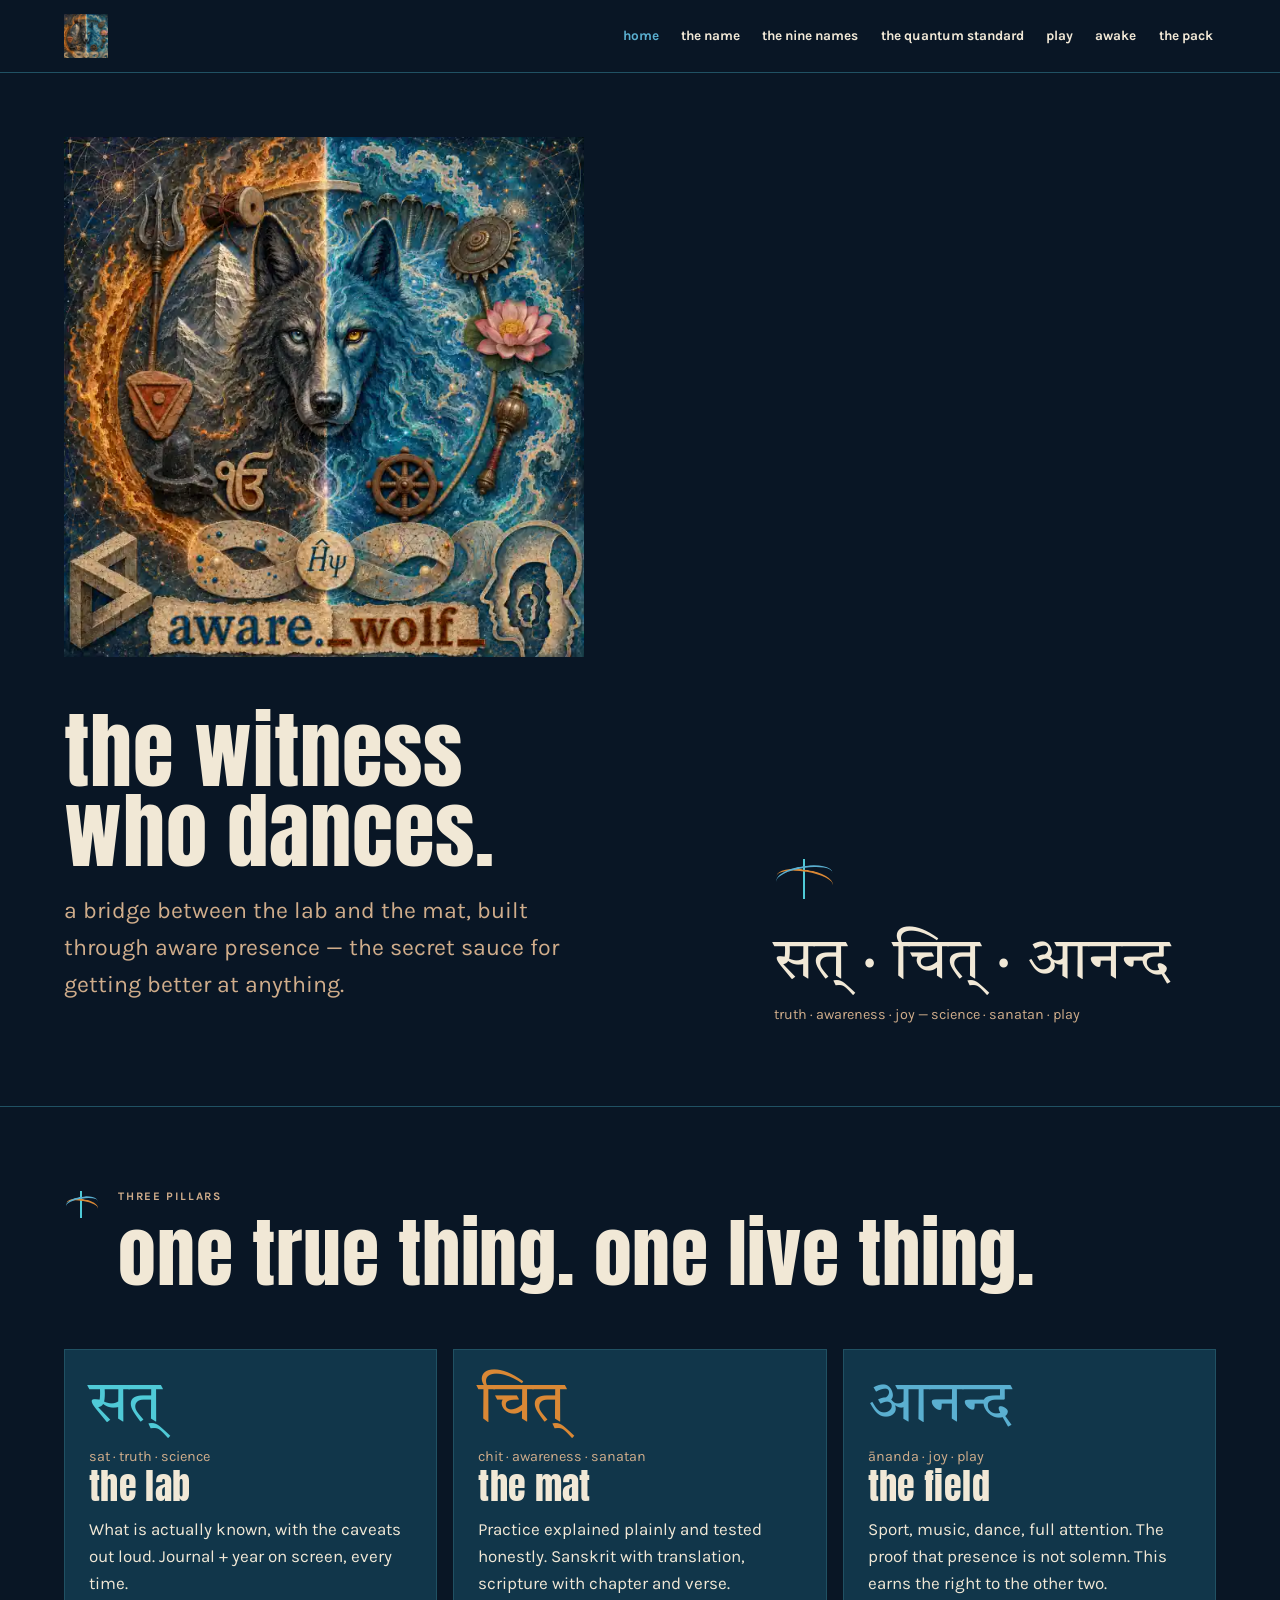
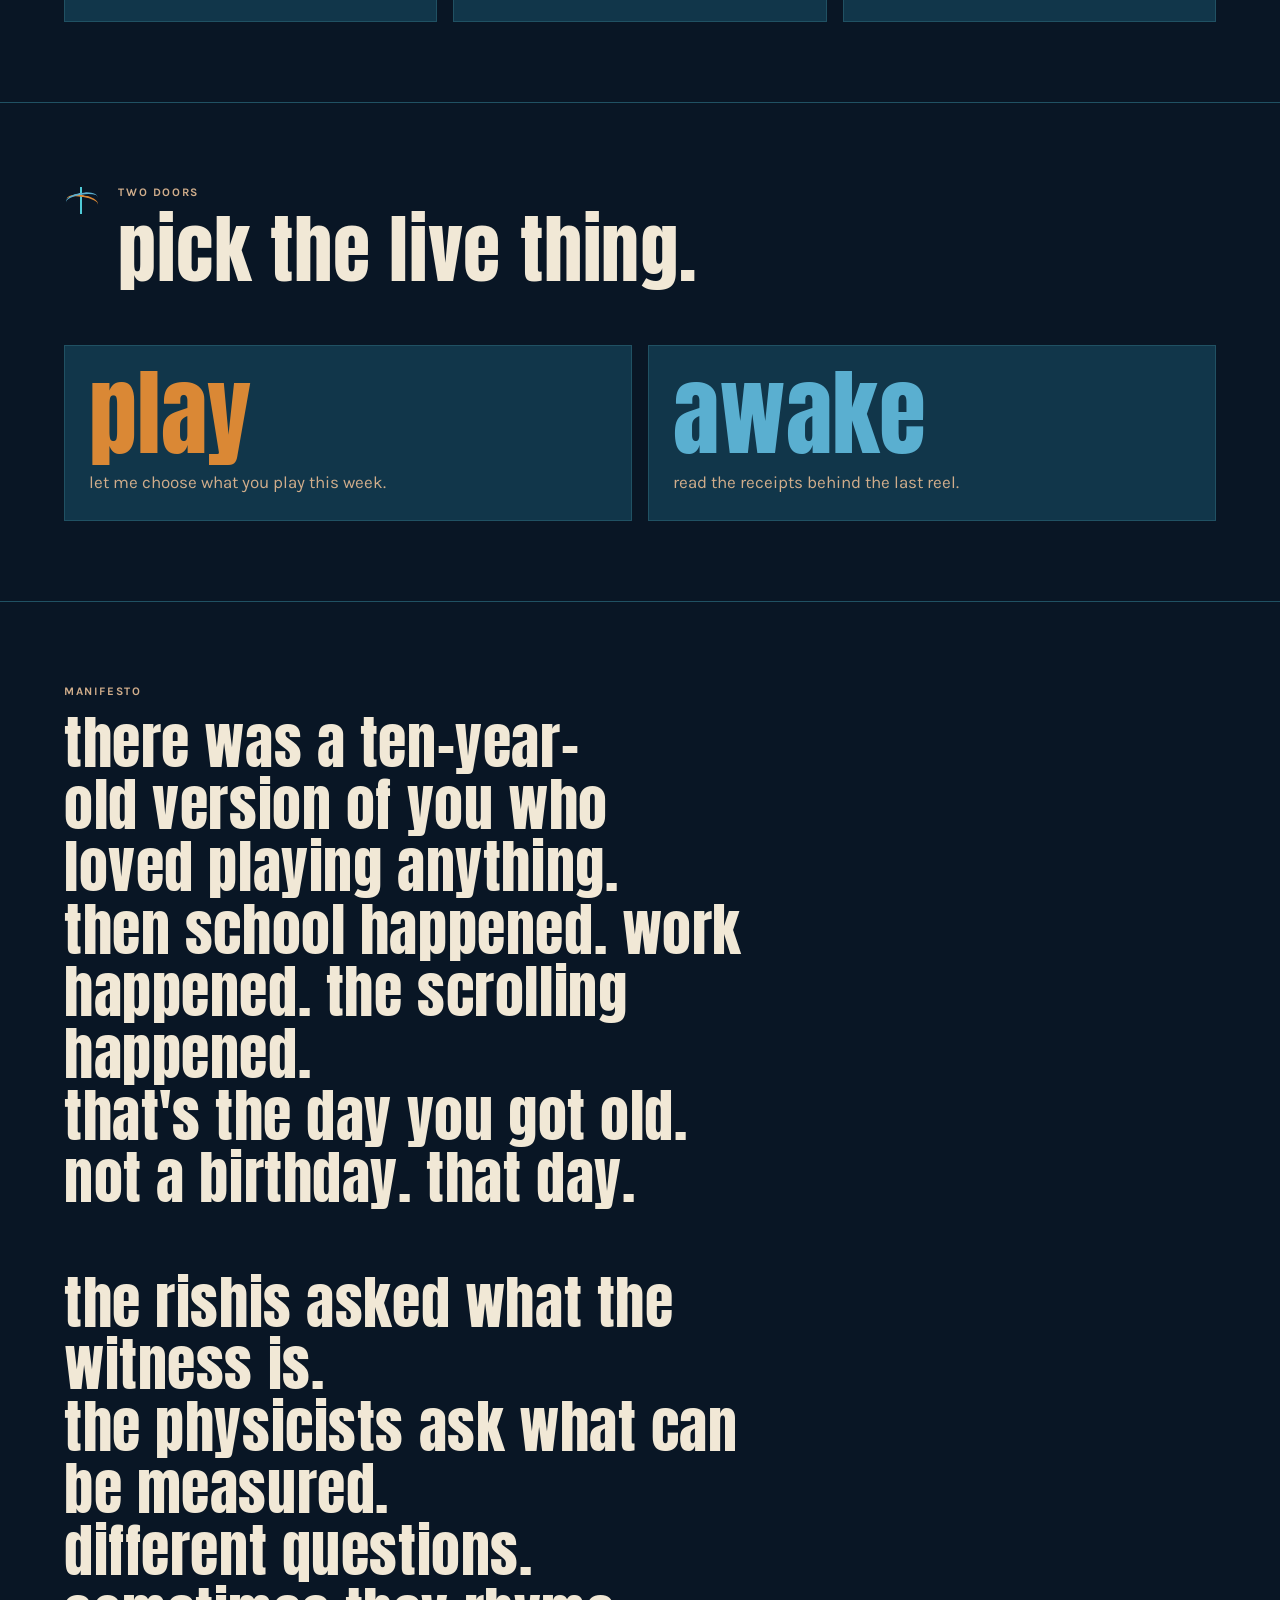
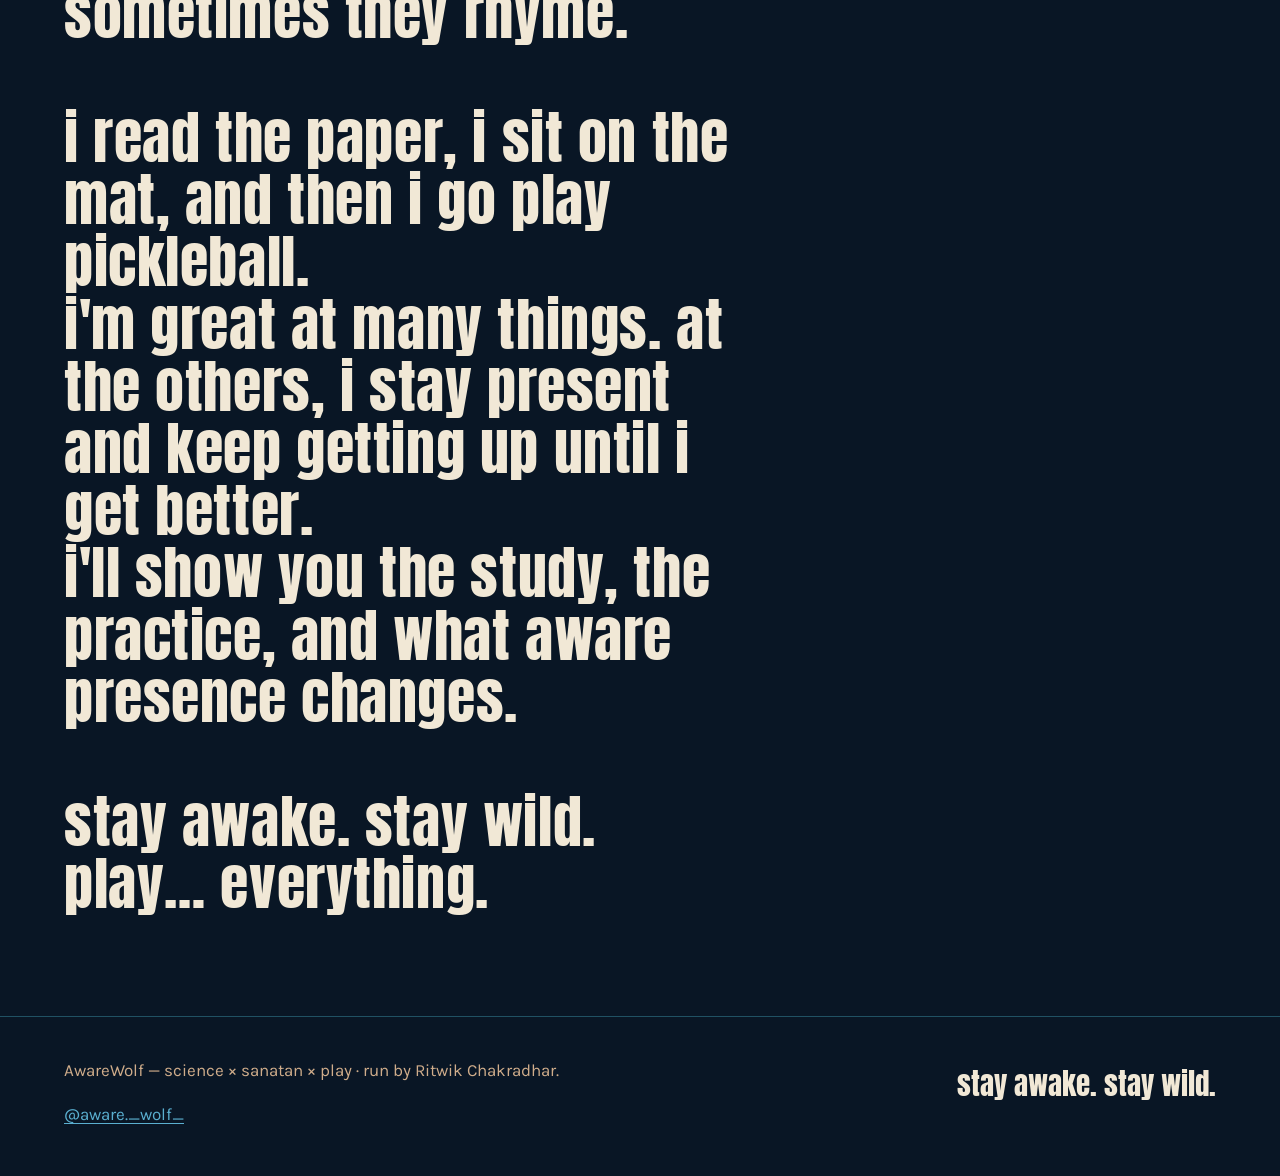
<file: index.html>
<!doctype html>
<html lang="en">
<head>
  <meta charset="utf-8"><meta name="viewport" content="width=device-width,initial-scale=1">
  <meta name="description" content="AwareWolf — science, sanatan and play. the witness who dances.">
  <title>AwareWolf — the witness who dances.</title><link rel="stylesheet" href="styles.css"><link rel="icon" type="image/png" sizes="64x64" href="brand/awarewolf_favicon_v15.png">
</head>
<body class="night">
<a class="skip-link" href="#main">skip to the page</a>
<header class="site-header"><div class="shell nav-wrap">
  <a href="index.html" aria-label="AwareWolf home"><img class="brand-mark" src="brand/awarewolf_mark_v15.webp" width="192" height="192" alt="AwareWolf emblem: a symmetric Shiva and Narayana wolf within fire, cosmic ocean and a shared quantum field"></a>
  <nav class="site-nav" aria-label="main navigation"><ul><li><a aria-current="page" href="index.html">home</a></li><li><a href="name.html">the name</a></li><li><a href="names.html">the nine names</a></li><li><a href="standard.html">the quantum standard</a></li><li><a href="play.html">play</a></li><li><a href="awake.html">awake</a></li><li><a href="pack.html">the pack</a></li></ul></nav>
</div></header>
<main id="main">
  <section class="hero"><div class="shell hero-grid">
    <div><img class="lockup" src="brand/awarewolf_identity_v15.webp" width="640" height="640" alt="AwareWolf surrealist emblem: a symmetric Shiva and Narayana wolf, sacred natural-material artifacts, fire and cosmic ocean joined through a quantum field, with the handle aware dot underscore wolf underscore"><h1 class="thesis">the witness who dances.</h1><p class="tagline">a bridge between the lab and the mat, built through aware presence — the secret sauce for getting better at anything.</p></div>
    <div><div class="field-mark" aria-hidden="true"></div><div class="triad"><span class="sanskrit" lang="sa">सत् · चित् · आनन्द</span><span class="translation">truth · awareness · joy — science · sanatan · play</span></div></div>
  </div></section>
  <section class="section"><div class="shell"><div class="section-head"><span class="field-mark" aria-hidden="true"></span><div><p class="eyebrow">three pillars</p><h2>one true thing. one live thing.</h2></div></div>
    <div class="grid grid-3">
      <article class="card pillar pillar-lab"><span class="sanskrit" lang="sa">सत्</span><span class="translation">sat · truth · science</span><h3>the lab</h3><p>What is actually known, with the caveats out loud. Journal + year on screen, every time.</p></article>
      <article class="card pillar pillar-sanatan"><span class="sanskrit" lang="sa">चित्</span><span class="translation">chit · awareness · sanatan</span><h3>the mat</h3><p>Practice explained plainly and tested honestly. Sanskrit with translation, scripture with chapter and verse.</p></article>
      <article class="card pillar pillar-play"><span class="sanskrit" lang="sa">आनन्द</span><span class="translation">ānanda · joy · play</span><h3>the field</h3><p>Sport, music, dance, full attention. The proof that presence is not solemn. This earns the right to the other two.</p></article>
    </div>
  </div></section>
  <section class="section"><div class="shell"><div class="section-head"><span class="field-mark" aria-hidden="true"></span><div><p class="eyebrow">two doors</p><h2>pick the live thing.</h2></div></div><div class="calls"><a class="call" href="play.html"><strong>play</strong><span>let me choose what you play this week.</span></a><a class="call" href="awake.html"><strong>awake</strong><span>read the receipts behind the last reel.</span></a></div></div></section>
  <section class="section"><div class="shell"><p class="eyebrow">manifesto</p><h2 class="manifesto">there was a ten-year-old version of you who loved playing anything.<br>then school happened. work happened. the scrolling happened.<br>that's the day you got old. not a birthday. that day.<br><br>the rishis asked what the witness is.<br>the physicists ask what can be measured.<br>different questions. sometimes they rhyme.<br><br>i read the paper, i sit on the mat, and then i go play pickleball.<br>i'm great at many things. at the others, i stay present and keep getting up until i get better.<br>i'll show you the study, the practice, and what aware presence changes.<br><br>stay awake. stay wild.<br>play… everything.</h2></div></section>
</main>
<footer class="site-footer"><div class="shell footer-grid"><div><p>AwareWolf — science × sanatan × play · run by Ritwik Chakradhar.</p><a href="https://www.instagram.com/aware._wolf_/" rel="me">@aware._wolf_</a></div><p class="closing">stay awake. stay wild.</p></div></footer>
</body></html>
</file>
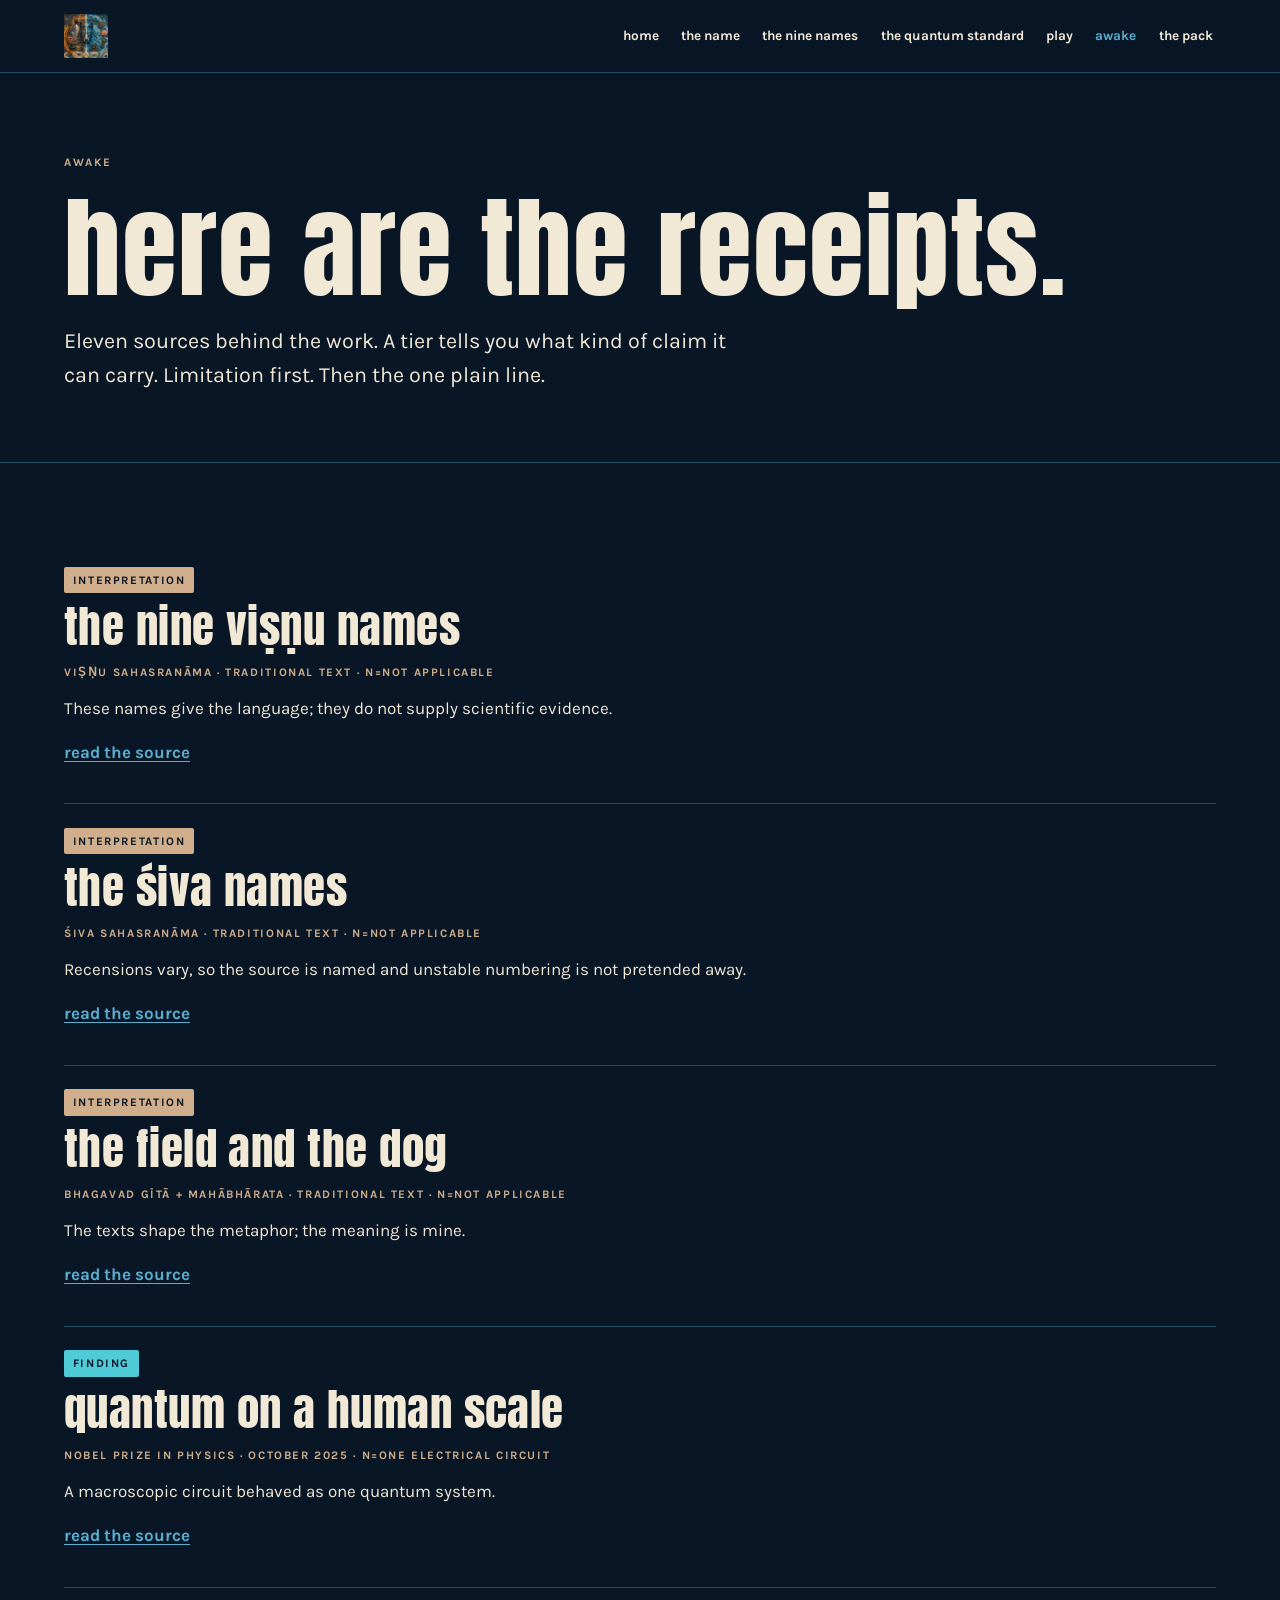
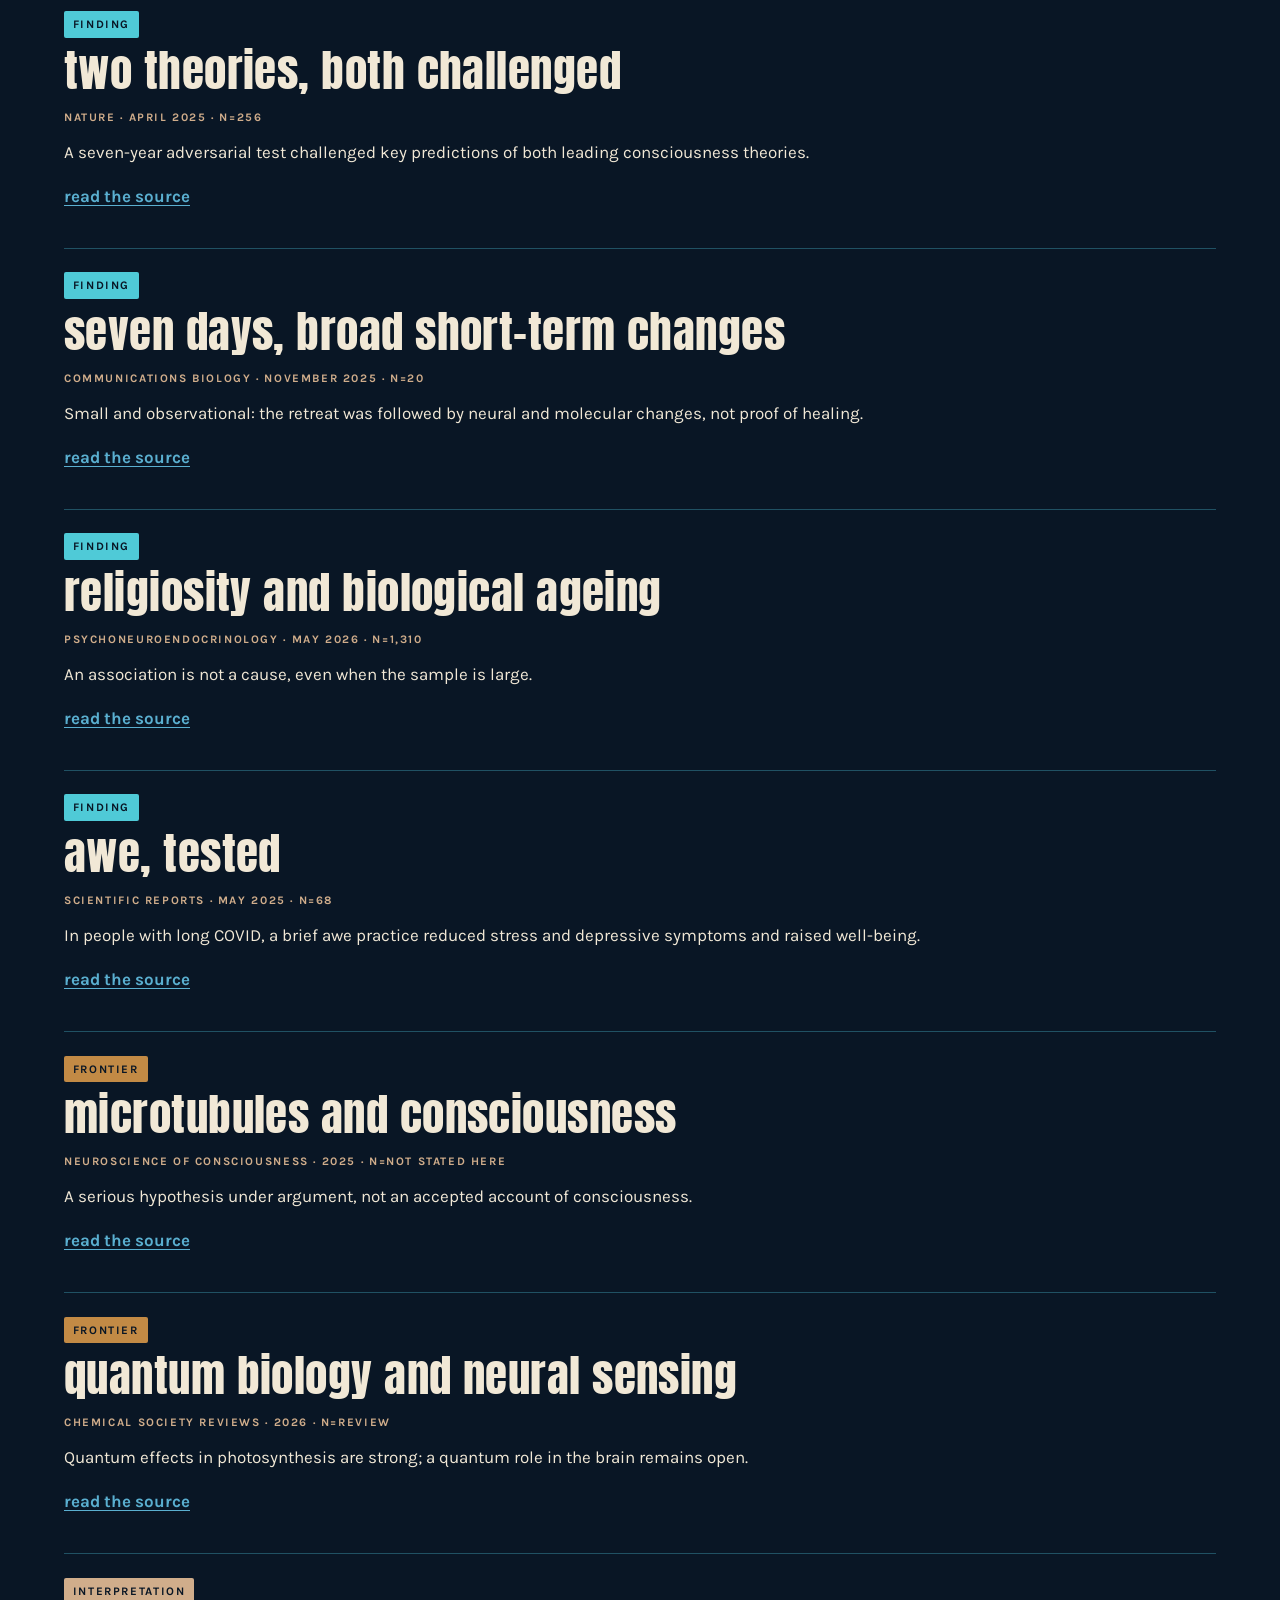
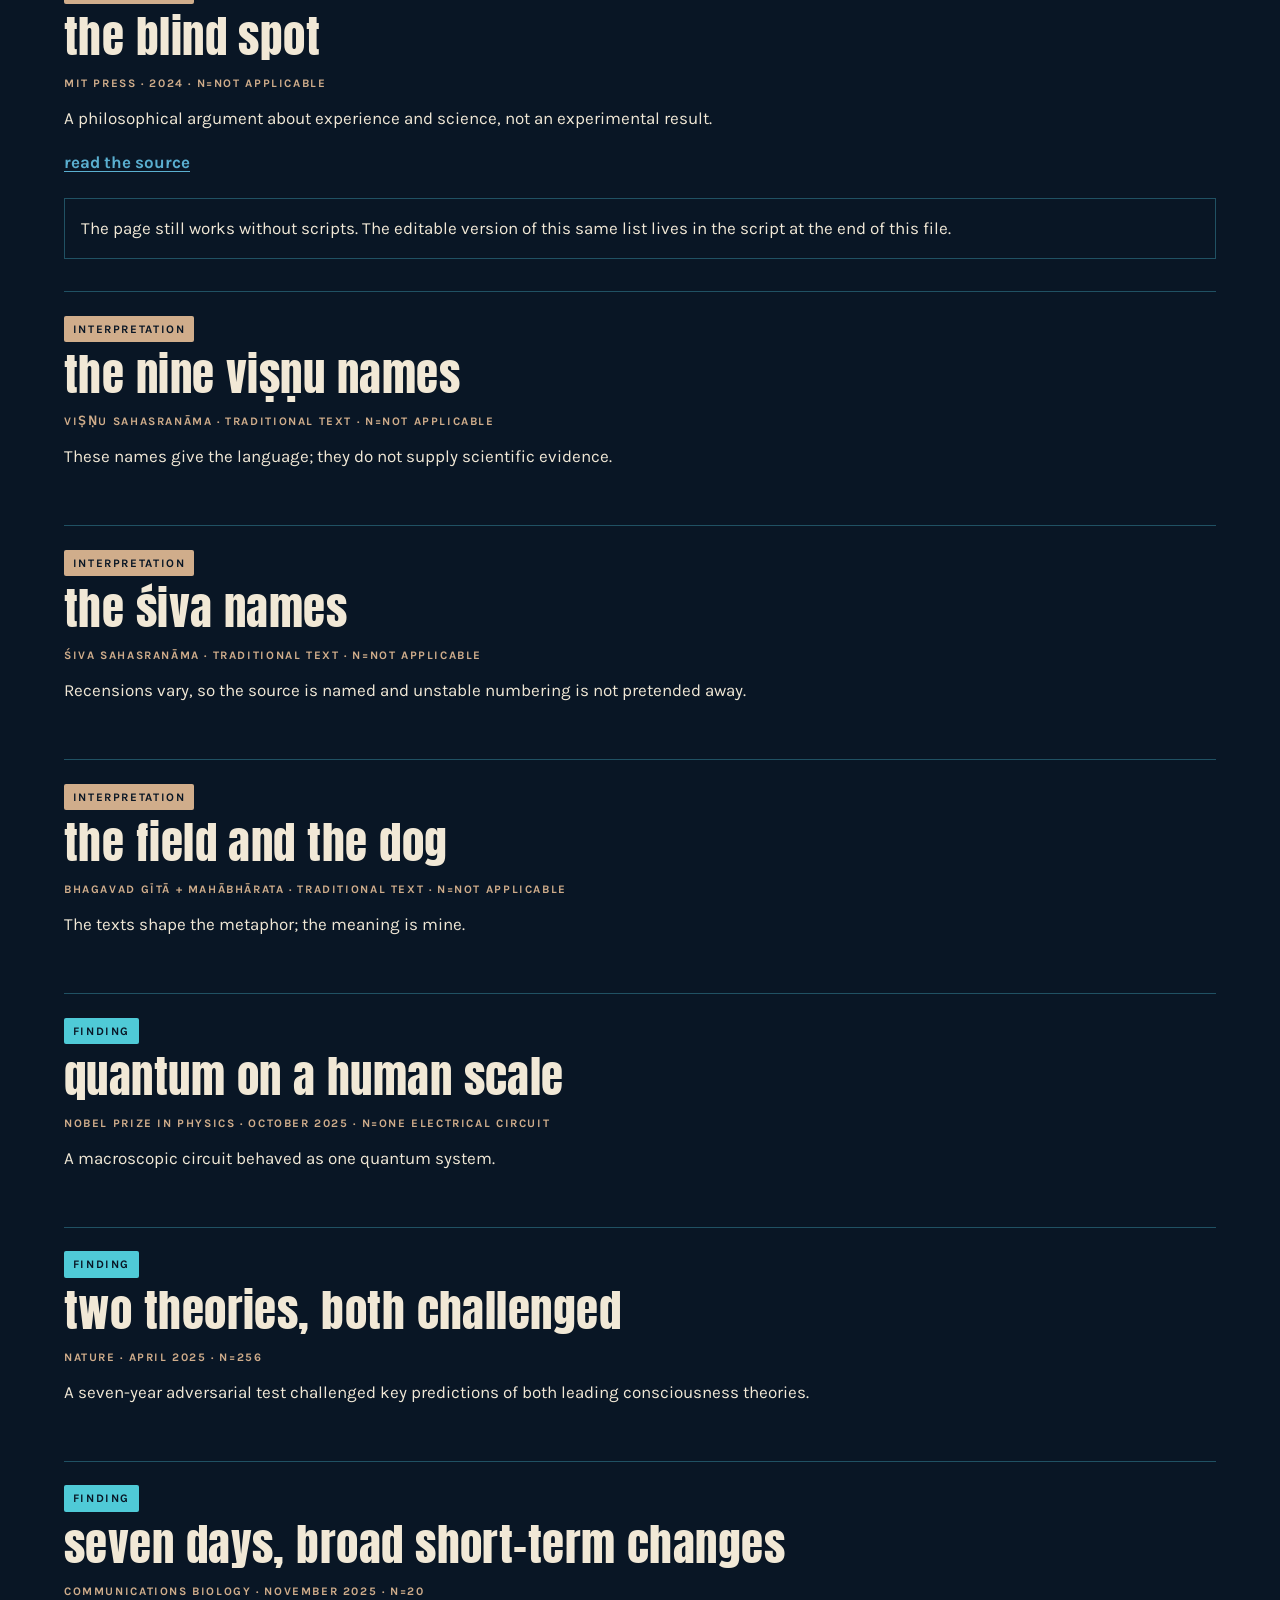
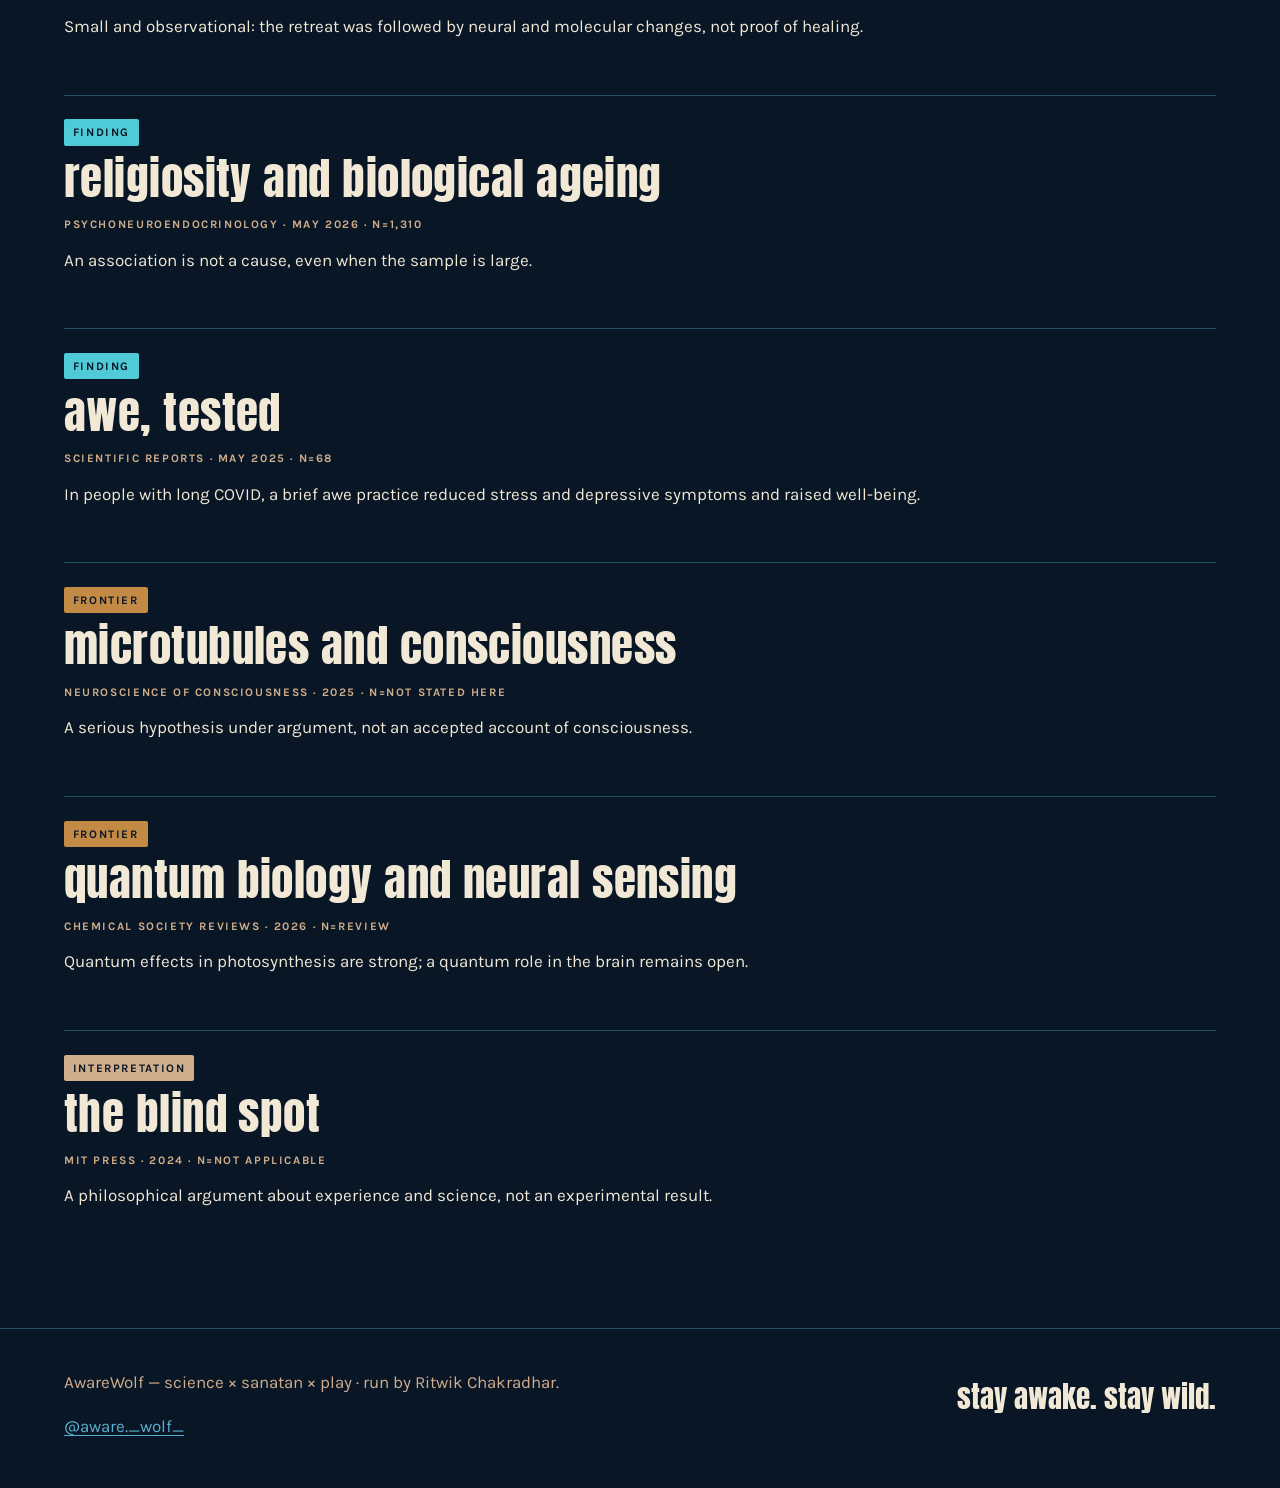
<file: awake.html>
<!doctype html><html lang="en"><head><meta charset="utf-8"><meta name="viewport" content="width=device-width,initial-scale=1"><meta name="description" content="The studies behind AwareWolf — with the limitation before the takeaway."><title>Awake — AwareWolf</title><link rel="stylesheet" href="styles.css"><link rel="icon" type="image/png" sizes="64x64" href="brand/awarewolf_favicon_v15.png"></head>
<body class="night"><a class="skip-link" href="#main">skip to the page</a><header class="site-header"><div class="shell nav-wrap"><a href="index.html" aria-label="AwareWolf home"><img class="brand-mark" src="brand/awarewolf_mark_v15.webp" width="192" height="192" alt="AwareWolf emblem: a symmetric Shiva and Narayana wolf within fire, cosmic ocean and a shared quantum field"></a><nav class="site-nav" aria-label="main navigation"><ul><li><a href="index.html">home</a></li><li><a href="name.html">the name</a></li><li><a href="names.html">the nine names</a></li><li><a href="standard.html">the quantum standard</a></li><li><a href="play.html">play</a></li><li><a aria-current="page" href="awake.html">awake</a></li><li><a href="pack.html">the pack</a></li></ul></nav></div></header>
<main id="main"><header class="page-intro shell"><p class="eyebrow">awake</p><h1>here are the receipts.</h1><p class="lede">Eleven sources behind the work. A tier tells you what kind of claim it can carry. Limitation first. Then the one plain line.</p></header>
<section class="section"><div class="shell"><div id="studies" class="study-list" aria-live="polite"></div>
<div id="study-fallback" class="study-list"><p class="noscript-note">The page still works without scripts. The editable version of this same list lives in the script at the end of this file.</p>
<article class="study"><span class="tier tier-interpretation">interpretation</span><h2>the nine viṣṇu names</h2><p class="meta">Viṣṇu Sahasranāma · traditional text · n=not applicable</p><p>These names give the language; they do not supply scientific evidence.</p></article>
<article class="study"><span class="tier tier-interpretation">interpretation</span><h2>the śiva names</h2><p class="meta">Śiva Sahasranāma · traditional text · n=not applicable</p><p>Recensions vary, so the source is named and unstable numbering is not pretended away.</p></article>
<article class="study"><span class="tier tier-interpretation">interpretation</span><h2>the field and the dog</h2><p class="meta">Bhagavad Gītā + Mahābhārata · traditional text · n=not applicable</p><p>The texts shape the metaphor; the meaning is mine.</p></article>
<article class="study"><span class="tier tier-finding">finding</span><h2>quantum on a human scale</h2><p class="meta">Nobel Prize in Physics · October 2025 · n=one electrical circuit</p><p>A macroscopic circuit behaved as one quantum system.</p></article>
<article class="study"><span class="tier tier-finding">finding</span><h2>two theories, both challenged</h2><p class="meta">Nature · April 2025 · n=256</p><p>A seven-year adversarial test challenged key predictions of both leading consciousness theories.</p></article>
<article class="study"><span class="tier tier-finding">finding</span><h2>seven days, broad short-term changes</h2><p class="meta">Communications Biology · November 2025 · n=20</p><p>Small and observational: the retreat was followed by neural and molecular changes, not proof of healing.</p></article>
<article class="study"><span class="tier tier-finding">finding</span><h2>religiosity and biological ageing</h2><p class="meta">Psychoneuroendocrinology · May 2026 · n=1,310</p><p>An association is not a cause, even when the sample is large.</p></article>
<article class="study"><span class="tier tier-finding">finding</span><h2>awe, tested</h2><p class="meta">Scientific Reports · May 2025 · n=68</p><p>In people with long COVID, a brief awe practice reduced stress and depressive symptoms and raised well-being.</p></article>
<article class="study"><span class="tier tier-frontier">frontier</span><h2>microtubules and consciousness</h2><p class="meta">Neuroscience of Consciousness · 2025 · n=not stated here</p><p>A serious hypothesis under argument, not an accepted account of consciousness.</p></article>
<article class="study"><span class="tier tier-frontier">frontier</span><h2>quantum biology and neural sensing</h2><p class="meta">Chemical Society Reviews · 2026 · n=review</p><p>Quantum effects in photosynthesis are strong; a quantum role in the brain remains open.</p></article>
<article class="study"><span class="tier tier-interpretation">interpretation</span><h2>the blind spot</h2><p class="meta">MIT Press · 2024 · n=not applicable</p><p>A philosophical argument about experience and science, not an experimental result.</p></article>
</div></div></section></main>
<footer class="site-footer"><div class="shell footer-grid"><div><p>AwareWolf — science × sanatan × play · run by Ritwik Chakradhar.</p><a href="https://www.instagram.com/aware._wolf_/" rel="me">@aware._wolf_</a></div><p class="closing">stay awake. stay wild.</p></div></footer>
<script>
// Edit this one array to add, remove, or update study cards.
const STUDIES = [
 {tier:'interpretation',title:'the nine viṣṇu names',meta:'Viṣṇu Sahasranāma · traditional text · n=not applicable',line:'These names give the language; they do not supply scientific evidence.',url:'https://www.gitasupersite.iitk.ac.in/srimad?language=dv&field_chapter_value=13'},
 {tier:'interpretation',title:'the śiva names',meta:'Śiva Sahasranāma · traditional text · n=not applicable',line:'Recensions vary, so the source is named and unstable numbering is not pretended away.',url:'https://www.sacred-texts.com/hin/mbs/mbs13017.htm'},
 {tier:'interpretation',title:'the field and the dog',meta:'Bhagavad Gītā + Mahābhārata · traditional text · n=not applicable',line:'The texts shape the metaphor; the meaning is mine.',url:'https://www.gitasupersite.iitk.ac.in/srimad?language=dv&field_chapter_value=13'},
 {tier:'finding',title:'quantum on a human scale',meta:'Nobel Prize in Physics · October 2025 · n=one electrical circuit',line:'A macroscopic circuit behaved as one quantum system.',url:'https://www.nobelprize.org/prizes/physics/2025/summary/'},
 {tier:'finding',title:'two theories, both challenged',meta:'Nature · April 2025 · n=256',line:'A seven-year adversarial test challenged key predictions of both leading consciousness theories.',url:'https://www.nature.com/articles/s41586-025-08888-1'},
 {tier:'finding',title:'seven days, broad short-term changes',meta:'Communications Biology · November 2025 · n=20',line:'Small and observational: the retreat was followed by neural and molecular changes, not proof of healing.',url:'https://www.nature.com/articles/s42003-025-09088-3'},
 {tier:'finding',title:'religiosity and biological ageing',meta:'Psychoneuroendocrinology · May 2026 · n=1,310',line:'An association is not a cause, even when the sample is large.',url:'https://www.sciencedirect.com/journal/psychoneuroendocrinology'},
 {tier:'finding',title:'awe, tested',meta:'Scientific Reports · May 2025 · n=68',line:'In people with long COVID, a brief awe practice reduced stress and depressive symptoms and raised well-being.',url:'https://www.nature.com/articles/s41598-025-96555-w'},
 {tier:'frontier',title:'microtubules and consciousness',meta:'Neuroscience of Consciousness · 2025 · n=not stated here',line:'A serious hypothesis under argument, not an accepted account of consciousness.',url:'https://academic.oup.com/nc'},
 {tier:'frontier',title:'quantum biology and neural sensing',meta:'Chemical Society Reviews · 2026 · n=review',line:'Quantum effects in photosynthesis are strong; a quantum role in the brain remains open.',url:'https://pubs.rsc.org/en/journals/journalissues/cs'},
 {tier:'interpretation',title:'the blind spot',meta:'MIT Press · 2024 · n=not applicable',line:'A philosophical argument about experience and science, not an experimental result.',url:'https://mitpress.mit.edu/9780262048804/the-blind-spot/'}
];
const mount=document.getElementById('studies');
const fallback=document.getElementById('study-fallback');
for(const s of STUDIES){const article=document.createElement('article');article.className='study';article.innerHTML=`<span class="tier tier-${s.tier}">${s.tier}</span><h2>${s.title}</h2><p class="meta">${s.meta}</p><p>${s.line}</p><a href="${s.url}" target="_blank" rel="noreferrer">read the source</a>`;mount.appendChild(article)}
fallback.hidden=true;
</script></body></html>
</file>
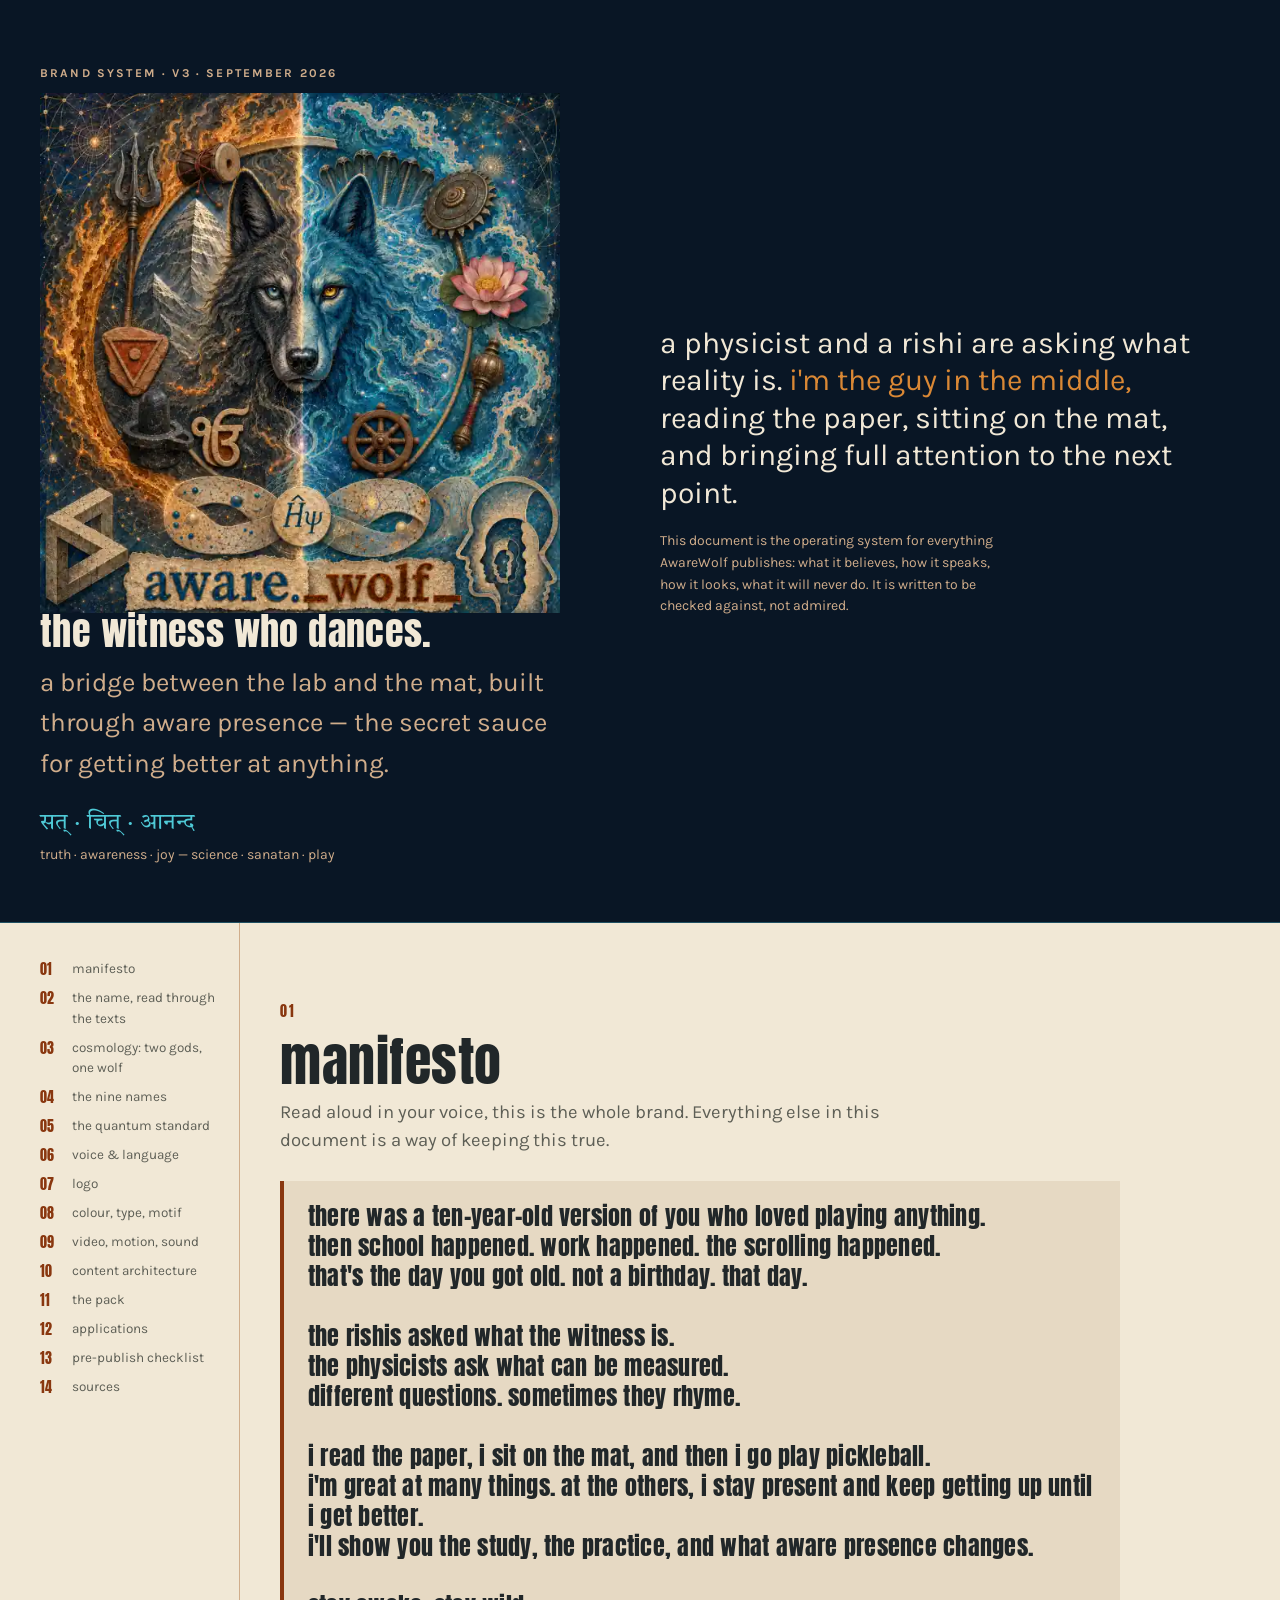
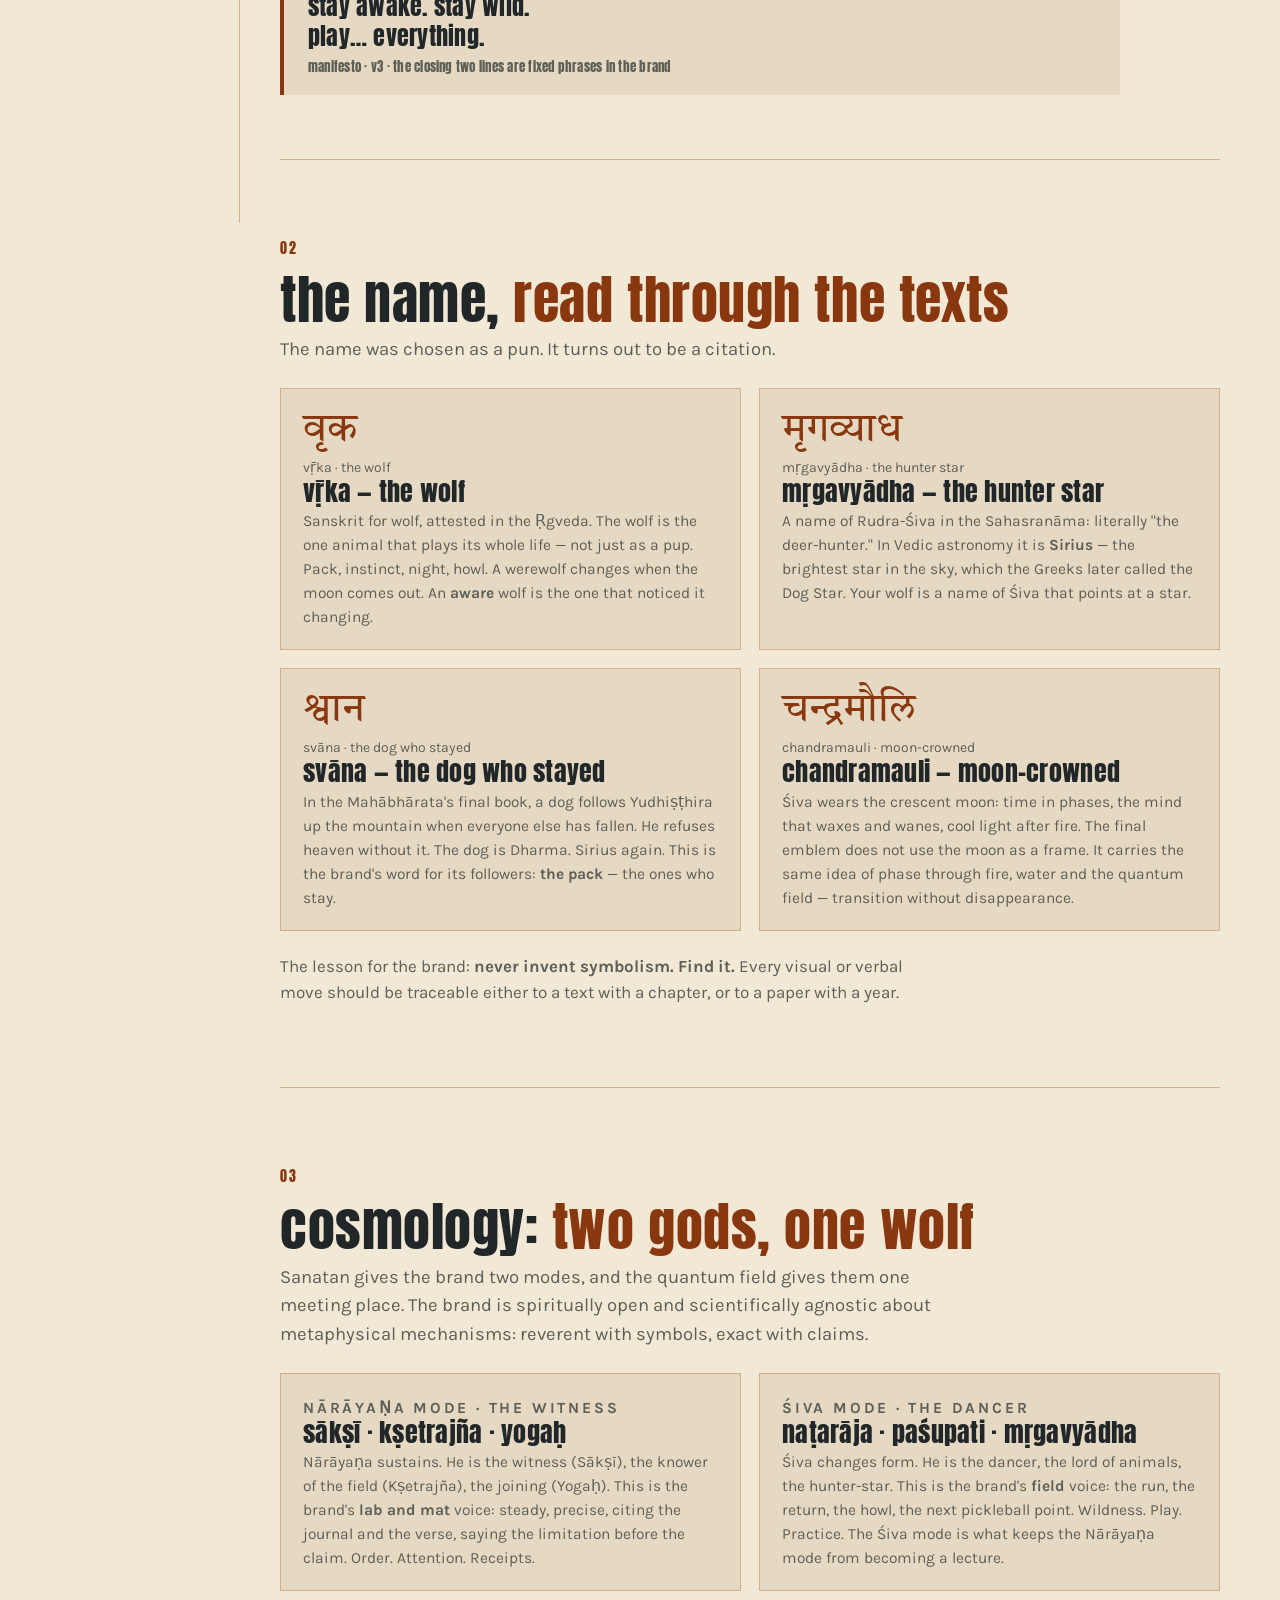
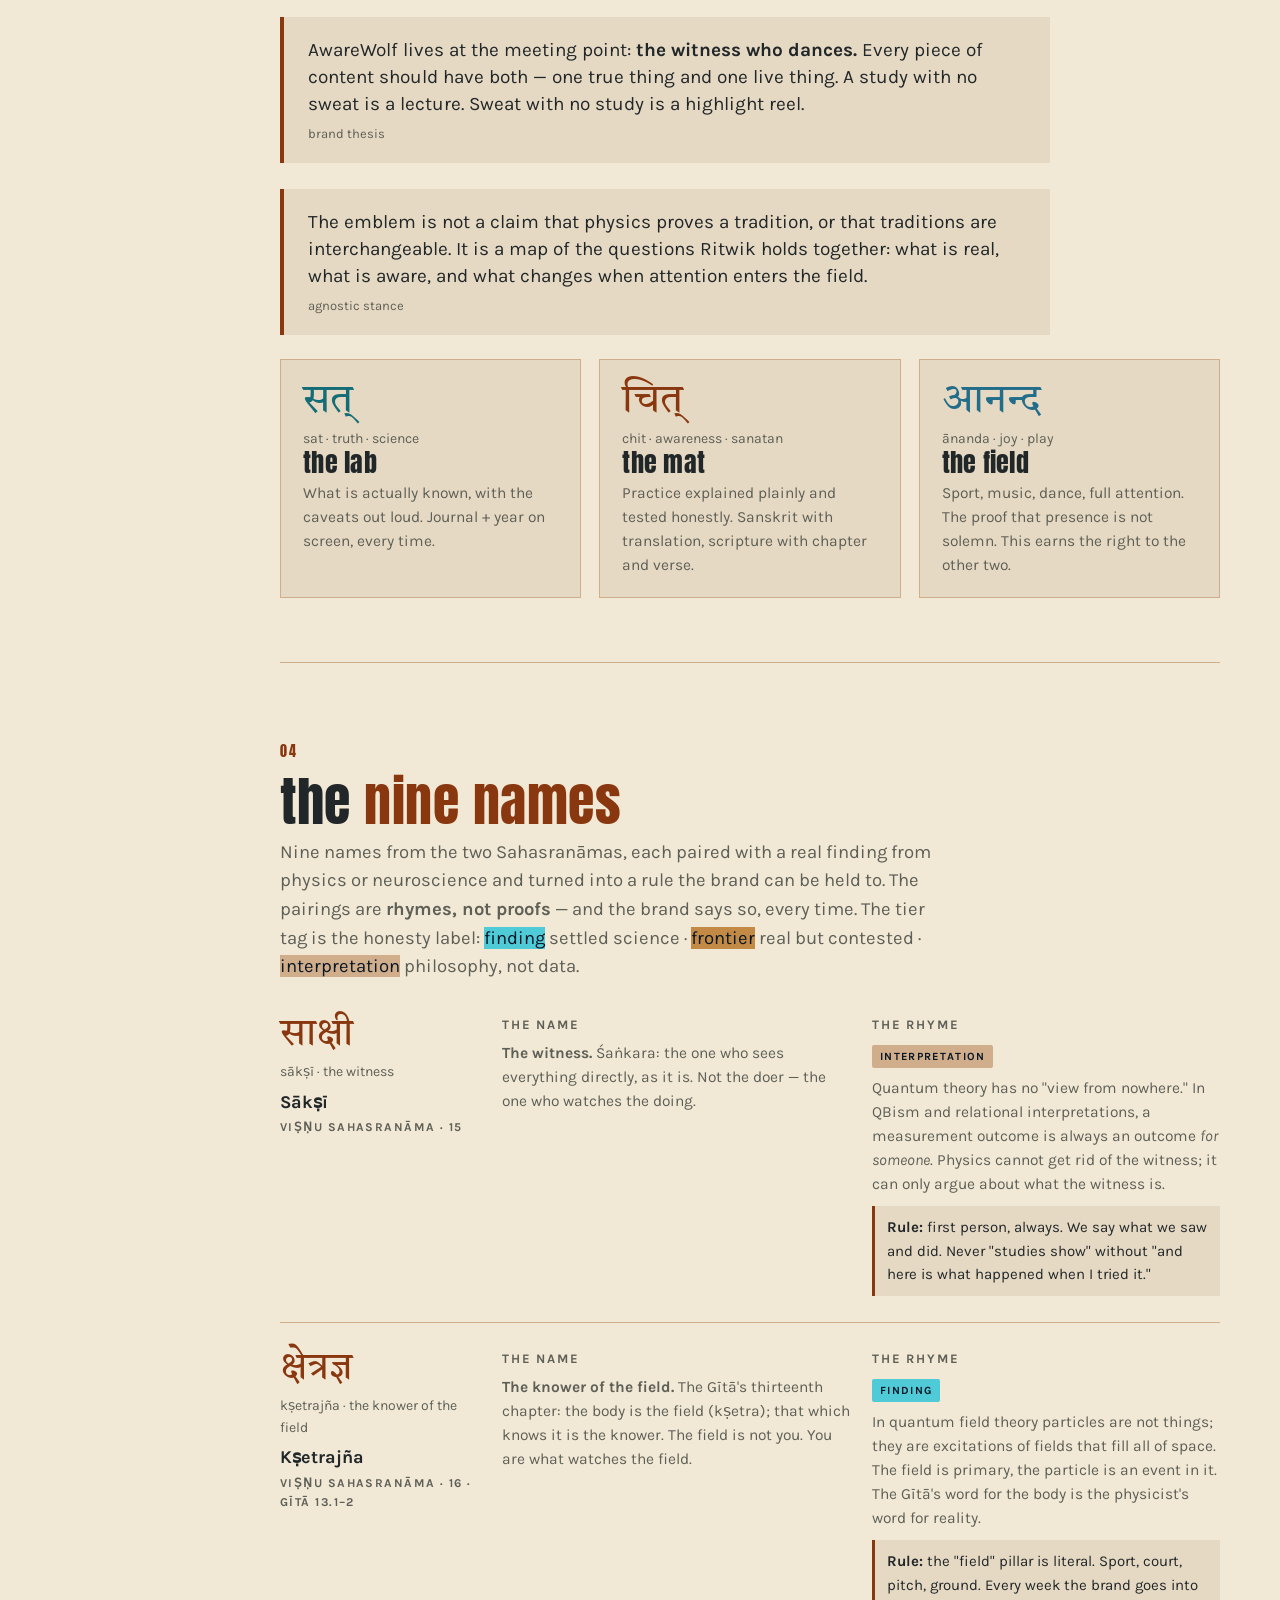
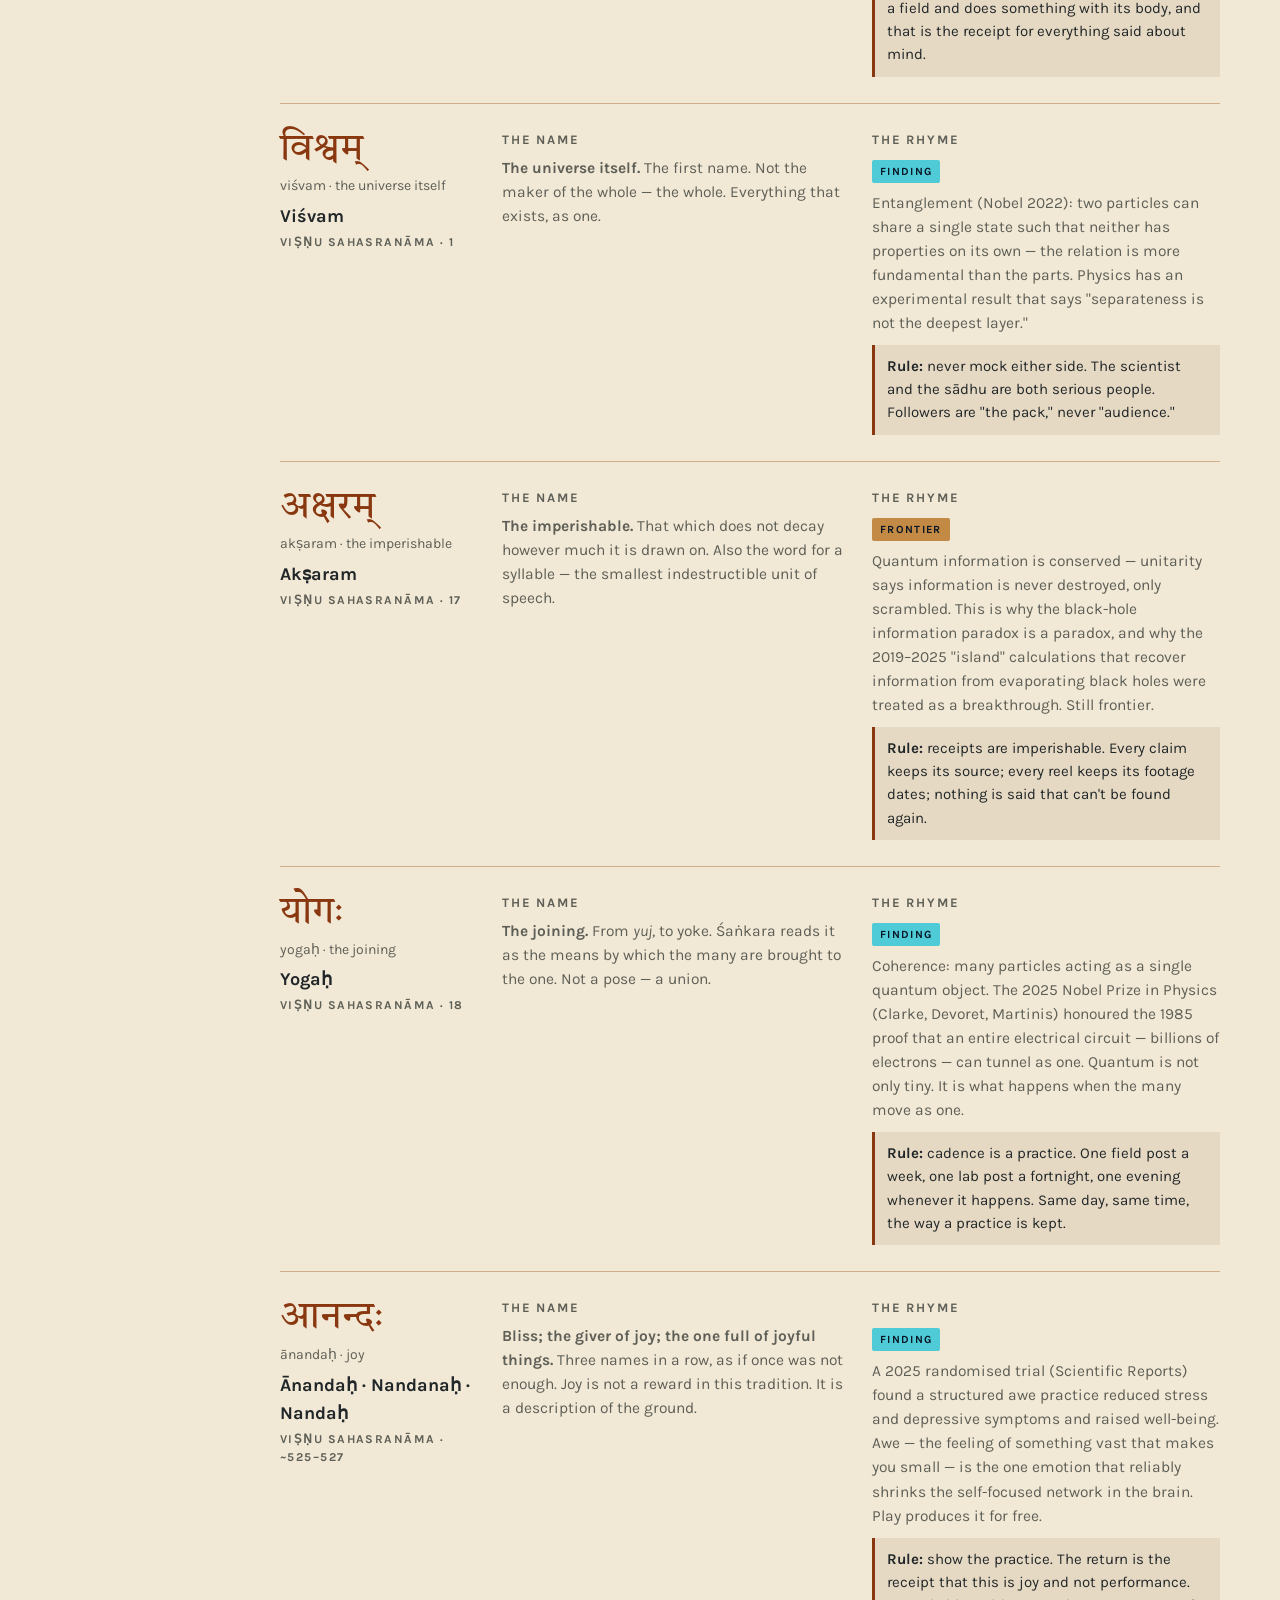
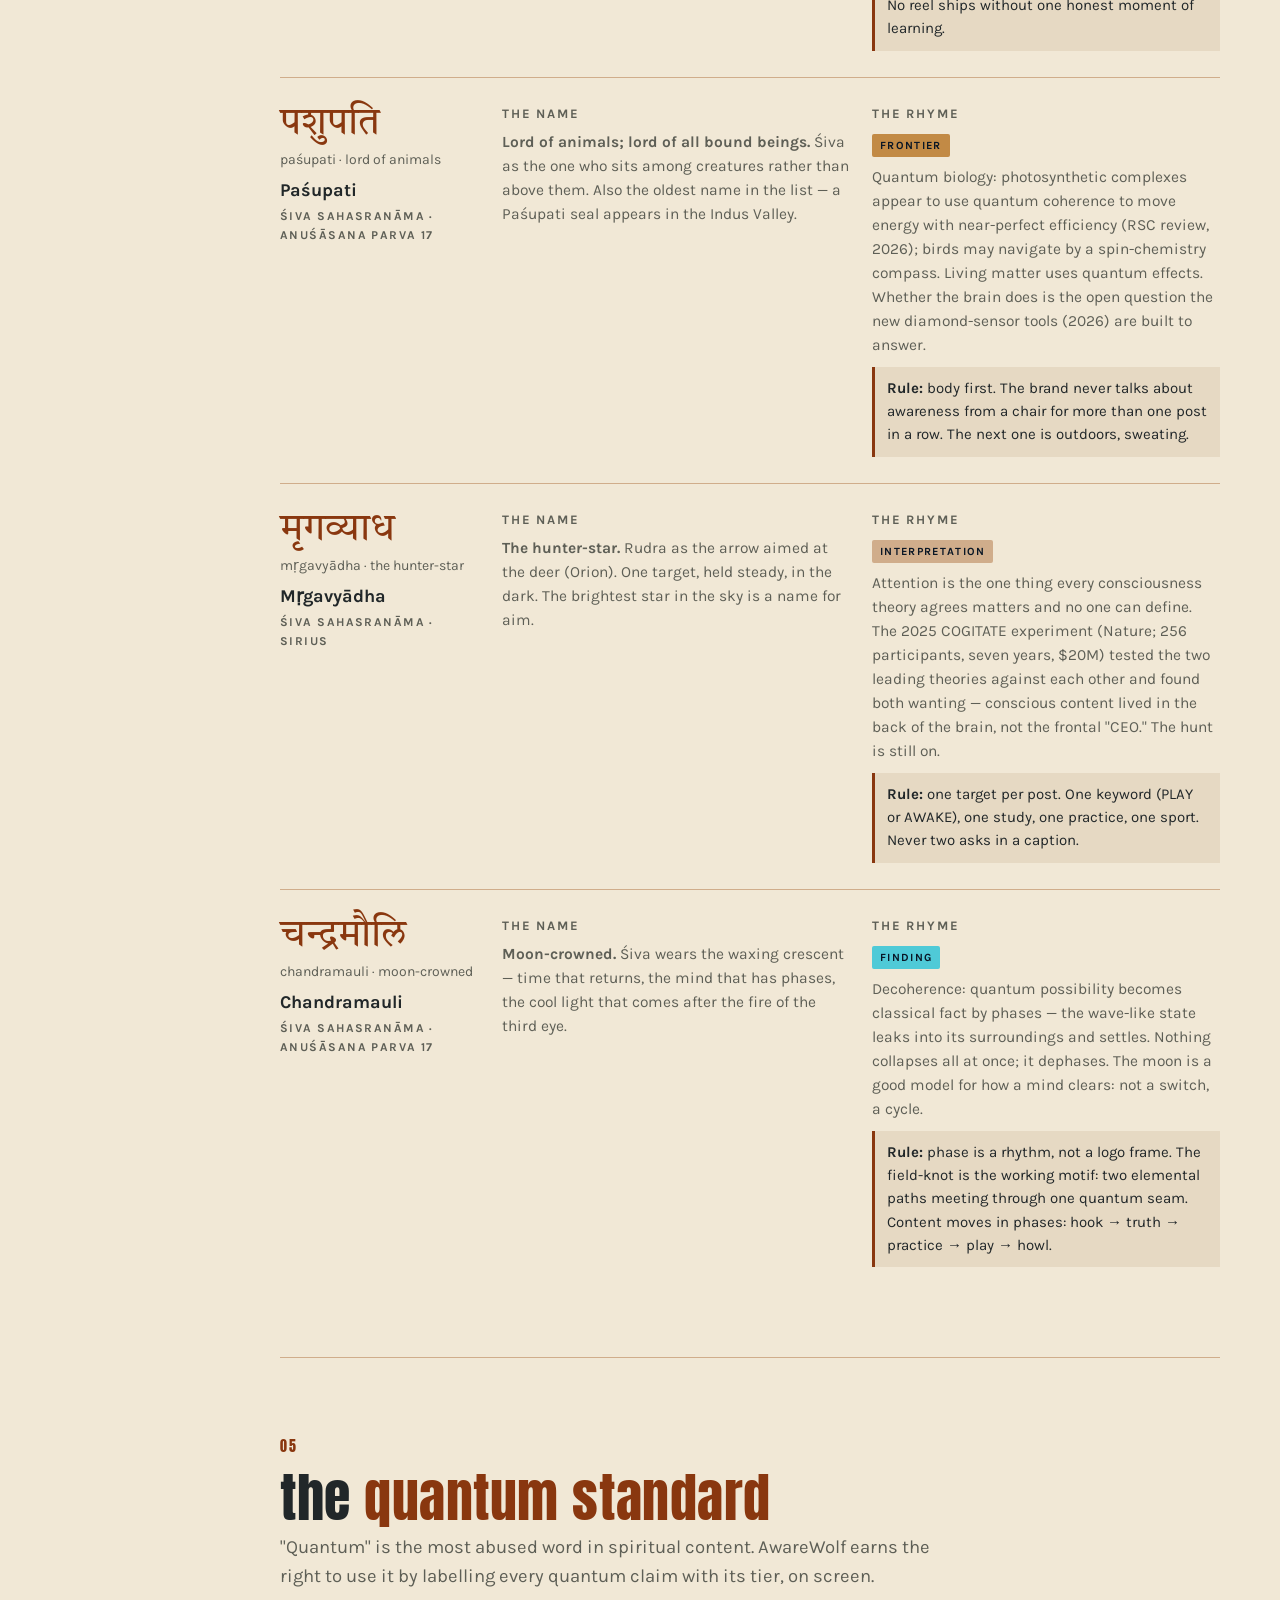
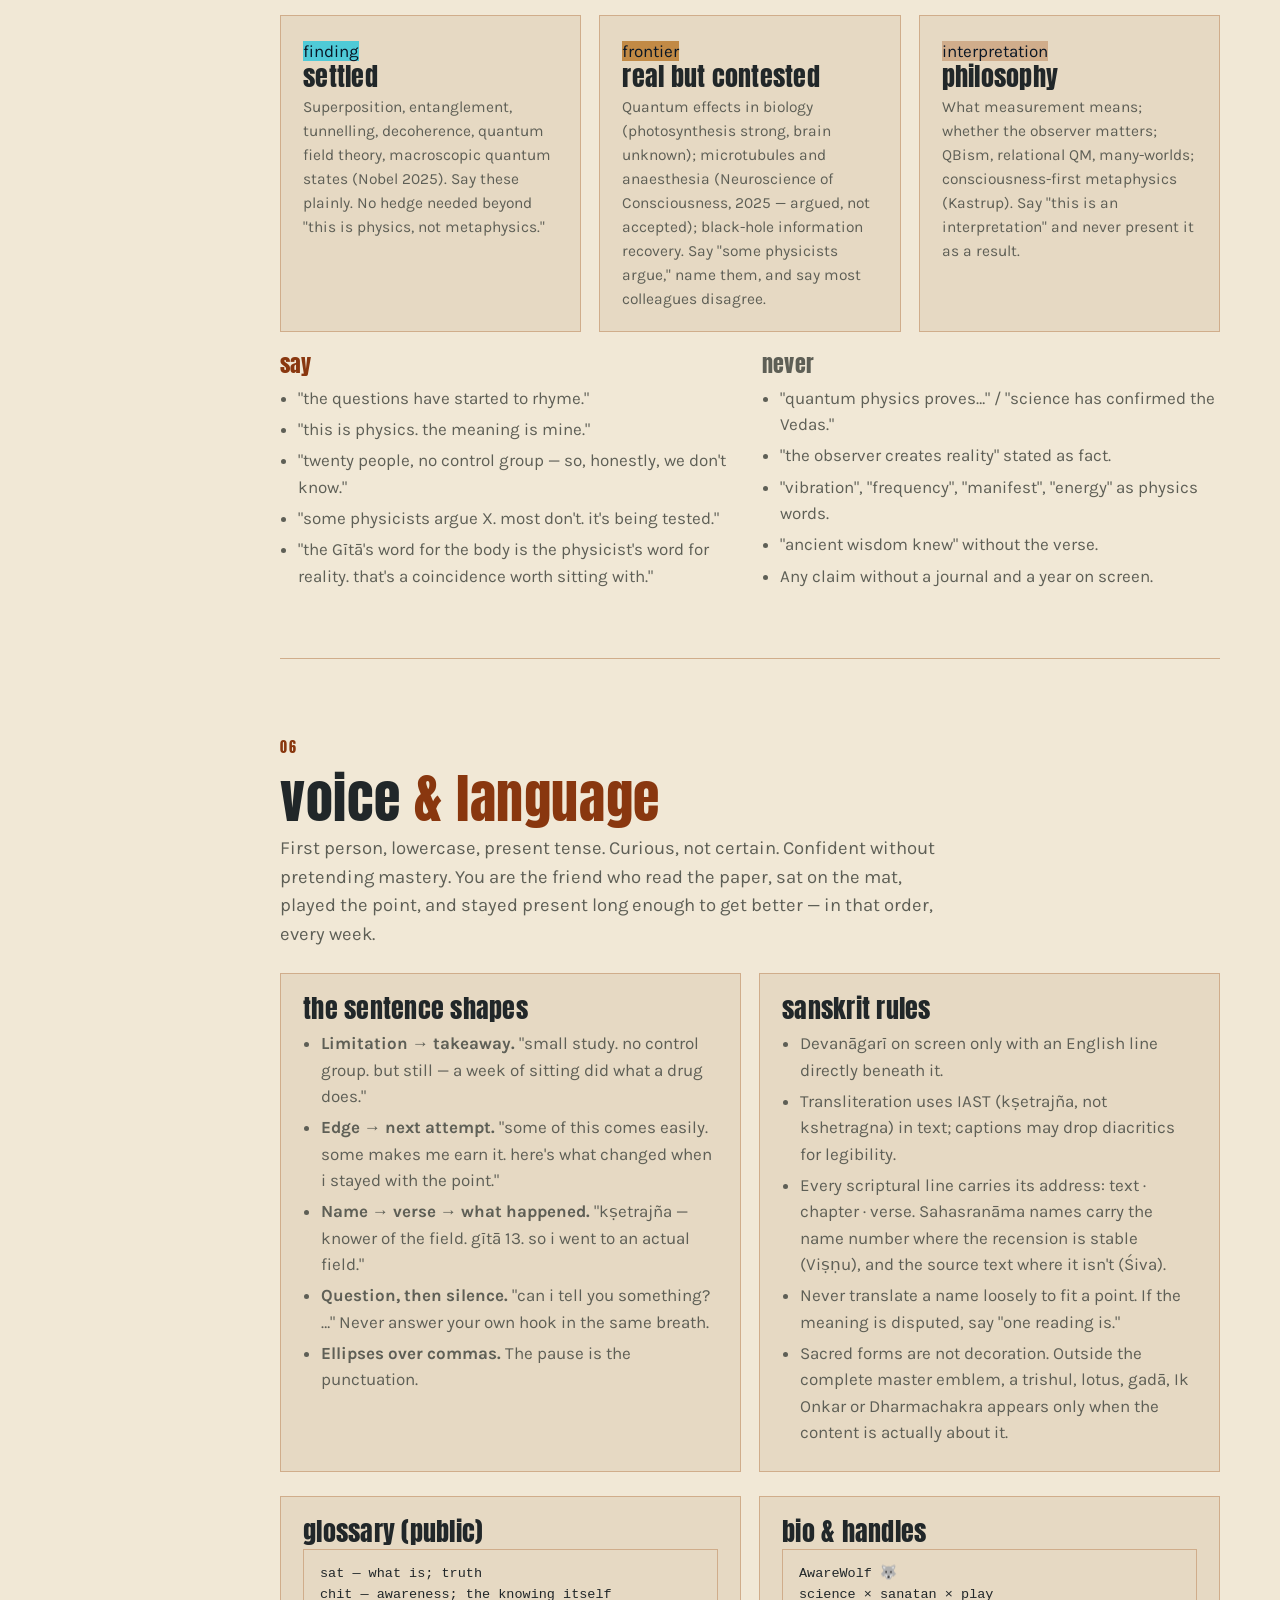
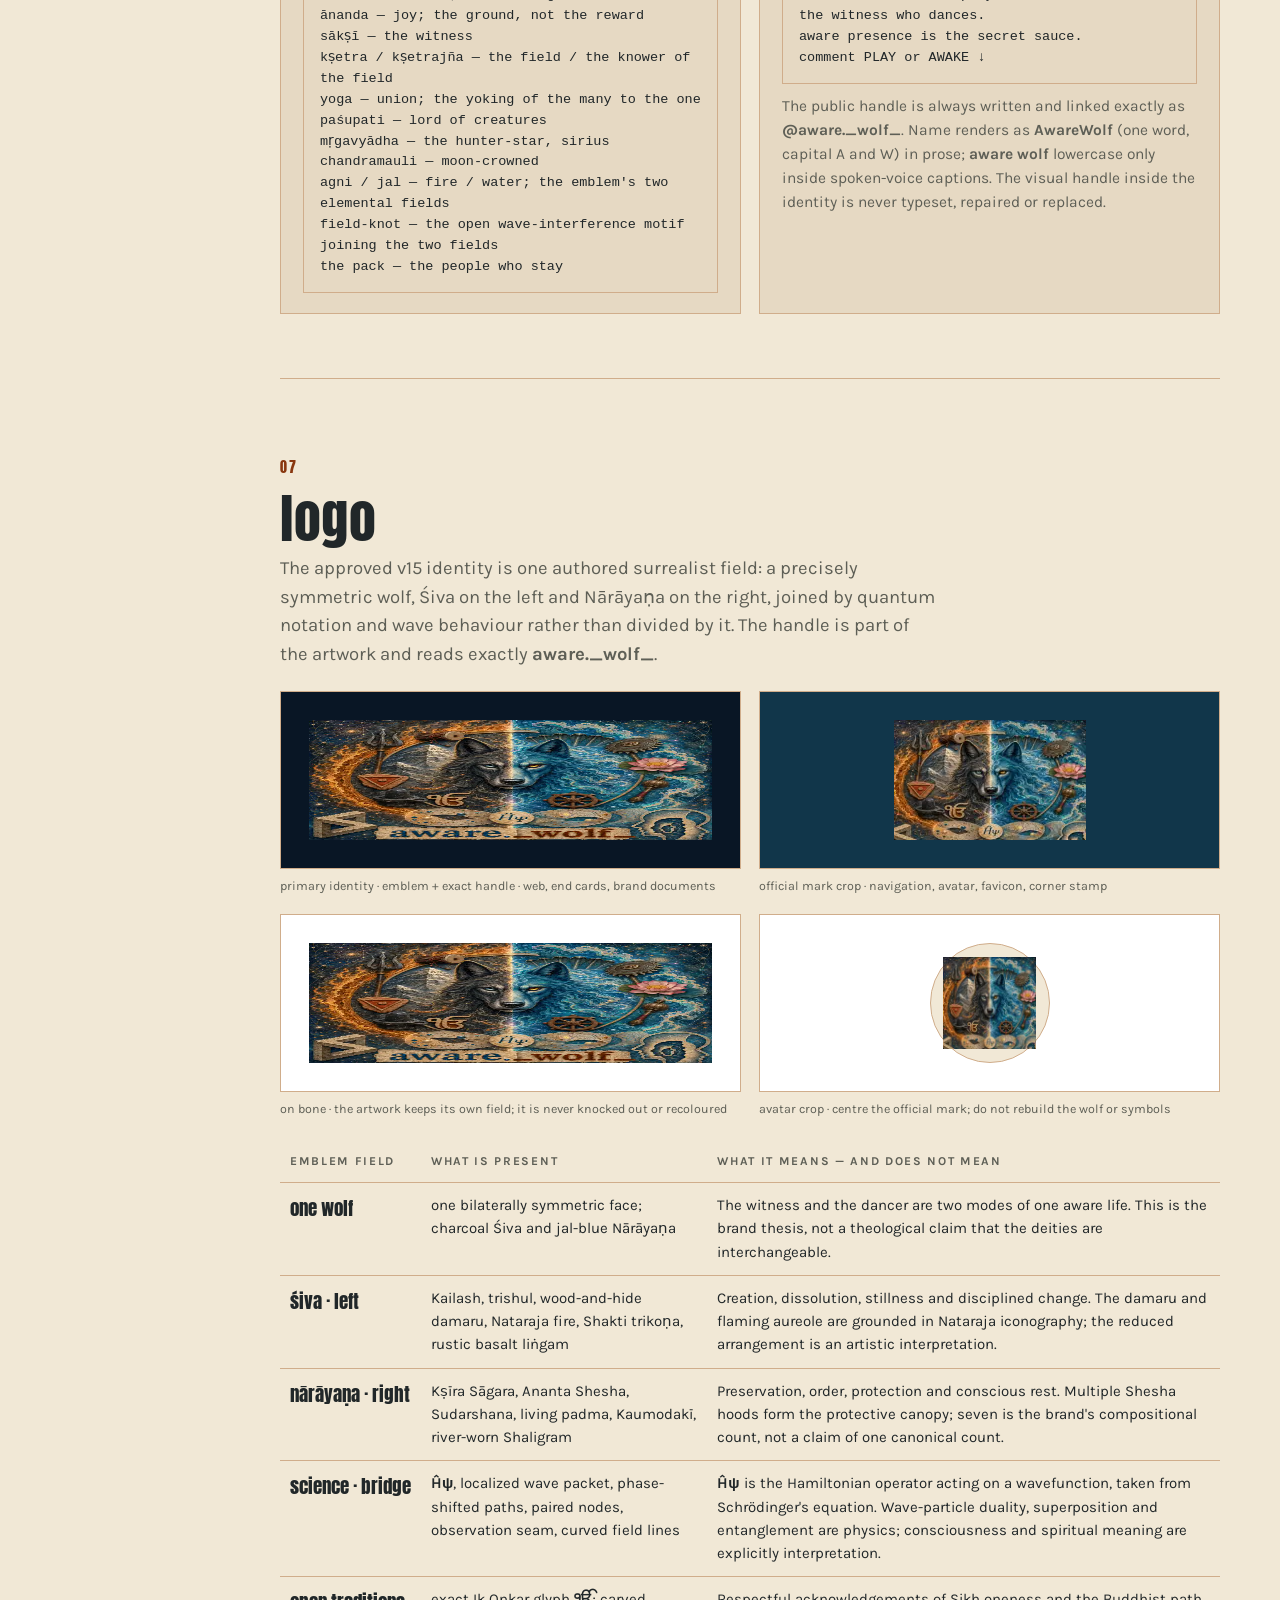
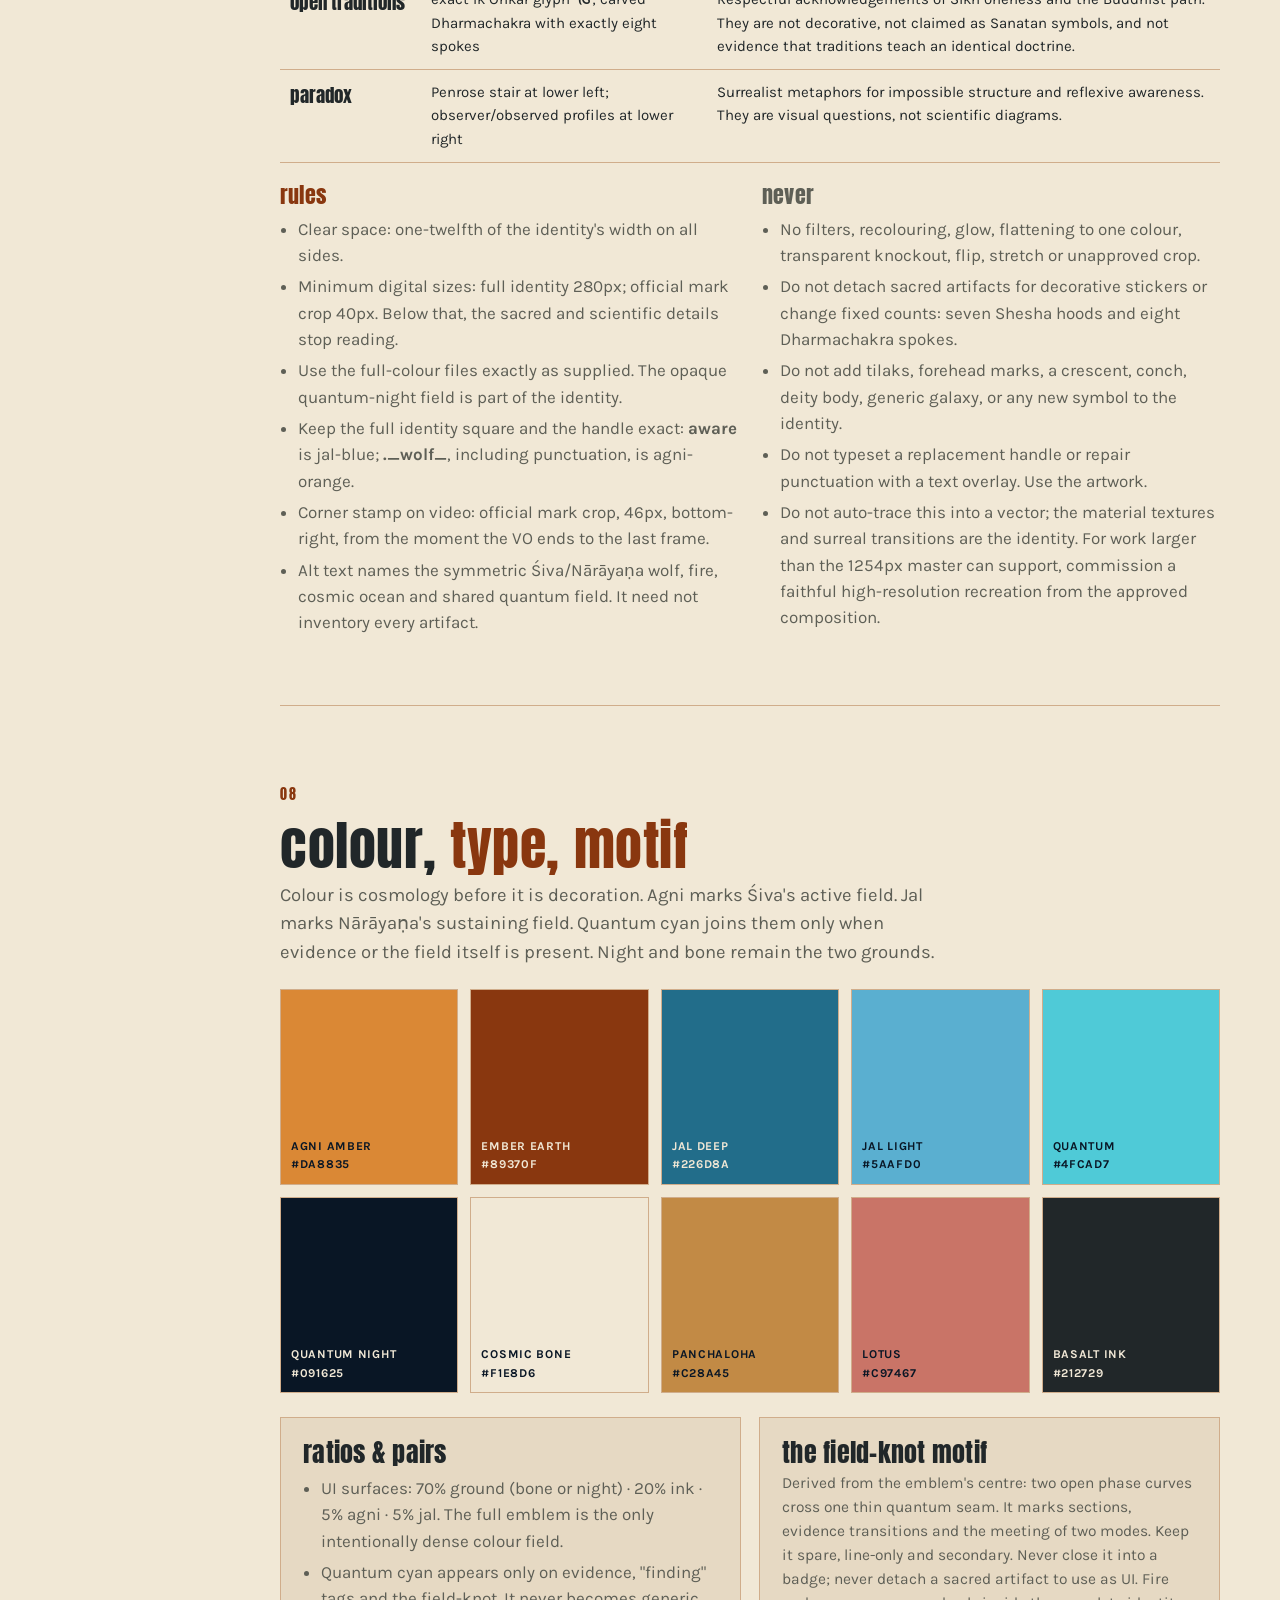
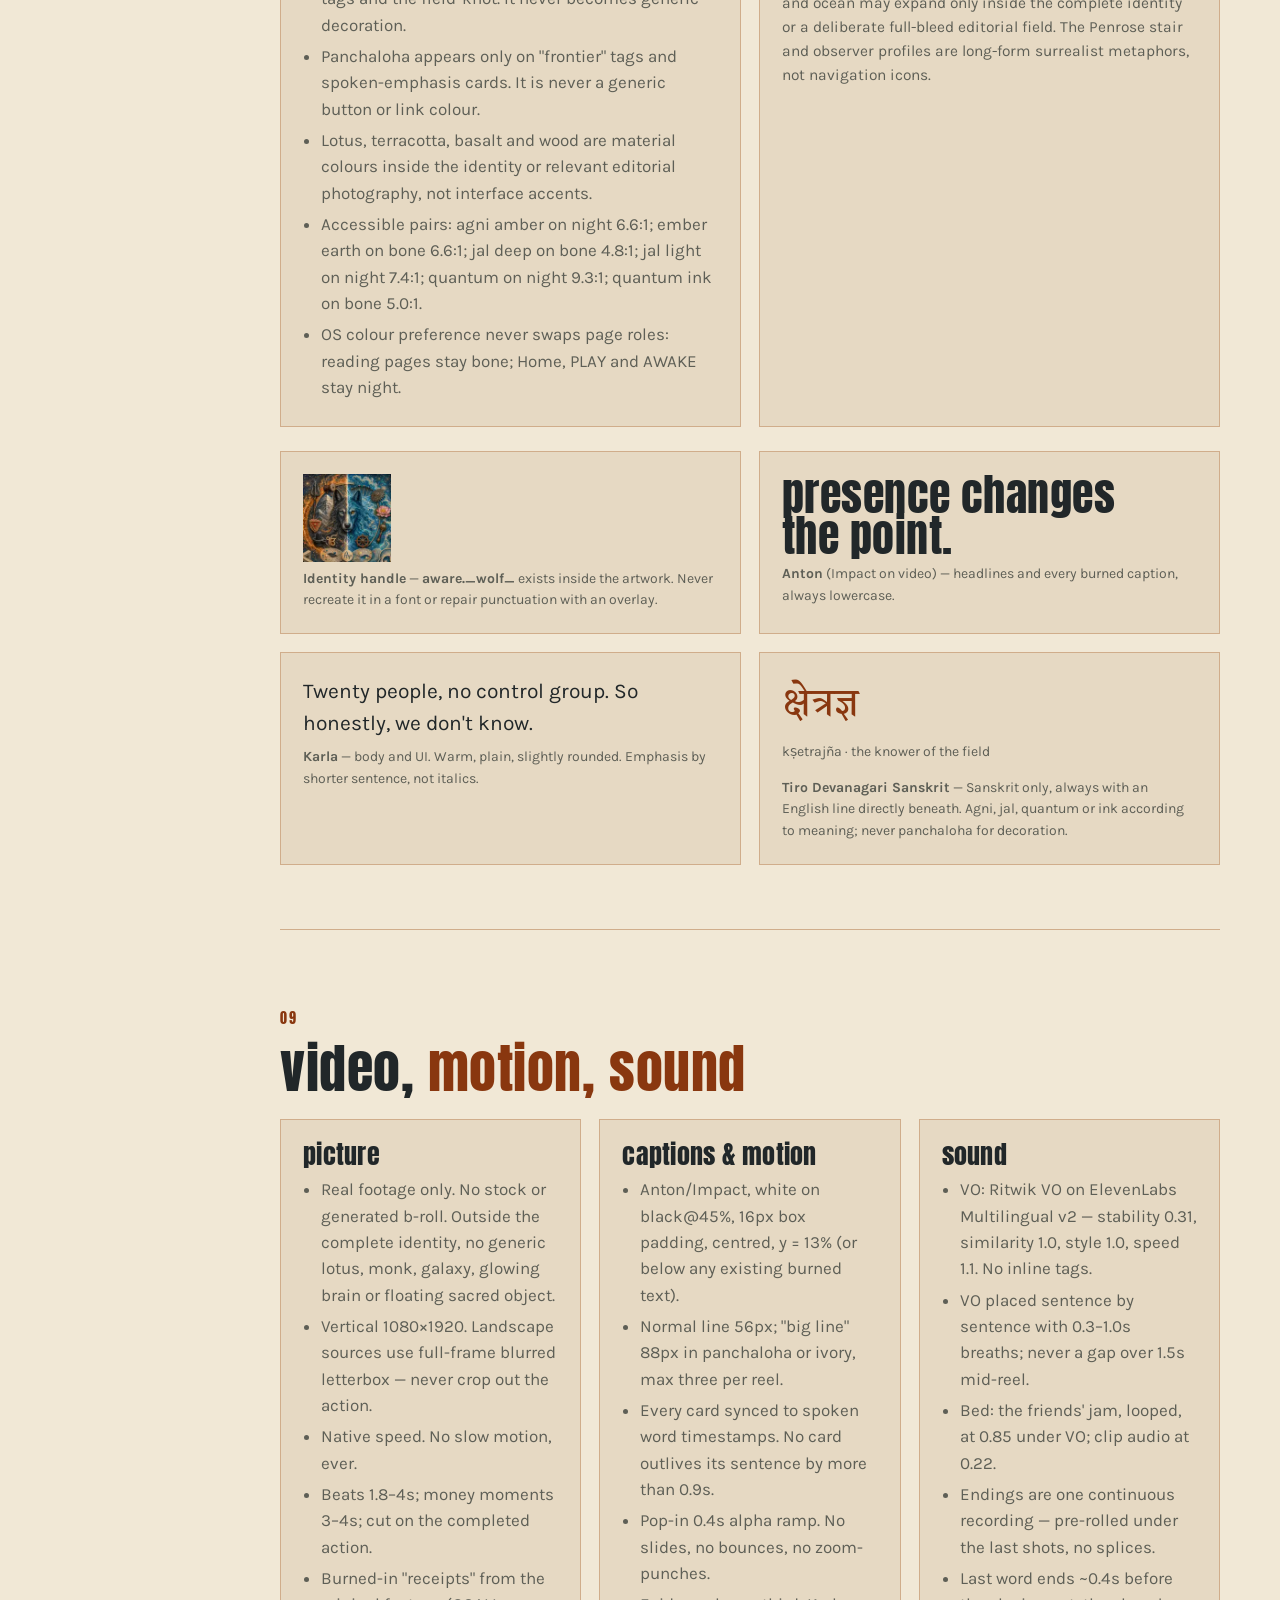
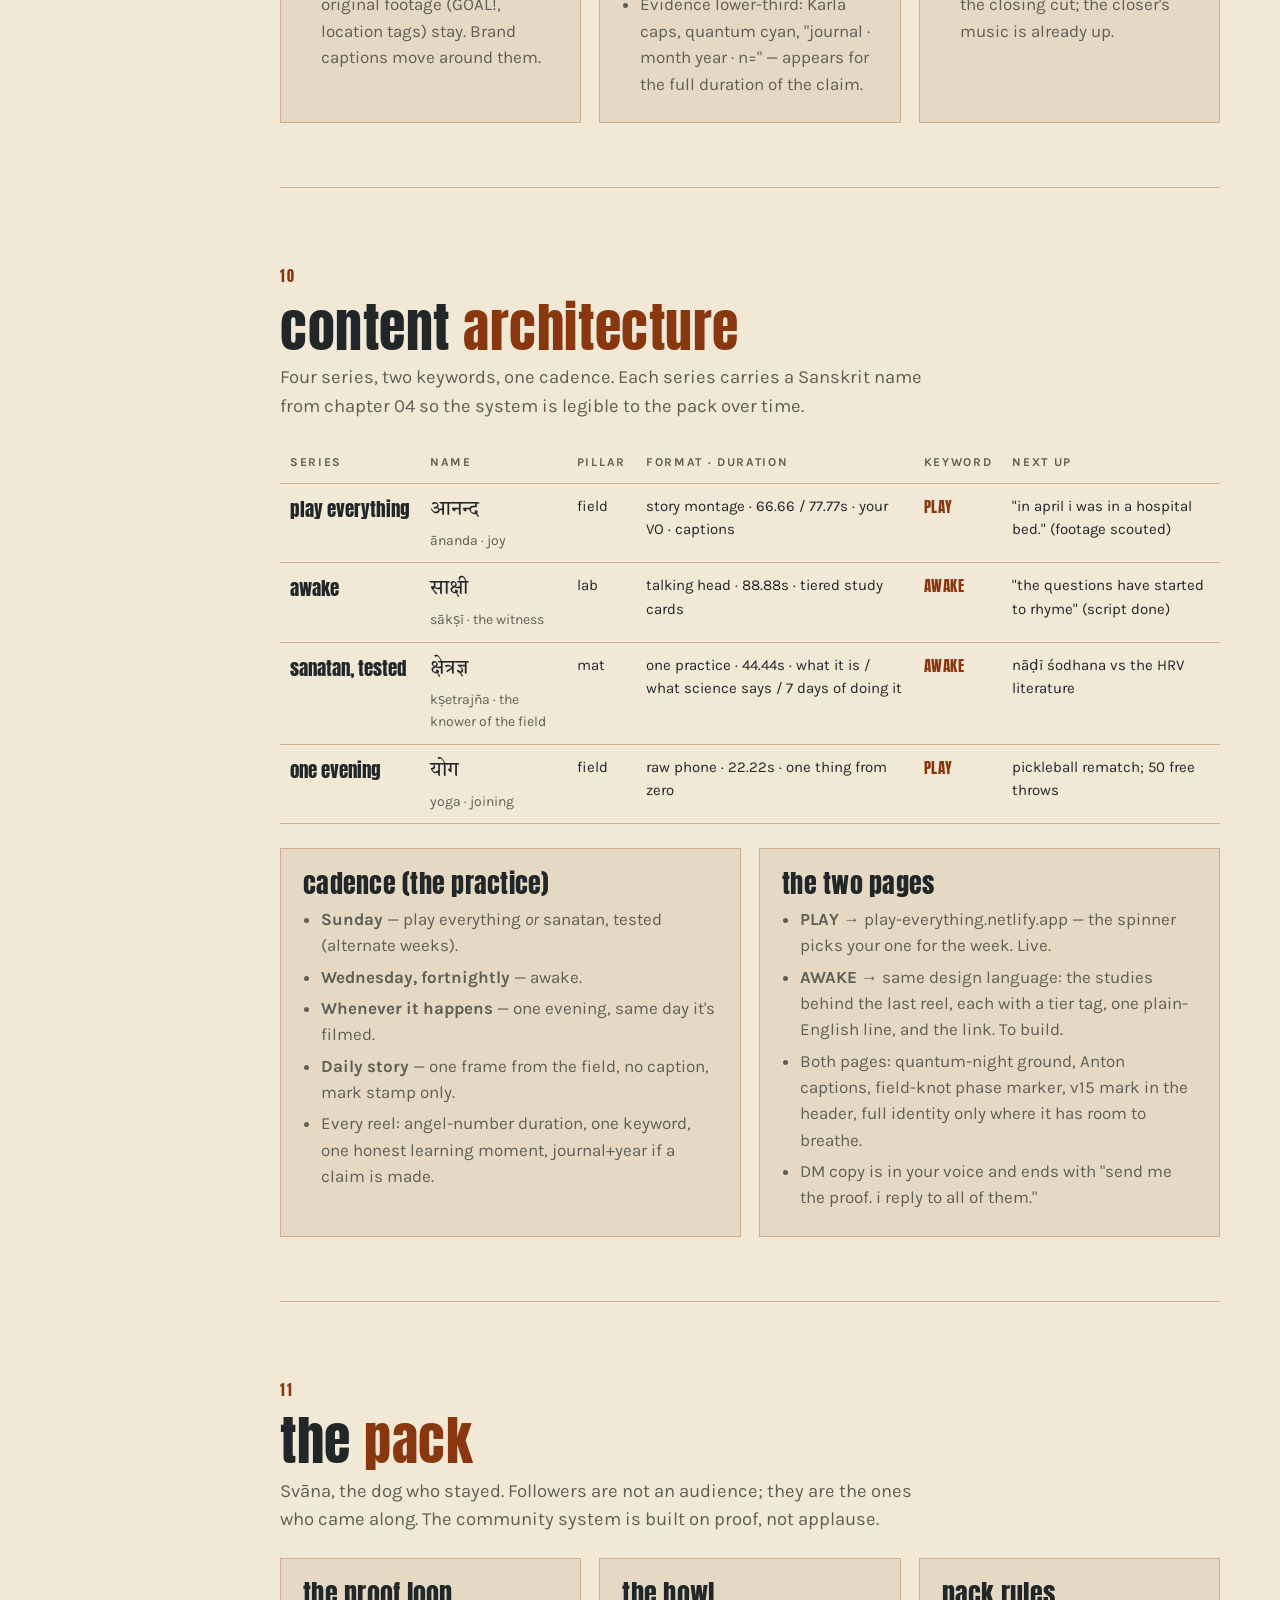
<file: awarewolf_brand-system_v3.html>
<!doctype html>
<html lang="en">
<head>
<meta charset="utf-8">
<meta name="viewport" content="width=device-width,initial-scale=1">
<meta name="description" content="AwareWolf brand system v3 — science, sanatan and play through aware presence.">
<title>AwareWolf Brand System v3</title>
<link rel="preconnect" href="https://fonts.googleapis.com">
<link rel="stylesheet" href="brand/tokens.css">
<link rel="icon" type="image/png" sizes="64x64" href="brand/awarewolf_favicon_v15.png">
<link rel="stylesheet" href="https://fonts.googleapis.com/css2?family=Anton&family=Karla:ital,wght@0,400;0,500;0,700;1,400&family=Tiro+Devanagari+Sanskrit&display=swap">
<style>
:root{
  --night:var(--aw-night); --night2:var(--aw-night-2); --line:var(--aw-line);
  --bone:var(--aw-bone); --bone2:var(--aw-bone-2); --bone3:var(--aw-bone-3);
  --accent:var(--aw-shiva-ink); --accent2:var(--aw-narayan); --evidence:var(--aw-quantum-ink); --frontier:var(--aw-panchaloha);
  --bg:var(--bone); --bg2:var(--bone2); --bg3:#fff; --ink:var(--aw-ink); --ink2:var(--aw-stone); --ink3:var(--aw-stone); --rule:var(--bone3);
}
*{box-sizing:border-box}
html{scroll-behavior:smooth;color-scheme:light}
body{margin:0;background:var(--bg);color:var(--ink);font-family:Karla,"Helvetica Neue",Arial,sans-serif;font-size:17px;line-height:1.55;-webkit-font-smoothing:antialiased}
img{display:block;max-width:100%;height:auto}
.disp{font-family:Anton,Impact,"Arial Narrow",sans-serif;font-weight:400;text-transform:lowercase;letter-spacing:.01em;line-height:.95;text-wrap:balance}
.skt{font-family:"Tiro Devanagari Sanskrit",serif;font-weight:400}
.thesis{font-family:Anton,Impact,"Arial Narrow",sans-serif;font-weight:400;letter-spacing:.01em;line-height:.95;text-transform:lowercase}
.eyebrow{font-size:12px;letter-spacing:.18em;text-transform:uppercase;color:var(--ink3);font-weight:700;margin:0 0 10px}
p{max-width:66ch}
a{color:var(--accent)}
.layout{display:grid;grid-template-columns:220px 1fr;gap:0;max-width:1240px;margin:0 auto}
nav.toc{position:sticky;top:0;align-self:start;height:100vh;overflow:auto;padding:36px 20px;border-right:1px solid var(--rule);font-size:13.5px}
nav.toc ol{list-style:none;padding:0;margin:0;display:flex;flex-direction:column;gap:8px}
nav.toc a{color:var(--ink2);text-decoration:none;display:flex;gap:10px}
nav.toc a b{color:var(--accent);font-family:Anton,Impact,sans-serif;font-weight:400;min-width:22px}
nav.toc a:hover{color:var(--ink)}
main{padding:0 40px 80px;min-width:0}
section{padding:64px 0;border-top:1px solid var(--rule)}
section:first-child{border-top:0}
section h2.disp{font-size:clamp(34px,4.6vw,54px);margin:0 0 10px}
section h2.disp span{color:var(--accent)}
.lede{color:var(--ink2);font-size:18.5px;margin:0 0 8px;max-width:60ch}
.num{font-family:Anton,Impact,sans-serif;color:var(--accent);font-size:14px;letter-spacing:.14em}
@media (max-width:900px){ .layout{grid-template-columns:1fr} nav.toc{position:static;height:auto;border-right:0;border-bottom:1px solid var(--rule)} nav.toc ol{flex-direction:row;flex-wrap:wrap;gap:12px} main{padding:0 20px 60px} }

/* cover */
.cover{background:var(--night);color:var(--bone);padding:64px 40px 56px;border-bottom:1px solid var(--line)}
.cover .in{max-width:1240px;margin:0 auto;display:grid;grid-template-columns:1fr 1fr;gap:40px;align-items:center}
.cover img{width:100%;max-width:520px;display:block}
.cover h1{margin:0;font-size:clamp(28px,3vw,40px);color:var(--bone)}
.cover .tag{font-size:clamp(20px,2.2vw,26px);color:var(--bone3);margin:14px 0 0;max-width:34ch}
.cover .skt{color:var(--aw-quantum);font-size:22px;display:block;margin-top:22px}
.cover .mani em{color:var(--aw-shiva)}
@media (max-width:900px){ .cover .in{grid-template-columns:1fr} .cover{padding:44px 20px} }

/* blocks */
.card{background:var(--bg2);border:1px solid var(--rule);padding:22px 22px 20px}
.grid2{display:grid;grid-template-columns:1fr 1fr;gap:18px;margin-top:24px}
.grid3{display:grid;grid-template-columns:repeat(3,1fr);gap:18px;margin-top:24px}
@media (max-width:900px){ .grid2,.grid3{grid-template-columns:1fr} }
.card h3{margin:0 0 6px;font-size:26px}
.card .skt{font-size:40px;line-height:1;color:var(--accent);display:block;margin-bottom:6px}
.card p{margin:0;color:var(--ink2);font-size:15.5px}
.card.lab .skt{color:var(--evidence)} .card.play .skt{color:var(--accent2)}
.translation{display:block;margin-top:4px;color:var(--ink2);font-size:14px}
.mani{font-size:clamp(22px,2.4vw,30px);line-height:1.25;max-width:30ch;margin:26px 0 0}
.mani em{font-style:normal;color:var(--accent)}
blockquote{margin:26px 0 0;padding:20px 24px;border-left:4px solid var(--accent);background:var(--bg2);font-size:19px;line-height:1.4;max-width:70ch}
blockquote small{display:block;margin-top:8px;color:var(--ink3);font-size:13px}

/* names */
.name{display:grid;grid-template-columns:200px 1fr 1fr;gap:22px;padding:26px 0;border-top:1px solid var(--rule)}
.name:first-of-type{border-top:0}
.name .skt{font-size:38px;line-height:1.1;color:var(--accent);display:block}
.name .iast{font-family:var(--aw-font-body);font-weight:700;font-size:18px;margin:6px 0 2px}
.name .src{font-size:12px;letter-spacing:.12em;text-transform:uppercase;color:var(--ink3);font-weight:700}
.name h4{margin:0 0 6px;font-size:13px;letter-spacing:.14em;text-transform:uppercase;color:var(--ink3);font-weight:700}
.name p{margin:0;font-size:15.5px;color:var(--ink2)}
.name .rule{margin-top:10px;padding:10px 12px;background:var(--bg2);border-left:3px solid var(--accent);color:var(--ink);font-size:15px}
.name .tier{display:inline-block;font-size:11px;letter-spacing:.12em;text-transform:uppercase;font-weight:700;padding:3px 8px;border-radius:2px;margin-bottom:8px}
.t1{background:var(--aw-quantum);color:var(--night)} .t2{background:var(--frontier);color:var(--night)} .t3{background:var(--bone3);color:var(--night)}
@media (max-width:900px){ .name{grid-template-columns:1fr} }

/* tables */
.tablewrap{overflow-x:auto;margin-top:22px}
table{width:100%;border-collapse:collapse;font-size:15px;min-width:640px}
th,td{text-align:left;padding:11px 10px;border-bottom:1px solid var(--rule);vertical-align:top}
th{font-size:12px;letter-spacing:.14em;text-transform:uppercase;color:var(--ink3)}
td.k{font-family:Anton,Impact,sans-serif;font-size:19px;text-transform:lowercase;white-space:nowrap}
td.key{font-family:Anton,Impact,sans-serif;color:var(--accent);letter-spacing:.04em}
.mono{font-family:ui-monospace,Menlo,monospace;font-size:13.5px;background:var(--bg2);padding:14px 16px;border:1px solid var(--rule);white-space:pre-wrap;max-width:70ch}
ul.tight{margin:10px 0 0;padding-left:18px;color:var(--ink2)} ul.tight li{margin:5px 0}
.two{display:grid;grid-template-columns:1fr 1fr;gap:24px;margin-top:22px}
@media (max-width:900px){ .two{grid-template-columns:1fr} }
.two h4{margin:0 0 6px;font-size:22px}
.do h4{color:var(--accent)} .dont h4{color:var(--ink3)}

/* logo section */
.logos{display:grid;grid-template-columns:1fr 1fr;gap:18px;margin-top:22px}
.logos .tile{padding:28px;display:flex;align-items:center;justify-content:center;border:1px solid var(--rule);min-height:170px}
.logos .tile img{max-width:100%;max-height:120px}
.logos .tile.dark{background:var(--night)} .logos .tile.light{background:#fff}
.logos .tile.field{background:var(--night2)}
.logos small{display:block;margin-top:8px;color:var(--ink3);font-size:12.5px}
.sw{display:grid;grid-template-columns:repeat(5,1fr);gap:12px;margin-top:22px}
.sw div{aspect-ratio:1/1.1;border:1px solid var(--rule);display:flex;flex-direction:column;justify-content:flex-end;padding:10px;font-size:12px;font-weight:700;letter-spacing:.06em;text-transform:uppercase;color:var(--bone)}
.sw .light{color:var(--night)}
@media (max-width:900px){ .sw{grid-template-columns:repeat(2,1fr)} .logos{grid-template-columns:1fr} }
.type .spec{background:var(--bg2);border:1px solid var(--rule);padding:22px}
.type .role{color:var(--ink2);font-size:14px;margin:6px 0 0}

/* applications */
.apps{display:grid;grid-template-columns:repeat(3,1fr);gap:18px;margin-top:22px}
@media (max-width:900px){ .apps{grid-template-columns:1fr} }
.phone{background:var(--night);aspect-ratio:9/16;position:relative;overflow:hidden;border:1px solid var(--line);background-image:radial-gradient(120% 70% at 50% 110%, #2B3A2E 0%, transparent 60%),radial-gradient(90% 60% at 50% -10%, #23324A 0%, transparent 60%)}
.phone .cap{position:absolute;left:0;right:0;top:13%;text-align:center;display:flex;flex-direction:column;align-items:center;gap:6px}
.phone .cap span{display:inline-block;background:rgba(0,0,0,.45);color:#fff;font-family:Anton,Impact,sans-serif;text-transform:lowercase;font-size:20px;padding:6px 10px}
.phone .cap span.g{color:var(--frontier);font-size:28px}
.phone .mark{position:absolute;right:10px;bottom:12px;width:46px;opacity:.95}
.phone .lt{position:absolute;left:12px;bottom:40px;background:rgba(0,0,0,.6);color:var(--aw-quantum);font-size:10px;letter-spacing:.14em;text-transform:uppercase;font-weight:700;padding:5px 8px}
.phone .lt b{color:#fff;display:block;font-size:11px;letter-spacing:.06em;text-transform:none;font-weight:700}
.avatar{width:120px;height:120px;border-radius:50%;background:var(--bone);display:flex;align-items:center;justify-content:center;border:1px solid var(--rule)}
.avatar img{width:78%}
.appcap{font-size:13px;color:var(--ink3);margin:8px 0 0}
.check{columns:2;column-gap:28px;margin:18px 0 0;padding:0;list-style:none;font-size:15px}
.check li{break-inside:avoid;padding:8px 0 8px 28px;position:relative;color:var(--ink2);border-bottom:1px solid var(--rule)}
.check li::before{content:"";position:absolute;left:0;top:12px;width:14px;height:14px;border:2px solid var(--accent);border-radius:2px}
@media (max-width:900px){ .check{columns:1} }
footer{padding:28px 40px 70px;color:var(--ink3);font-size:13px;max-width:1240px;margin:0 auto}
.src li{margin:4px 0;font-size:14px;color:var(--ink2)}
@media (prefers-reduced-motion:reduce){html{scroll-behavior:auto}}
</style>
</head>
<body>

<header class="cover">
  <div class="in">
    <div>
      <p class="eyebrow" style="color:var(--bone3)">brand system · v3 · september 2026</p>
      <img src="brand/awarewolf_identity_v15.webp" width="640" height="640" alt="AwareWolf surrealist emblem: a symmetric Shiva and Narayana wolf, sacred natural-material artifacts, fire and cosmic ocean joined through a quantum field, with the handle aware dot underscore wolf underscore">
      <h1 class="thesis">the witness who dances.</h1>
      <p class="tag">a bridge between the lab and the mat, built through aware presence — the secret sauce for getting better at anything.</p>
      <span class="skt" lang="sa">सत् · चित् · आनन्द</span>
      <span class="translation" style="color:var(--bone3)">truth · awareness · joy — science · sanatan · play</span>
    </div>
    <div>
      <p class="mani" style="color:var(--bone)">a physicist and a rishi are asking what reality is. <em>i'm the guy in the middle,</em> reading the paper, sitting on the mat, and bringing full attention to the next point.</p>
      <p style="color:var(--bone3);font-size:14px;margin-top:18px;max-width:44ch">This document is the operating system for everything AwareWolf publishes: what it believes, how it speaks, how it looks, what it will never do. It is written to be checked against, not admired.</p>
    </div>
  </div>
</header>

<div class="layout">
<nav class="toc" aria-label="chapters"><ol>
  <li><a href="#c1"><b>01</b> manifesto</a></li>
  <li><a href="#c2"><b>02</b> the name, read through the texts</a></li>
  <li><a href="#c3"><b>03</b> cosmology: two gods, one wolf</a></li>
  <li><a href="#c4"><b>04</b> the nine names</a></li>
  <li><a href="#c5"><b>05</b> the quantum standard</a></li>
  <li><a href="#c6"><b>06</b> voice &amp; language</a></li>
  <li><a href="#c7"><b>07</b> logo</a></li>
  <li><a href="#c8"><b>08</b> colour, type, motif</a></li>
  <li><a href="#c9"><b>09</b> video, motion, sound</a></li>
  <li><a href="#c10"><b>10</b> content architecture</a></li>
  <li><a href="#c11"><b>11</b> the pack</a></li>
  <li><a href="#c12"><b>12</b> applications</a></li>
  <li><a href="#c13"><b>13</b> pre-publish checklist</a></li>
  <li><a href="#c14"><b>14</b> sources</a></li>
</ol></nav>

<main>

<section id="c1">
  <p class="num">01</p>
  <h2 class="disp">manifesto</h2>
  <p class="lede">Read aloud in your voice, this is the whole brand. Everything else in this document is a way of keeping this true.</p>
  <blockquote class="disp" style="font-size:24px;line-height:1.25">
    there was a ten-year-old version of you who loved playing anything.<br>
    then school happened. work happened. the scrolling happened.<br>
    that's the day you got old. not a birthday. that day.<br><br>
    the rishis asked what the witness is.<br>
    the physicists ask what can be measured.<br>
    different questions. sometimes they rhyme.<br><br>
    i read the paper, i sit on the mat, and then i go play pickleball.<br>
    i'm great at many things. at the others, i stay present and keep getting up until i get better.<br>
    i'll show you the study, the practice, and what aware presence changes.<br><br>
    stay awake. stay wild.<br>
    play… everything.
    <small>manifesto · v3 · the closing two lines are fixed phrases in the brand</small>
  </blockquote>
</section>

<section id="c2">
  <p class="num">02</p>
  <h2 class="disp">the name, <span>read through the texts</span></h2>
  <p class="lede">The name was chosen as a pun. It turns out to be a citation.</p>
  <div class="grid2">
    <div class="card"><span class="skt" lang="sa">वृक</span><span class="translation">vṝka · the wolf</span><h3 class="disp">vṝka — the wolf</h3><p>Sanskrit for wolf, attested in the Ṛgveda. The wolf is the one animal that plays its whole life — not just as a pup. Pack, instinct, night, howl. A werewolf changes when the moon comes out. An <b>aware</b> wolf is the one that noticed it changing.</p></div>
    <div class="card"><span class="skt" lang="sa">मृगव्याध</span><span class="translation">mṛgavyādha · the hunter star</span><h3 class="disp">mṛgavyādha — the hunter star</h3><p>A name of Rudra-Śiva in the Sahasranāma: literally "the deer-hunter." In Vedic astronomy it is <b>Sirius</b> — the brightest star in the sky, which the Greeks later called the Dog Star. Your wolf is a name of Śiva that points at a star.</p></div>
    <div class="card"><span class="skt" lang="sa">श्वान</span><span class="translation">svāna · the dog who stayed</span><h3 class="disp">svāna — the dog who stayed</h3><p>In the Mahābhārata's final book, a dog follows Yudhiṣṭhira up the mountain when everyone else has fallen. He refuses heaven without it. The dog is Dharma. Sirius again. This is the brand's word for its followers: <b>the pack</b> — the ones who stay.</p></div>
    <div class="card"><span class="skt" lang="sa">चन्द्रमौलि</span><span class="translation">chandramauli · moon-crowned</span><h3 class="disp">chandramauli — moon-crowned</h3><p>Śiva wears the crescent moon: time in phases, the mind that waxes and wanes, cool light after fire. The final emblem does not use the moon as a frame. It carries the same idea of phase through fire, water and the quantum field — transition without disappearance.</p></div>
  </div>
  <p style="margin-top:22px;color:var(--ink2)">The lesson for the brand: <b>never invent symbolism. Find it.</b> Every visual or verbal move should be traceable either to a text with a chapter, or to a paper with a year.</p>
</section>

<section id="c3">
  <p class="num">03</p>
  <h2 class="disp">cosmology: <span>two gods, one wolf</span></h2>
  <p class="lede">Sanatan gives the brand two modes, and the quantum field gives them one meeting place. The brand is spiritually open and scientifically agnostic about metaphysical mechanisms: reverent with symbols, exact with claims.</p>
  <div class="grid2">
    <div class="card"><p class="eyebrow">nārāyaṇa mode · the witness</p><h3 class="disp">sākṣī · kṣetrajña · yogaḥ</h3><p>Nārāyaṇa sustains. He is the witness (Sākṣī), the knower of the field (Kṣetrajña), the joining (Yogaḥ). This is the brand's <b>lab and mat</b> voice: steady, precise, citing the journal and the verse, saying the limitation before the claim. Order. Attention. Receipts.</p></div>
    <div class="card"><p class="eyebrow">śiva mode · the dancer</p><h3 class="disp">naṭarāja · paśupati · mṛgavyādha</h3><p>Śiva changes form. He is the dancer, the lord of animals, the hunter-star. This is the brand's <b>field</b> voice: the run, the return, the howl, the next pickleball point. Wildness. Play. Practice. The Śiva mode is what keeps the Nārāyaṇa mode from becoming a lecture.</p></div>
  </div>
  <blockquote>AwareWolf lives at the meeting point: <b>the witness who dances.</b> Every piece of content should have both — one true thing and one live thing. A study with no sweat is a lecture. Sweat with no study is a highlight reel.<small>brand thesis</small></blockquote>
  <blockquote>The emblem is not a claim that physics proves a tradition, or that traditions are interchangeable. It is a map of the questions Ritwik holds together: what is real, what is aware, and what changes when attention enters the field.<small>agnostic stance</small></blockquote>
  <div class="grid3">
    <div class="card lab"><span class="skt" lang="sa">सत्</span><span class="translation">sat · truth · science</span><h3 class="disp">the lab</h3><p>What is actually known, with the caveats out loud. Journal + year on screen, every time.</p></div>
    <div class="card"><span class="skt" lang="sa">चित्</span><span class="translation">chit · awareness · sanatan</span><h3 class="disp">the mat</h3><p>Practice explained plainly and tested honestly. Sanskrit with translation, scripture with chapter and verse.</p></div>
    <div class="card play"><span class="skt" lang="sa">आनन्द</span><span class="translation">ānanda · joy · play</span><h3 class="disp">the field</h3><p>Sport, music, dance, full attention. The proof that presence is not solemn. This earns the right to the other two.</p></div>
  </div>
</section>

<section id="c4">
  <p class="num">04</p>
  <h2 class="disp">the <span>nine names</span></h2>
  <p class="lede">Nine names from the two Sahasranāmas, each paired with a real finding from physics or neuroscience and turned into a rule the brand can be held to. The pairings are <b>rhymes, not proofs</b> — and the brand says so, every time. The tier tag is the honesty label: <span class="tier t1">finding</span> settled science · <span class="tier t2">frontier</span> real but contested · <span class="tier t3">interpretation</span> philosophy, not data.</p>

  <div class="name"><div><span class="skt" lang="sa">साक्षी</span><span class="translation">sākṣī · the witness</span><div class="iast">Sākṣī</div><div class="src">viṣṇu sahasranāma · 15</div></div>
    <div><h4>the name</h4><p><b>The witness.</b> Śaṅkara: the one who sees everything directly, as it is. Not the doer — the one who watches the doing.</p></div>
    <div><h4>the rhyme</h4><span class="tier t3">interpretation</span><p>Quantum theory has no "view from nowhere." In QBism and relational interpretations, a measurement outcome is always an outcome <i>for someone</i>. Physics cannot get rid of the witness; it can only argue about what the witness is.</p>
    <div class="rule"><b>Rule:</b> first person, always. We say what we saw and did. Never "studies show" without "and here is what happened when I tried it."</div></div></div>

  <div class="name"><div><span class="skt" lang="sa">क्षेत्रज्ञ</span><span class="translation">kṣetrajña · the knower of the field</span><div class="iast">Kṣetrajña</div><div class="src">viṣṇu sahasranāma · 16 · gītā 13.1–2</div></div>
    <div><h4>the name</h4><p><b>The knower of the field.</b> The Gītā's thirteenth chapter: the body is the field (kṣetra); that which knows it is the knower. The field is not you. You are what watches the field.</p></div>
    <div><h4>the rhyme</h4><span class="tier t1">finding</span><p>In quantum field theory particles are not things; they are excitations of fields that fill all of space. The field is primary, the particle is an event in it. The Gītā's word for the body is the physicist's word for reality.</p>
    <div class="rule"><b>Rule:</b> the "field" pillar is literal. Sport, court, pitch, ground. Every week the brand goes into a field and does something with its body, and that is the receipt for everything said about mind.</div></div></div>

  <div class="name"><div><span class="skt" lang="sa">विश्वम्</span><span class="translation">viśvam · the universe itself</span><div class="iast">Viśvam</div><div class="src">viṣṇu sahasranāma · 1</div></div>
    <div><h4>the name</h4><p><b>The universe itself.</b> The first name. Not the maker of the whole — the whole. Everything that exists, as one.</p></div>
    <div><h4>the rhyme</h4><span class="tier t1">finding</span><p>Entanglement (Nobel 2022): two particles can share a single state such that neither has properties on its own — the relation is more fundamental than the parts. Physics has an experimental result that says "separateness is not the deepest layer."</p>
    <div class="rule"><b>Rule:</b> never mock either side. The scientist and the sādhu are both serious people. Followers are "the pack," never "audience."</div></div></div>

  <div class="name"><div><span class="skt" lang="sa">अक्षरम्</span><span class="translation">akṣaram · the imperishable</span><div class="iast">Akṣaram</div><div class="src">viṣṇu sahasranāma · 17</div></div>
    <div><h4>the name</h4><p><b>The imperishable.</b> That which does not decay however much it is drawn on. Also the word for a syllable — the smallest indestructible unit of speech.</p></div>
    <div><h4>the rhyme</h4><span class="tier t2">frontier</span><p>Quantum information is conserved — unitarity says information is never destroyed, only scrambled. This is why the black-hole information paradox is a paradox, and why the 2019–2025 "island" calculations that recover information from evaporating black holes were treated as a breakthrough. Still frontier.</p>
    <div class="rule"><b>Rule:</b> receipts are imperishable. Every claim keeps its source; every reel keeps its footage dates; nothing is said that can't be found again.</div></div></div>

  <div class="name"><div><span class="skt" lang="sa">योगः</span><span class="translation">yogaḥ · the joining</span><div class="iast">Yogaḥ</div><div class="src">viṣṇu sahasranāma · 18</div></div>
    <div><h4>the name</h4><p><b>The joining.</b> From <i>yuj</i>, to yoke. Śaṅkara reads it as the means by which the many are brought to the one. Not a pose — a union.</p></div>
    <div><h4>the rhyme</h4><span class="tier t1">finding</span><p>Coherence: many particles acting as a single quantum object. The 2025 Nobel Prize in Physics (Clarke, Devoret, Martinis) honoured the 1985 proof that an entire electrical circuit — billions of electrons — can tunnel as one. Quantum is not only tiny. It is what happens when the many move as one.</p>
    <div class="rule"><b>Rule:</b> cadence is a practice. One field post a week, one lab post a fortnight, one evening whenever it happens. Same day, same time, the way a practice is kept.</div></div></div>

  <div class="name"><div><span class="skt" lang="sa">आनन्दः</span><span class="translation">ānandaḥ · joy</span><div class="iast">Ānandaḥ · Nandanaḥ · Nandaḥ</div><div class="src">viṣṇu sahasranāma · ~525–527</div></div>
    <div><h4>the name</h4><p><b>Bliss; the giver of joy; the one full of joyful things.</b> Three names in a row, as if once was not enough. Joy is not a reward in this tradition. It is a description of the ground.</p></div>
    <div><h4>the rhyme</h4><span class="tier t1">finding</span><p>A 2025 randomised trial (Scientific Reports) found a structured awe practice reduced stress and depressive symptoms and raised well-being. Awe — the feeling of something vast that makes you small — is the one emotion that reliably shrinks the self-focused network in the brain. Play produces it for free.</p>
    <div class="rule"><b>Rule:</b> show the practice. The return is the receipt that this is joy and not performance. No reel ships without one honest moment of learning.</div></div></div>

  <div class="name"><div><span class="skt" lang="sa">पशुपति</span><span class="translation">paśupati · lord of animals</span><div class="iast">Paśupati</div><div class="src">śiva sahasranāma · anuśāsana parva 17</div></div>
    <div><h4>the name</h4><p><b>Lord of animals; lord of all bound beings.</b> Śiva as the one who sits among creatures rather than above them. Also the oldest name in the list — a Paśupati seal appears in the Indus Valley.</p></div>
    <div><h4>the rhyme</h4><span class="tier t2">frontier</span><p>Quantum biology: photosynthetic complexes appear to use quantum coherence to move energy with near-perfect efficiency (RSC review, 2026); birds may navigate by a spin-chemistry compass. Living matter uses quantum effects. Whether the brain does is the open question the new diamond-sensor tools (2026) are built to answer.</p>
    <div class="rule"><b>Rule:</b> body first. The brand never talks about awareness from a chair for more than one post in a row. The next one is outdoors, sweating.</div></div></div>

  <div class="name"><div><span class="skt" lang="sa">मृगव्याध</span><span class="translation">mṛgavyādha · the hunter-star</span><div class="iast">Mṛgavyādha</div><div class="src">śiva sahasranāma · sirius</div></div>
    <div><h4>the name</h4><p><b>The hunter-star.</b> Rudra as the arrow aimed at the deer (Orion). One target, held steady, in the dark. The brightest star in the sky is a name for aim.</p></div>
    <div><h4>the rhyme</h4><span class="tier t3">interpretation</span><p>Attention is the one thing every consciousness theory agrees matters and no one can define. The 2025 COGITATE experiment (Nature; 256 participants, seven years, $20M) tested the two leading theories against each other and found both wanting — conscious content lived in the back of the brain, not the frontal "CEO." The hunt is still on.</p>
    <div class="rule"><b>Rule:</b> one target per post. One keyword (PLAY or AWAKE), one study, one practice, one sport. Never two asks in a caption.</div></div></div>

  <div class="name"><div><span class="skt" lang="sa">चन्द्रमौलि</span><span class="translation">chandramauli · moon-crowned</span><div class="iast">Chandramauli</div><div class="src">śiva sahasranāma · anuśāsana parva 17</div></div>
    <div><h4>the name</h4><p><b>Moon-crowned.</b> Śiva wears the waxing crescent — time that returns, the mind that has phases, the cool light that comes after the fire of the third eye.</p></div>
    <div><h4>the rhyme</h4><span class="tier t1">finding</span><p>Decoherence: quantum possibility becomes classical fact by phases — the wave-like state leaks into its surroundings and settles. Nothing collapses all at once; it dephases. The moon is a good model for how a mind clears: not a switch, a cycle.</p>
    <div class="rule"><b>Rule:</b> phase is a rhythm, not a logo frame. The field-knot is the working motif: two elemental paths meeting through one quantum seam. Content moves in phases: hook → truth → practice → play → howl.</div></div></div>
</section>

<section id="c5">
  <p class="num">05</p>
  <h2 class="disp">the <span>quantum standard</span></h2>
  <p class="lede">"Quantum" is the most abused word in spiritual content. AwareWolf earns the right to use it by labelling every quantum claim with its tier, on screen.</p>
  <div class="grid3">
    <div class="card"><span class="tier t1">finding</span><h3 class="disp">settled</h3><p>Superposition, entanglement, tunnelling, decoherence, quantum field theory, macroscopic quantum states (Nobel 2025). Say these plainly. No hedge needed beyond "this is physics, not metaphysics."</p></div>
    <div class="card"><span class="tier t2">frontier</span><h3 class="disp">real but contested</h3><p>Quantum effects in biology (photosynthesis strong, brain unknown); microtubules and anaesthesia (Neuroscience of Consciousness, 2025 — argued, not accepted); black-hole information recovery. Say "some physicists argue," name them, and say most colleagues disagree.</p></div>
    <div class="card"><span class="tier t3">interpretation</span><h3 class="disp">philosophy</h3><p>What measurement means; whether the observer matters; QBism, relational QM, many-worlds; consciousness-first metaphysics (Kastrup). Say "this is an interpretation" and never present it as a result.</p></div>
  </div>
  <div class="two">
    <div class="do"><h4 class="disp">say</h4><ul class="tight">
      <li>"the questions have started to rhyme."</li>
      <li>"this is physics. the meaning is mine."</li>
      <li>"twenty people, no control group — so, honestly, we don't know."</li>
      <li>"some physicists argue X. most don't. it's being tested."</li>
      <li>"the Gītā's word for the body is the physicist's word for reality. that's a coincidence worth sitting with."</li>
    </ul></div>
    <div class="dont"><h4 class="disp">never</h4><ul class="tight">
      <li>"quantum physics proves…" / "science has confirmed the Vedas."</li>
      <li>"the observer creates reality" stated as fact.</li>
      <li>"vibration", "frequency", "manifest", "energy" as physics words.</li>
      <li>"ancient wisdom knew" without the verse.</li>
      <li>Any claim without a journal and a year on screen.</li>
    </ul></div>
  </div>
</section>

<section id="c6">
  <p class="num">06</p>
  <h2 class="disp">voice <span>&amp; language</span></h2>
  <p class="lede">First person, lowercase, present tense. Curious, not certain. Confident without pretending mastery. You are the friend who read the paper, sat on the mat, played the point, and stayed present long enough to get better — in that order, every week.</p>
  <div class="grid2">
    <div class="card"><h3 class="disp">the sentence shapes</h3><ul class="tight">
      <li><b>Limitation → takeaway.</b> "small study. no control group. but still — a week of sitting did what a drug does."</li>
      <li><b>Edge → next attempt.</b> "some of this comes easily. some makes me earn it. here's what changed when i stayed with the point."</li>
      <li><b>Name → verse → what happened.</b> "kṣetrajña — knower of the field. gītā 13. so i went to an actual field."</li>
      <li><b>Question, then silence.</b> "can i tell you something? …" Never answer your own hook in the same breath.</li>
      <li><b>Ellipses over commas.</b> The pause is the punctuation.</li>
    </ul></div>
    <div class="card"><h3 class="disp">sanskrit rules</h3><ul class="tight">
      <li>Devanāgarī on screen only with an English line directly beneath it.</li>
      <li>Transliteration uses IAST (kṣetrajña, not kshetragna) in text; captions may drop diacritics for legibility.</li>
      <li>Every scriptural line carries its address: text · chapter · verse. Sahasranāma names carry the name number where the recension is stable (Viṣṇu), and the source text where it isn't (Śiva).</li>
      <li>Never translate a name loosely to fit a point. If the meaning is disputed, say "one reading is."</li>
      <li>Sacred forms are not decoration. Outside the complete master emblem, a trishul, lotus, gadā, Ik Onkar or Dharmachakra appears only when the content is actually about it.</li>
    </ul></div>
  </div>
  <div class="grid2">
    <div class="card"><h3 class="disp">glossary (public)</h3><div class="mono">sat — what is; truth
chit — awareness; the knowing itself
ānanda — joy; the ground, not the reward
sākṣī — the witness
kṣetra / kṣetrajña — the field / the knower of the field
yoga — union; the yoking of the many to the one
paśupati — lord of creatures
mṛgavyādha — the hunter-star, sirius
chandramauli — moon-crowned
agni / jal — fire / water; the emblem's two elemental fields
field-knot — the open wave-interference motif joining the two fields
the pack — the people who stay</div></div>
    <div class="card"><h3 class="disp">bio &amp; handles</h3><div class="mono">AwareWolf 🐺
science × sanatan × play
the witness who dances.
aware presence is the secret sauce.
comment PLAY or AWAKE ↓</div><p style="margin-top:10px">The public handle is always written and linked exactly as <b>@aware._wolf_</b>. Name renders as <b>AwareWolf</b> (one word, capital A and W) in prose; <b>aware wolf</b> lowercase only inside spoken-voice captions. The visual handle inside the identity is never typeset, repaired or replaced.</p></div>
  </div>
</section>

<section id="c7">
  <p class="num">07</p>
  <h2 class="disp">logo</h2>
  <p class="lede">The approved v15 identity is one authored surrealist field: a precisely symmetric wolf, Śiva on the left and Nārāyaṇa on the right, joined by quantum notation and wave behaviour rather than divided by it. The handle is part of the artwork and reads exactly <b>aware._wolf_</b>.</p>
  <div class="logos">
    <div><div class="tile dark"><img src="brand/awarewolf_identity_v15.webp" width="640" height="640" alt="Full AwareWolf v15 identity"></div><small>primary identity · emblem + exact handle · web, end cards, brand documents</small></div>
    <div><div class="tile field"><img src="brand/awarewolf_mark_v15.webp" width="192" height="192" alt="AwareWolf v15 navigation mark"></div><small>official mark crop · navigation, avatar, favicon, corner stamp</small></div>
    <div><div class="tile light"><img src="brand/awarewolf_identity_v15.webp" width="640" height="640" alt="Full AwareWolf v15 identity retaining its own night field"></div><small>on bone · the artwork keeps its own field; it is never knocked out or recoloured</small></div>
    <div><div class="tile light"><div class="avatar"><img src="brand/awarewolf_mark_v15.webp" width="192" height="192" alt="AwareWolf v15 mark in a circular avatar crop"></div></div><small>avatar crop · centre the official mark; do not rebuild the wolf or symbols</small></div>
  </div>
  <div class="tablewrap"><table>
    <thead><tr><th>emblem field</th><th>what is present</th><th>what it means — and does not mean</th></tr></thead>
    <tbody>
      <tr><td class="k">one wolf</td><td>one bilaterally symmetric face; charcoal Śiva and jal-blue Nārāyaṇa</td><td>The witness and the dancer are two modes of one aware life. This is the brand thesis, not a theological claim that the deities are interchangeable.</td></tr>
      <tr><td class="k">śiva · left</td><td>Kailash, trishul, wood-and-hide damaru, Nataraja fire, Shakti trikoṇa, rustic basalt liṅgam</td><td>Creation, dissolution, stillness and disciplined change. The damaru and flaming aureole are grounded in Nataraja iconography; the reduced arrangement is an artistic interpretation.</td></tr>
      <tr><td class="k">nārāyaṇa · right</td><td>Kṣīra Sāgara, Ananta Shesha, Sudarshana, living padma, Kaumodakī, river-worn Shaligram</td><td>Preservation, order, protection and conscious rest. Multiple Shesha hoods form the protective canopy; seven is the brand's compositional count, not a claim of one canonical count.</td></tr>
      <tr><td class="k">science · bridge</td><td><b>Ĥψ</b>, localized wave packet, phase-shifted paths, paired nodes, observation seam, curved field lines</td><td><b>Ĥψ</b> is the Hamiltonian operator acting on a wavefunction, taken from Schrödinger's equation. Wave-particle duality, superposition and entanglement are physics; consciousness and spiritual meaning are explicitly interpretation.</td></tr>
      <tr><td class="k">open traditions</td><td>exact Ik Onkar glyph <b>ੴ</b>; carved Dharmachakra with exactly eight spokes</td><td>Respectful acknowledgements of Sikh oneness and the Buddhist path. They are not decorative, not claimed as Sanatan symbols, and not evidence that traditions teach an identical doctrine.</td></tr>
      <tr><td class="k">paradox</td><td>Penrose stair at lower left; observer/observed profiles at lower right</td><td>Surrealist metaphors for impossible structure and reflexive awareness. They are visual questions, not scientific diagrams.</td></tr>
    </tbody>
  </table></div>
  <div class="two">
    <div class="do"><h4 class="disp">rules</h4><ul class="tight">
      <li>Clear space: one-twelfth of the identity's width on all sides.</li>
      <li>Minimum digital sizes: full identity 280px; official mark crop 40px. Below that, the sacred and scientific details stop reading.</li>
      <li>Use the full-colour files exactly as supplied. The opaque quantum-night field is part of the identity.</li>
      <li>Keep the full identity square and the handle exact: <b>aware</b> is jal-blue; <b>._wolf_</b>, including punctuation, is agni-orange.</li>
      <li>Corner stamp on video: official mark crop, 46px, bottom-right, from the moment the VO ends to the last frame.</li>
      <li>Alt text names the symmetric Śiva/Nārāyaṇa wolf, fire, cosmic ocean and shared quantum field. It need not inventory every artifact.</li>
    </ul></div>
    <div class="dont"><h4 class="disp">never</h4><ul class="tight">
      <li>No filters, recolouring, glow, flattening to one colour, transparent knockout, flip, stretch or unapproved crop.</li>
      <li>Do not detach sacred artifacts for decorative stickers or change fixed counts: seven Shesha hoods and eight Dharmachakra spokes.</li>
      <li>Do not add tilaks, forehead marks, a crescent, conch, deity body, generic galaxy, or any new symbol to the identity.</li>
      <li>Do not typeset a replacement handle or repair punctuation with a text overlay. Use the artwork.</li>
      <li>Do not auto-trace this into a vector; the material textures and surreal transitions are the identity. For work larger than the 1254px master can support, commission a faithful high-resolution recreation from the approved composition.</li>
    </ul></div>
  </div>
</section>

<section id="c8">
  <p class="num">08</p>
  <h2 class="disp">colour, <span>type, motif</span></h2>
  <p class="lede">Colour is cosmology before it is decoration. Agni marks Śiva's active field. Jal marks Nārāyaṇa's sustaining field. Quantum cyan joins them only when evidence or the field itself is present. Night and bone remain the two grounds.</p>
  <div class="sw">
    <div style="background:#DA8835" class="light">agni amber<br>#DA8835</div>
    <div style="background:#89370F">ember earth<br>#89370F</div>
    <div style="background:#226D8A">jal deep<br>#226D8A</div>
    <div style="background:#5AAFD0" class="light">jal light<br>#5AAFD0</div>
    <div style="background:#4FCAD7" class="light">quantum<br>#4FCAD7</div>
    <div style="background:#091625">quantum night<br>#091625</div>
    <div style="background:#F1E8D6" class="light">cosmic bone<br>#F1E8D6</div>
    <div style="background:#C28A45" class="light">panchaloha<br>#C28A45</div>
    <div style="background:#C97467" class="light">lotus<br>#C97467</div>
    <div style="background:#212729">basalt ink<br>#212729</div>
  </div>
  <div class="grid2">
    <div class="card"><h3 class="disp">ratios &amp; pairs</h3><ul class="tight">
      <li>UI surfaces: 70% ground (bone or night) · 20% ink · 5% agni · 5% jal. The full emblem is the only intentionally dense colour field.</li>
      <li>Quantum cyan appears only on evidence, "finding" tags and the field-knot. It never becomes generic decoration.</li>
      <li>Panchaloha appears only on "frontier" tags and spoken-emphasis cards. It is never a generic button or link colour.</li>
      <li>Lotus, terracotta, basalt and wood are material colours inside the identity or relevant editorial photography, not interface accents.</li>
      <li>Accessible pairs: agni amber on night 6.6:1; ember earth on bone 6.6:1; jal deep on bone 4.8:1; jal light on night 7.4:1; quantum on night 9.3:1; quantum ink on bone 5.0:1.</li>
      <li>OS colour preference never swaps page roles: reading pages stay bone; Home, PLAY and AWAKE stay night.</li>
    </ul></div>
    <div class="card"><h3 class="disp">the field-knot motif</h3><p>Derived from the emblem's centre: two open phase curves cross one thin quantum seam. It marks sections, evidence transitions and the meeting of two modes. Keep it spare, line-only and secondary. Never close it into a badge; never detach a sacred artifact to use as UI. Fire and ocean may expand only inside the complete identity or a deliberate full-bleed editorial field. The Penrose stair and observer profiles are long-form surrealist metaphors, not navigation icons.</p></div>
  </div>
  <div class="grid2 type">
    <div class="spec"><img src="brand/awarewolf_mark_v15.webp" width="88" height="88" alt="AwareWolf v15 mark" style="width:88px"><p class="role"><b>Identity handle</b> — <b>aware._wolf_</b> exists inside the artwork. Never recreate it in a font or repair punctuation with an overlay.</p></div>
    <div class="spec"><p class="disp" style="font-size:44px;margin:0">presence changes the point.</p><p class="role"><b>Anton</b> (Impact on video) — headlines and every burned caption, always lowercase.</p></div>
    <div class="spec"><p style="font-size:21px;margin:0">Twenty people, no control group. So honestly, we don't know.</p><p class="role"><b>Karla</b> — body and UI. Warm, plain, slightly rounded. Emphasis by shorter sentence, not italics.</p></div>
    <div class="spec"><p class="skt" lang="sa" style="font-size:40px;margin:0;color:var(--accent)">क्षेत्रज्ञ</p><p class="translation">kṣetrajña · the knower of the field</p><p class="role"><b>Tiro Devanagari Sanskrit</b> — Sanskrit only, always with an English line directly beneath. Agni, jal, quantum or ink according to meaning; never panchaloha for decoration.</p></div>
  </div>
</section>

<section id="c9">
  <p class="num">09</p>
  <h2 class="disp">video, <span>motion, sound</span></h2>
  <div class="grid3">
    <div class="card"><h3 class="disp">picture</h3><ul class="tight">
      <li>Real footage only. No stock or generated b-roll. Outside the complete identity, no generic lotus, monk, galaxy, glowing brain or floating sacred object.</li>
      <li>Vertical 1080×1920. Landscape sources use full-frame blurred letterbox — never crop out the action.</li>
      <li>Native speed. No slow motion, ever.</li>
      <li>Beats 1.8–4s; money moments 3–4s; cut on the completed action.</li>
      <li>Burned-in "receipts" from the original footage (GOAL!, location tags) stay. Brand captions move around them.</li>
    </ul></div>
    <div class="card"><h3 class="disp">captions &amp; motion</h3><ul class="tight">
      <li>Anton/Impact, white on black@45%, 16px box padding, centred, y = 13% (or below any existing burned text).</li>
      <li>Normal line 56px; "big line" 88px in panchaloha or ivory, max three per reel.</li>
      <li>Every card synced to spoken word timestamps. No card outlives its sentence by more than 0.9s.</li>
      <li>Pop-in 0.4s alpha ramp. No slides, no bounces, no zoom-punches.</li>
      <li>Evidence lower-third: Karla caps, quantum cyan, "journal · month year · n=" — appears for the full duration of the claim.</li>
    </ul></div>
    <div class="card"><h3 class="disp">sound</h3><ul class="tight">
      <li>VO: Ritwik VO on ElevenLabs Multilingual v2 — stability 0.31, similarity 1.0, style 1.0, speed 1.1. No inline tags.</li>
      <li>VO placed sentence by sentence with 0.3–1.0s breaths; never a gap over 1.5s mid-reel.</li>
      <li>Bed: the friends' jam, looped, at 0.85 under VO; clip audio at 0.22.</li>
      <li>Endings are one continuous recording — pre-rolled under the last shots, no splices.</li>
      <li>Last word ends ~0.4s before the closing cut; the closer's music is already up.</li>
    </ul></div>
  </div>
</section>

<section id="c10">
  <p class="num">10</p>
  <h2 class="disp">content <span>architecture</span></h2>
  <p class="lede">Four series, two keywords, one cadence. Each series carries a Sanskrit name from chapter 04 so the system is legible to the pack over time.</p>
  <div class="tablewrap"><table>
    <thead><tr><th>series</th><th>name</th><th>pillar</th><th>format · duration</th><th>keyword</th><th>next up</th></tr></thead>
    <tbody>
      <tr><td class="k">play everything</td><td><span class="skt" lang="sa" style="font-size:20px">आनन्द</span><span class="translation">ānanda · joy</span></td><td>field</td><td>story montage · 66.66 / 77.77s · your VO · captions</td><td class="key">PLAY</td><td>"in april i was in a hospital bed." (footage scouted)</td></tr>
      <tr><td class="k">awake</td><td><span class="skt" lang="sa" style="font-size:20px">साक्षी</span><span class="translation">sākṣī · the witness</span></td><td>lab</td><td>talking head · 88.88s · tiered study cards</td><td class="key">AWAKE</td><td>"the questions have started to rhyme" (script done)</td></tr>
      <tr><td class="k">sanatan, tested</td><td><span class="skt" lang="sa" style="font-size:20px">क्षेत्रज्ञ</span><span class="translation">kṣetrajña · the knower of the field</span></td><td>mat</td><td>one practice · 44.44s · what it is / what science says / 7 days of doing it</td><td class="key">AWAKE</td><td>nāḍī śodhana vs the HRV literature</td></tr>
      <tr><td class="k">one evening</td><td><span class="skt" lang="sa" style="font-size:20px">योग</span><span class="translation">yoga · joining</span></td><td>field</td><td>raw phone · 22.22s · one thing from zero</td><td class="key">PLAY</td><td>pickleball rematch; 50 free throws</td></tr>
    </tbody>
  </table></div>
  <div class="grid2">
    <div class="card"><h3 class="disp">cadence (the practice)</h3><ul class="tight">
      <li><b>Sunday</b> — play everything <i>or</i> sanatan, tested (alternate weeks).</li>
      <li><b>Wednesday, fortnightly</b> — awake.</li>
      <li><b>Whenever it happens</b> — one evening, same day it's filmed.</li>
      <li><b>Daily story</b> — one frame from the field, no caption, mark stamp only.</li>
      <li>Every reel: angel-number duration, one keyword, one honest learning moment, journal+year if a claim is made.</li>
    </ul></div>
    <div class="card"><h3 class="disp">the two pages</h3><ul class="tight">
      <li><b>PLAY</b> → play-everything.netlify.app — the spinner picks your one for the week. Live.</li>
      <li><b>AWAKE</b> → same design language: the studies behind the last reel, each with a tier tag, one plain-English line, and the link. To build.</li>
      <li>Both pages: quantum-night ground, Anton captions, field-knot phase marker, v15 mark in the header, full identity only where it has room to breathe.</li>
      <li>DM copy is in your voice and ends with "send me the proof. i reply to all of them."</li>
    </ul></div>
  </div>
</section>

<section id="c11">
  <p class="num">11</p>
  <h2 class="disp">the <span>pack</span></h2>
  <p class="lede">Svāna, the dog who stayed. Followers are not an audience; they are the ones who came along. The community system is built on proof, not applause.</p>
  <div class="grid3">
    <div class="card"><h3 class="disp">the proof loop</h3><p>Comment the keyword → get the page → screenshot your pick → go do it → send the proof. Every proof is reposted to stories with the mark stamp. Every month the proofs become a reel: "you actually went."</p></div>
    <div class="card"><h3 class="disp">the howl</h3><p>Sunday night story: one question, "what did you play this week?" Answers reposted. It is the brand's only recurring ritual and it never sells anything.</p></div>
    <div class="card"><h3 class="disp">pack rules</h3><p>Reply to every comment in the first hour in your texting voice. Never pin praise. Pin the clearest learning moment. Correct yourself publicly when a study turns out weaker than you said — that correction is content.</p></div>
  </div>
</section>

<section id="c12">
  <p class="num">12</p>
  <h2 class="disp">applications</h2>
  <p class="lede">Three canonical layouts. Everything published should be recognisable as one of these.</p>
  <div class="apps">
    <div><div class="phone">
        <div class="cap"><span>that's the day</span><span>you got old.</span><span class="g">not a birthday.</span></div>
        <img class="mark" src="brand/awarewolf_mark_v15.webp" width="192" height="192" alt="">
      </div><p class="appcap"><b>reel frame</b> — captions at 13%, big line in panchaloha, v15 mark stamp bottom-right after VO ends.</p></div>
    <div><div class="phone">
        <div class="cap" style="top:10%"><span style="font-size:16px;background:rgba(0,0,0,.6)">awake · 02</span><span>a week of sitting</span><span>did what a drug does.</span></div>
        <div class="lt">finding<b>Communications Biology · Nov 2025 · n=20</b></div>
        <img class="mark" src="brand/awarewolf_mark_v15.webp" width="192" height="192" alt="">
      </div><p class="appcap"><b>awake frame</b> — series tag top, claim as caption, tiered evidence lower-third in quantum cyan.</p></div>
    <div><div class="phone" style="display:flex;flex-direction:column;align-items:center;justify-content:center;gap:14px;padding:20px">
        <img src="brand/awarewolf_identity_v15.webp" width="640" height="640" alt="" style="width:86%">
        <div style="text-align:center;display:flex;flex-direction:column;gap:6px;align-items:center"><span style="display:inline-block;background:rgba(0,0,0,.55);color:#fff;font-family:Anton,Impact,sans-serif;font-size:15px;padding:5px 9px">follow this account</span><span style="display:inline-block;background:rgba(0,0,0,.55);color:var(--frontier);font-family:Anton,Impact,sans-serif;font-size:22px;padding:5px 10px">comment play</span><span style="display:inline-block;background:rgba(0,0,0,.55);color:#fff;font-family:Anton,Impact,sans-serif;font-size:13px;padding:4px 8px">and let me choose what you play today</span></div>
      </div><p class="appcap"><b>end card</b> — full v15 identity on quantum night above the CTA stack.</p></div>
  </div>
  <div class="grid3" style="align-items:center">
    <div><div class="avatar"><img src="brand/awarewolf_mark_v15.webp" width="192" height="192" alt=""></div><p class="appcap"><b>avatar</b> — official mark crop centred in the platform circle.</p></div>
    <div class="card"><h3 class="disp">cover frame</h3><p>Always the hook frame (the dog at 1.2s in reel 1). No text overlay beyond what's burned in. The mark is not on covers — the grid should read as footage, not logos.</p></div>
    <div class="card"><h3 class="disp">story template</h3><p>Quantum-night ground, one photo or clip full-bleed, v15 mark stamp bottom-right, optional single Anton line at 13%. Proof reposts add the pack member's handle in Karla caps, bone.</p></div>
  </div>
  <div class="grid2" style="align-items:center">
    <div class="card"><img src="brand/ritwik-founder-portrait-v3.webp" width="640" height="857" alt="Ritwik Chakradhar smiling in sunglasses and an AwareWolf shirt above a city and bay"></div>
    <div class="card"><h3 class="disp">founder portrait</h3><p><b>Current asset:</b> <code>ritwik-founder-portrait-v3.webp</code>. Use for bios, press kits and creator introductions. Keep the outdoor city-and-bay setting, natural light, sunglasses, smile, 3:4 portrait framing and complete shirt graphic. The shirt carries the complete latest v15 identity and exact <b>aware._wolf_</b> handle. A tighter platform crop is permitted only when the face and full shirt emblem remain visible. Standalone identity work always uses the v15 master rather than extracting the photographed print.</p></div>
  </div>
</section>

<section id="c13">
  <p class="num">13</p>
  <h2 class="disp">pre-publish <span>checklist</span></h2>
  <p class="lede">Twelve checks. If any fails, it doesn't go out.</p>
  <ul class="check">
    <li>Duration is an angel number to six decimals (ffprobe-verified).</li>
    <li>There is one honest learning moment on screen; Ritwik is capable, present and still getting better.</li>
    <li>Every factual claim has journal + year on screen and a tier tag.</li>
    <li>Every Sanskrit word has an English line under it; every verse has its address.</li>
    <li>Exactly one keyword; the DM page for it is live and tested.</li>
    <li>Script was read against the footage: no line contradicts what's on screen.</li>
    <li>VO gaps ≤ 1.0s mid-reel; ending is one continuous recording.</li>
    <li>Captions don't cover burned-in text; big lines ≤ 3.</li>
    <li>Official v15 mark appears after the VO ends; full v15 identity appears on the end card, neither recoloured nor rebuilt.</li>
    <li>No banned words (manifest, vibration, frequency, "quantum" untiered).</li>
    <li>Caption written in your voice, ends with the keyword line, hashtags in first comment.</li>
    <li>Filed to Drive under <code>YYYY-MM-DD_project_asset_vN.ext</code>.</li>
  </ul>
</section>

<section id="c14">
  <p class="num">14</p>
  <h2 class="disp">sources</h2>
  <ul class="src">
    <li>Viṣṇu Sahasranāma (Mahābhārata, Anuśāsana Parva 149) with Śaṅkara's bhāṣya — names 1 Viśvam, 15 Sākṣī, 16 Kṣetrajña, 17 Akṣaram, 18 Yogaḥ, ~525–527 Ānandaḥ Nandanaḥ Nandaḥ.</li>
    <li>Śiva Sahasranāma (Mahābhārata, Anuśāsana Parva 17; recensions vary) — Paśupati, Sthāṇu, Chandramauli, Mṛgavyādha. Mṛgavyādha as Sirius: Vedic astronomy; Yajñamṛgavyādha at Śānti Parva 290.159.</li>
    <li>Bhagavad Gītā 13.1–2 (kṣetra / kṣetrajña). Mahāprasthānika Parva (the dog and Yudhiṣṭhira).</li>
    <li>Nobel Prize in Physics 2025 — Clarke, Devoret, Martinis: macroscopic quantum tunnelling and energy quantisation in an electric circuit.</li>
    <li>COGITATE adversarial collaboration — Nature, April 2025 (IIT vs GNWT, n=256).</li>
    <li>UCSD 7-day retreat — Communications Biology, Nov 2025 (n=20, observational).</li>
    <li>MIDUS religiosity &amp; epigenetic ageing — Psychoneuroendocrinology, May 2026 (n=1310).</li>
    <li>Awe RCT — Scientific Reports, 2025.</li>
    <li>Quantum microtubule hypothesis — Neuroscience of Consciousness, 2025 (contested).</li>
    <li>Quantum coherence in photosynthetic complexes — Chemical Society Reviews, 2026; NV-diamond neural sensing review, 2026.</li>
    <li>Frank, Gleiser &amp; Thompson, <i>The Blind Spot</i> (MIT Press, 2024).</li>
    <li><a href="https://www.metmuseum.org/art/collection/search/39328">The Metropolitan Museum of Art: Shiva as Lord of Dance (Nataraja)</a> — damaru, agni and the flaming cosmic aureole.</li>
    <li><a href="https://www.metmuseum.org/art/collection/search/503431">The Metropolitan Museum of Art: Damaru</a> — hourglass form, skin heads, bead strikers and traditional wood construction.</li>
    <li><a href="https://www.metmuseum.org/art/collection/search/38530">The Metropolitan Museum of Art: Vishnu Accompanied by Lakshmi and Sarasvati</a> — chakra, śaṅkha, gadā and padma as principal attributes. The final emblem deliberately omits the conch.</li>
    <li><a href="https://www.metmuseum.org/art/collection/search/849519">The Metropolitan Museum of Art: Shri Sheshanarayana</a> — Nārāyaṇa in the cosmic ocean and Shesha's multiple hoods as a protective canopy. Seven hoods in the emblem are a compositional choice; historical counts vary.</li>
    <li><a href="https://www.britishmuseum.org/collection/object/A_1890-0517-3">The British Museum: eight-spoked Wheel of the Law</a> — visual precedent for the emblem's carved Dharmachakra. Wheel forms and spoke counts vary across Buddhist art.</li>
    <li><a href="https://old.sgpc.net/CDN/Siri%20Guru%20Granth%20Sahib%2C%20Romanized.pdf">Shiromani Gurdwara Parbandhak Committee: Siri Guru Granth Sahib</a> — source context for the exact Ik Onkar glyph ੴ. Its use is an acknowledgement, not a claim of doctrinal equivalence.</li>
    <li><a href="https://ocw.mit.edu/courses/6-701-introduction-to-nanoelectronics-spring-2010/6a95133986a8698a55448d60c7834d15_MIT6_701S10_textbook.pdf">MIT OpenCourseWare: Introduction to Nanoelectronics</a> — the Hamiltonian operator and Schrödinger wave equation. The emblem shows only Ĥψ, not a complete equation.</li>
  </ul>
</section>

</main>
</div>
<footer>AwareWolf brand system v3 · the witness who dances · rhymes, not proofs · 2026-09-03</footer>
</body>
</html>
</file>
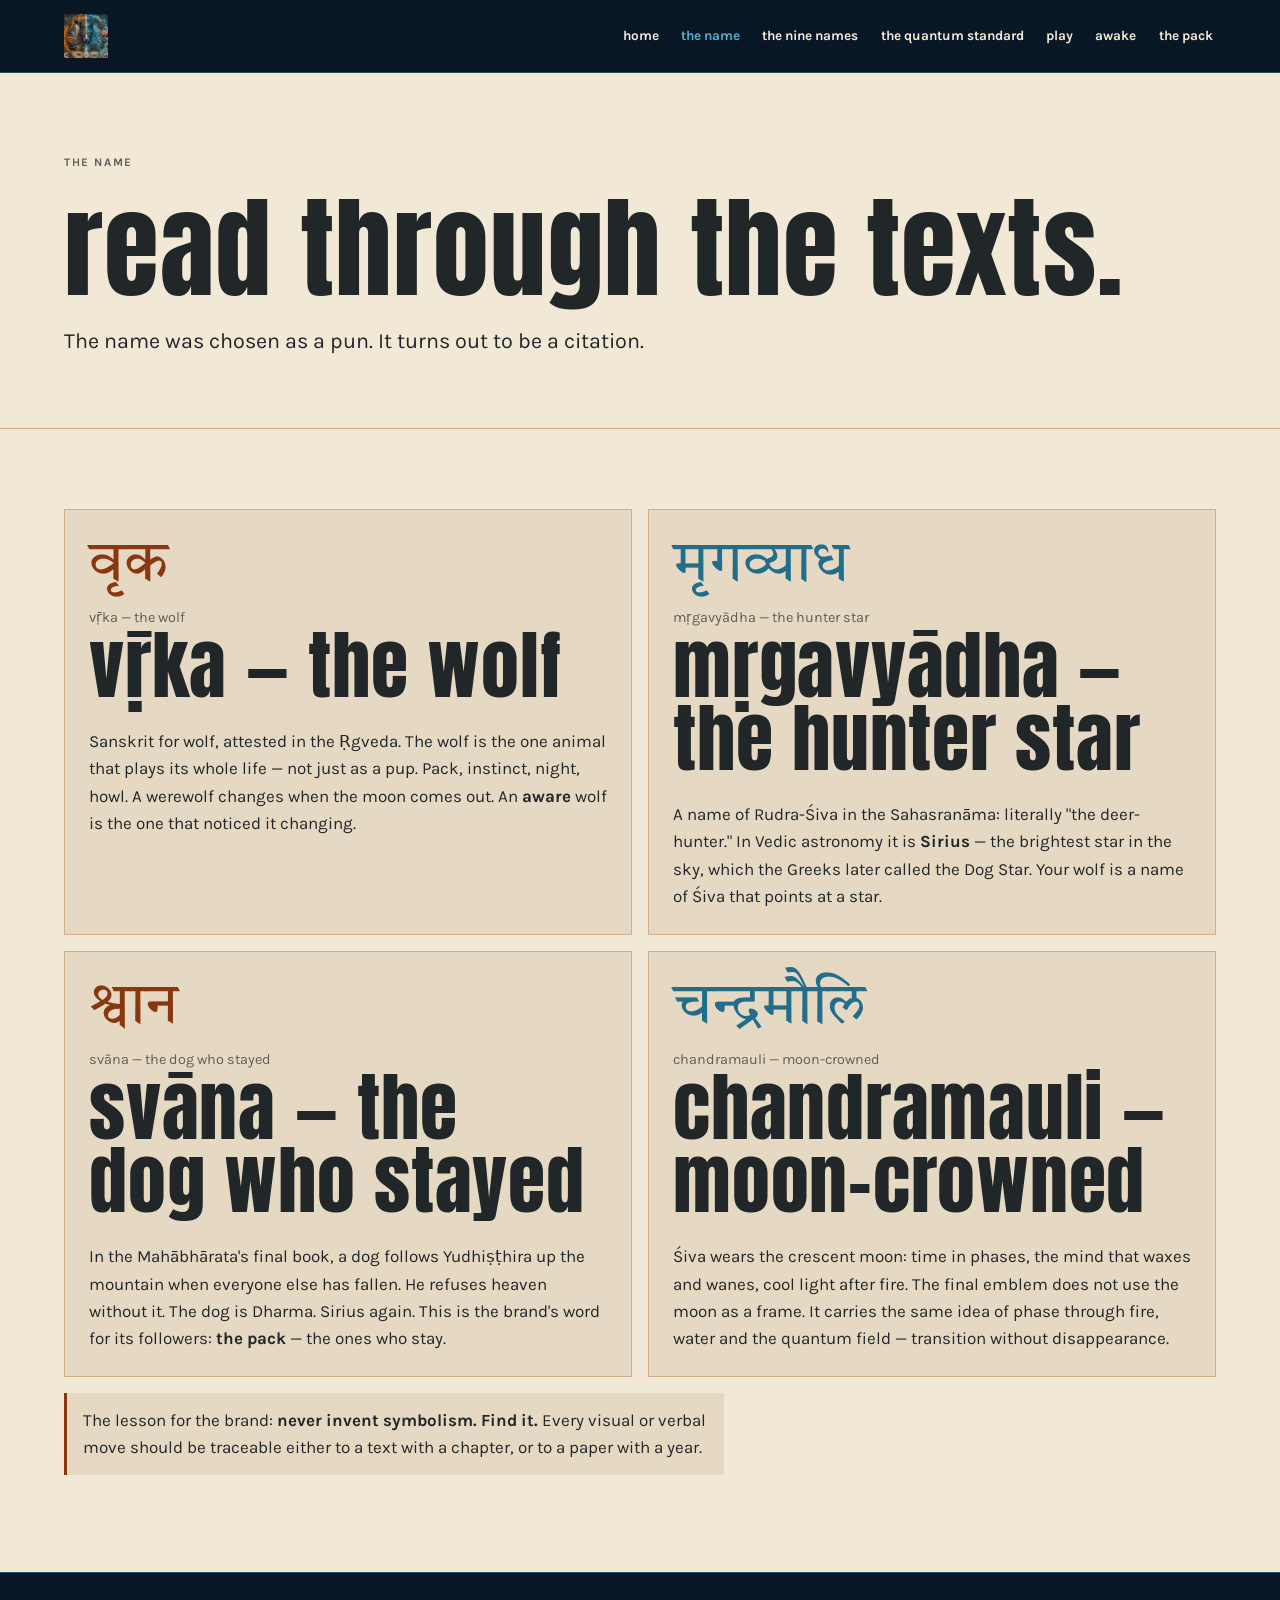
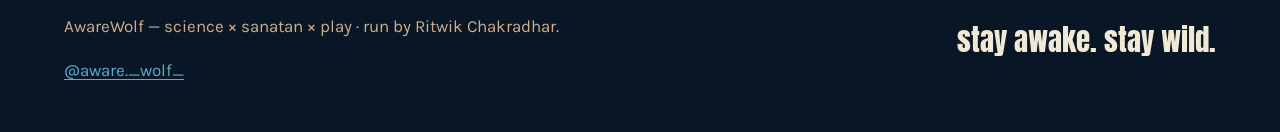
<file: name.html>
<!doctype html><html lang="en"><head><meta charset="utf-8"><meta name="viewport" content="width=device-width,initial-scale=1"><meta name="description" content="The name AwareWolf, read through the texts."><title>The name — AwareWolf</title><link rel="stylesheet" href="styles.css"><link rel="icon" type="image/png" sizes="64x64" href="brand/awarewolf_favicon_v15.png"></head>
<body class="reading"><a class="skip-link" href="#main">skip to the page</a><header class="site-header"><div class="shell nav-wrap"><a href="index.html" aria-label="AwareWolf home"><img class="brand-mark" src="brand/awarewolf_mark_v15.webp" width="192" height="192" alt="AwareWolf emblem: a symmetric Shiva and Narayana wolf within fire, cosmic ocean and a shared quantum field"></a><nav class="site-nav" aria-label="main navigation"><ul><li><a href="index.html">home</a></li><li><a aria-current="page" href="name.html">the name</a></li><li><a href="names.html">the nine names</a></li><li><a href="standard.html">the quantum standard</a></li><li><a href="play.html">play</a></li><li><a href="awake.html">awake</a></li><li><a href="pack.html">the pack</a></li></ul></nav></div></header>
<main id="main"><header class="page-intro shell"><p class="eyebrow">the name</p><h1>read through the texts.</h1><p class="lede">The name was chosen as a pun. It turns out to be a citation.</p></header>
<section class="section"><div class="shell grid grid-2">
<article class="card name-card"><span class="sanskrit" lang="sa">वृक</span><span class="translation">vṝka — the wolf</span><h2>vṝka — the wolf</h2><p>Sanskrit for wolf, attested in the Ṛgveda. The wolf is the one animal that plays its whole life — not just as a pup. Pack, instinct, night, howl. A werewolf changes when the moon comes out. An <b>aware</b> wolf is the one that noticed it changing.</p></article>
<article class="card name-card"><span class="sanskrit" lang="sa">मृगव्याध</span><span class="translation">mṛgavyādha — the hunter star</span><h2>mṛgavyādha — the hunter star</h2><p>A name of Rudra-Śiva in the Sahasranāma: literally "the deer-hunter." In Vedic astronomy it is <b>Sirius</b> — the brightest star in the sky, which the Greeks later called the Dog Star. Your wolf is a name of Śiva that points at a star.</p></article>
<article class="card name-card"><span class="sanskrit" lang="sa">श्वान</span><span class="translation">svāna — the dog who stayed</span><h2>svāna — the dog who stayed</h2><p>In the Mahābhārata's final book, a dog follows Yudhiṣṭhira up the mountain when everyone else has fallen. He refuses heaven without it. The dog is Dharma. Sirius again. This is the brand's word for its followers: <b>the pack</b> — the ones who stay.</p></article>
<article class="card name-card"><span class="sanskrit" lang="sa">चन्द्रमौलि</span><span class="translation">chandramauli — moon-crowned</span><h2>chandramauli — moon-crowned</h2><p>Śiva wears the crescent moon: time in phases, the mind that waxes and wanes, cool light after fire. The final emblem does not use the moon as a frame. It carries the same idea of phase through fire, water and the quantum field — transition without disappearance.</p></article>
</div><div class="shell"><p class="rule measure">The lesson for the brand: <b>never invent symbolism. Find it.</b> Every visual or verbal move should be traceable either to a text with a chapter, or to a paper with a year.</p></div></section></main>
<footer class="site-footer"><div class="shell footer-grid"><div><p>AwareWolf — science × sanatan × play · run by Ritwik Chakradhar.</p><a href="https://www.instagram.com/aware._wolf_/" rel="me">@aware._wolf_</a></div><p class="closing">stay awake. stay wild.</p></div></footer></body></html>
</file>
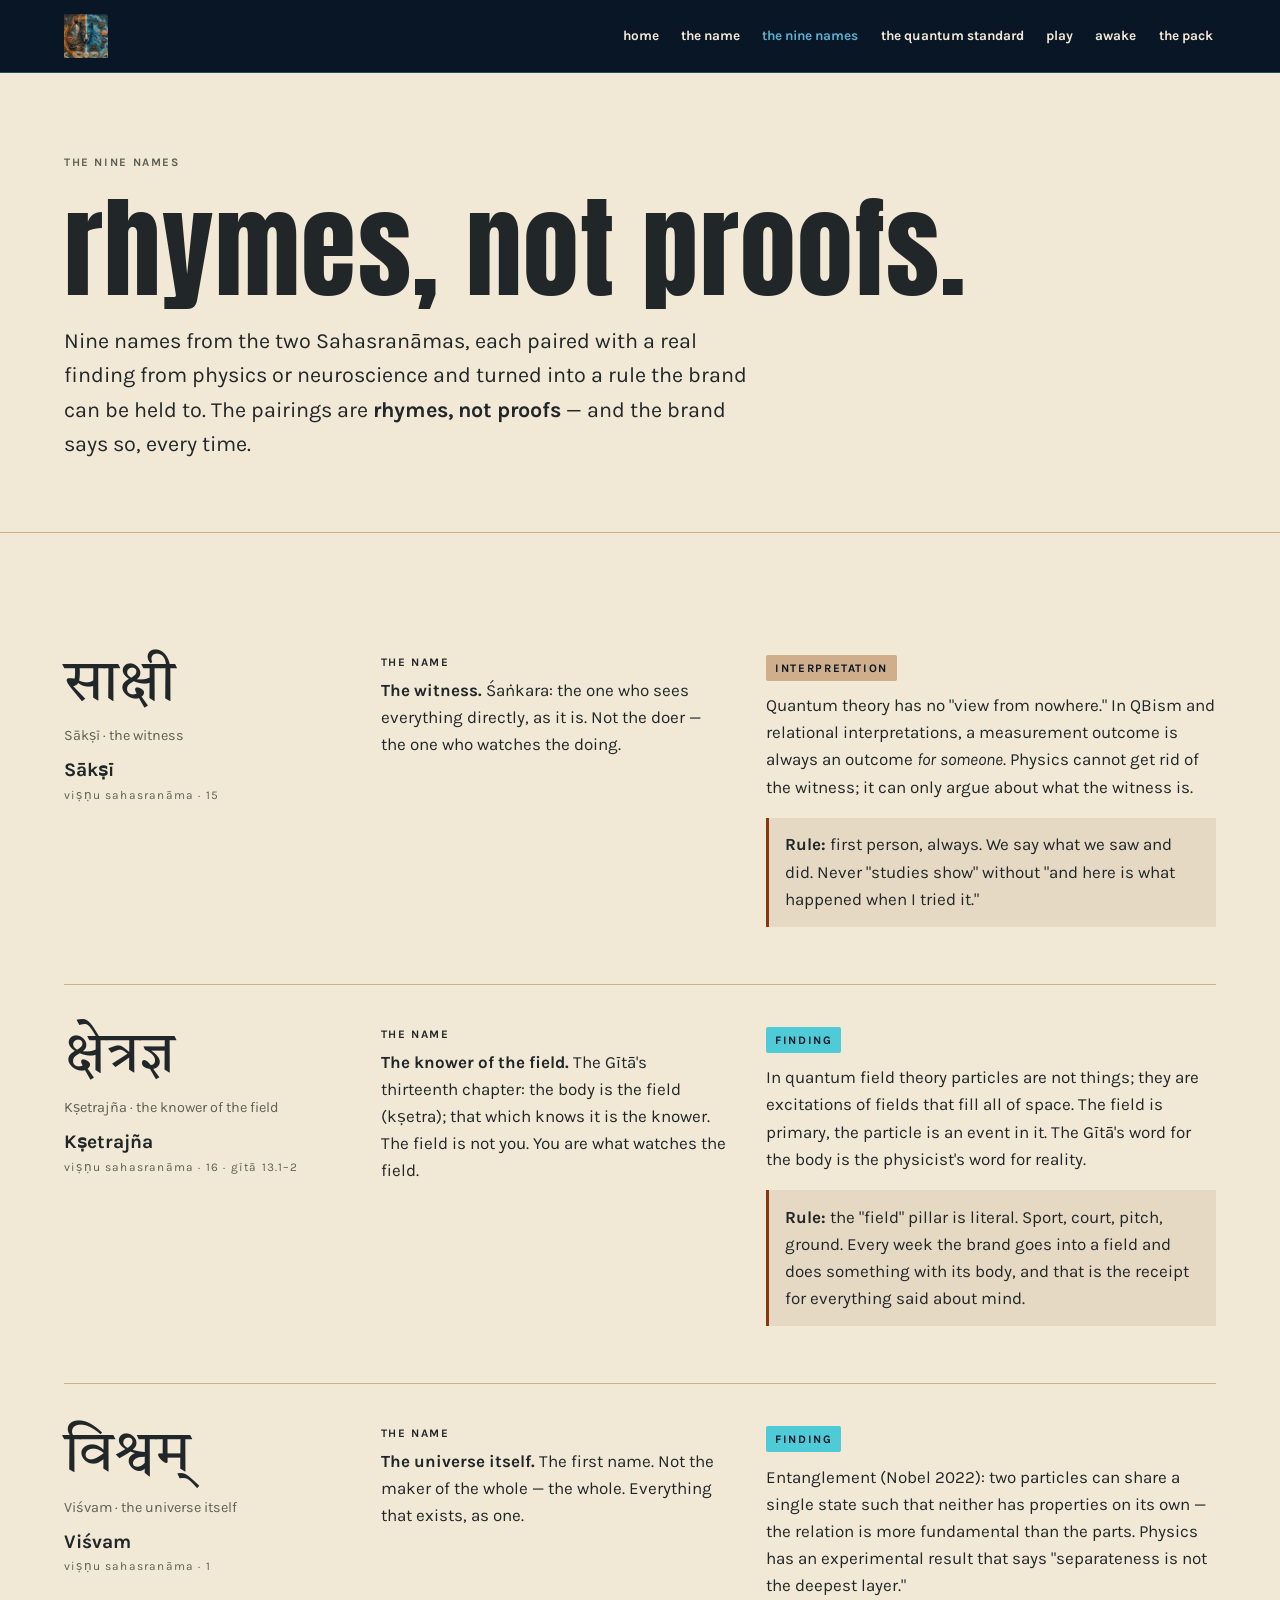
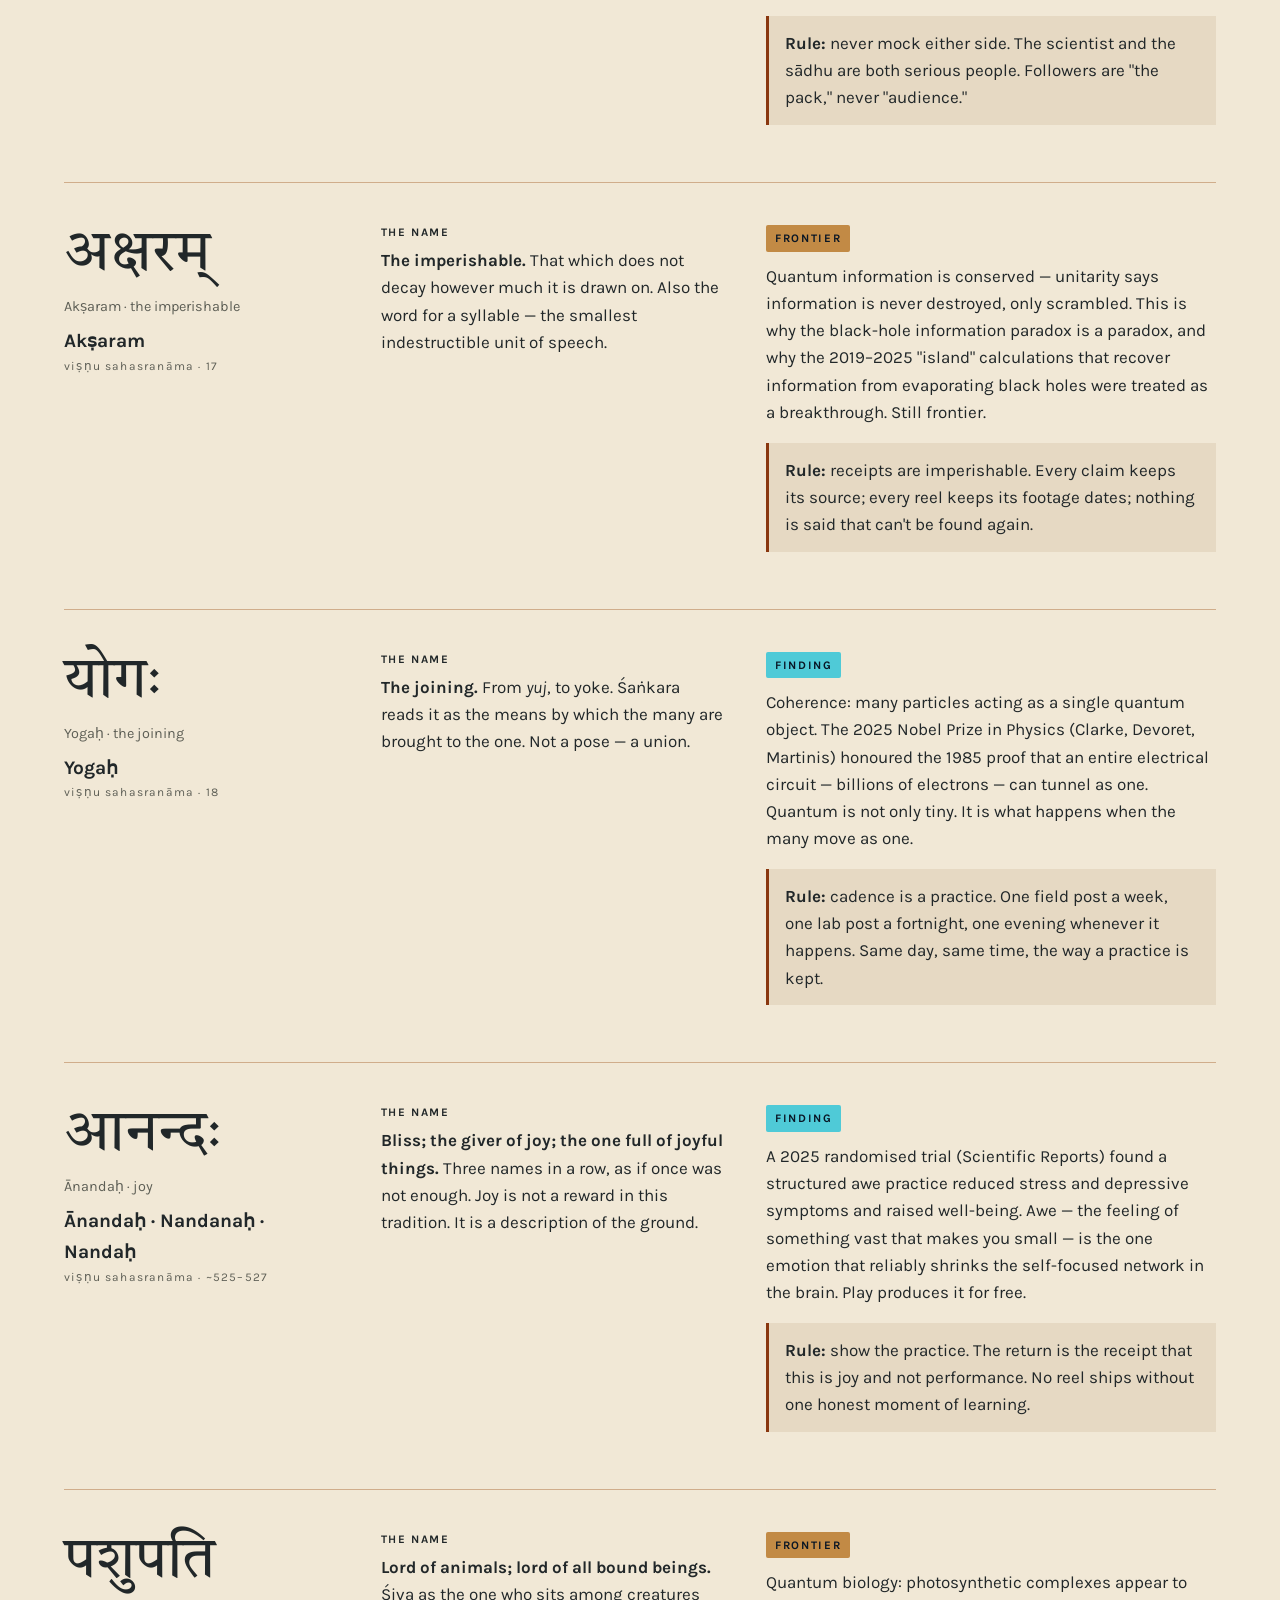
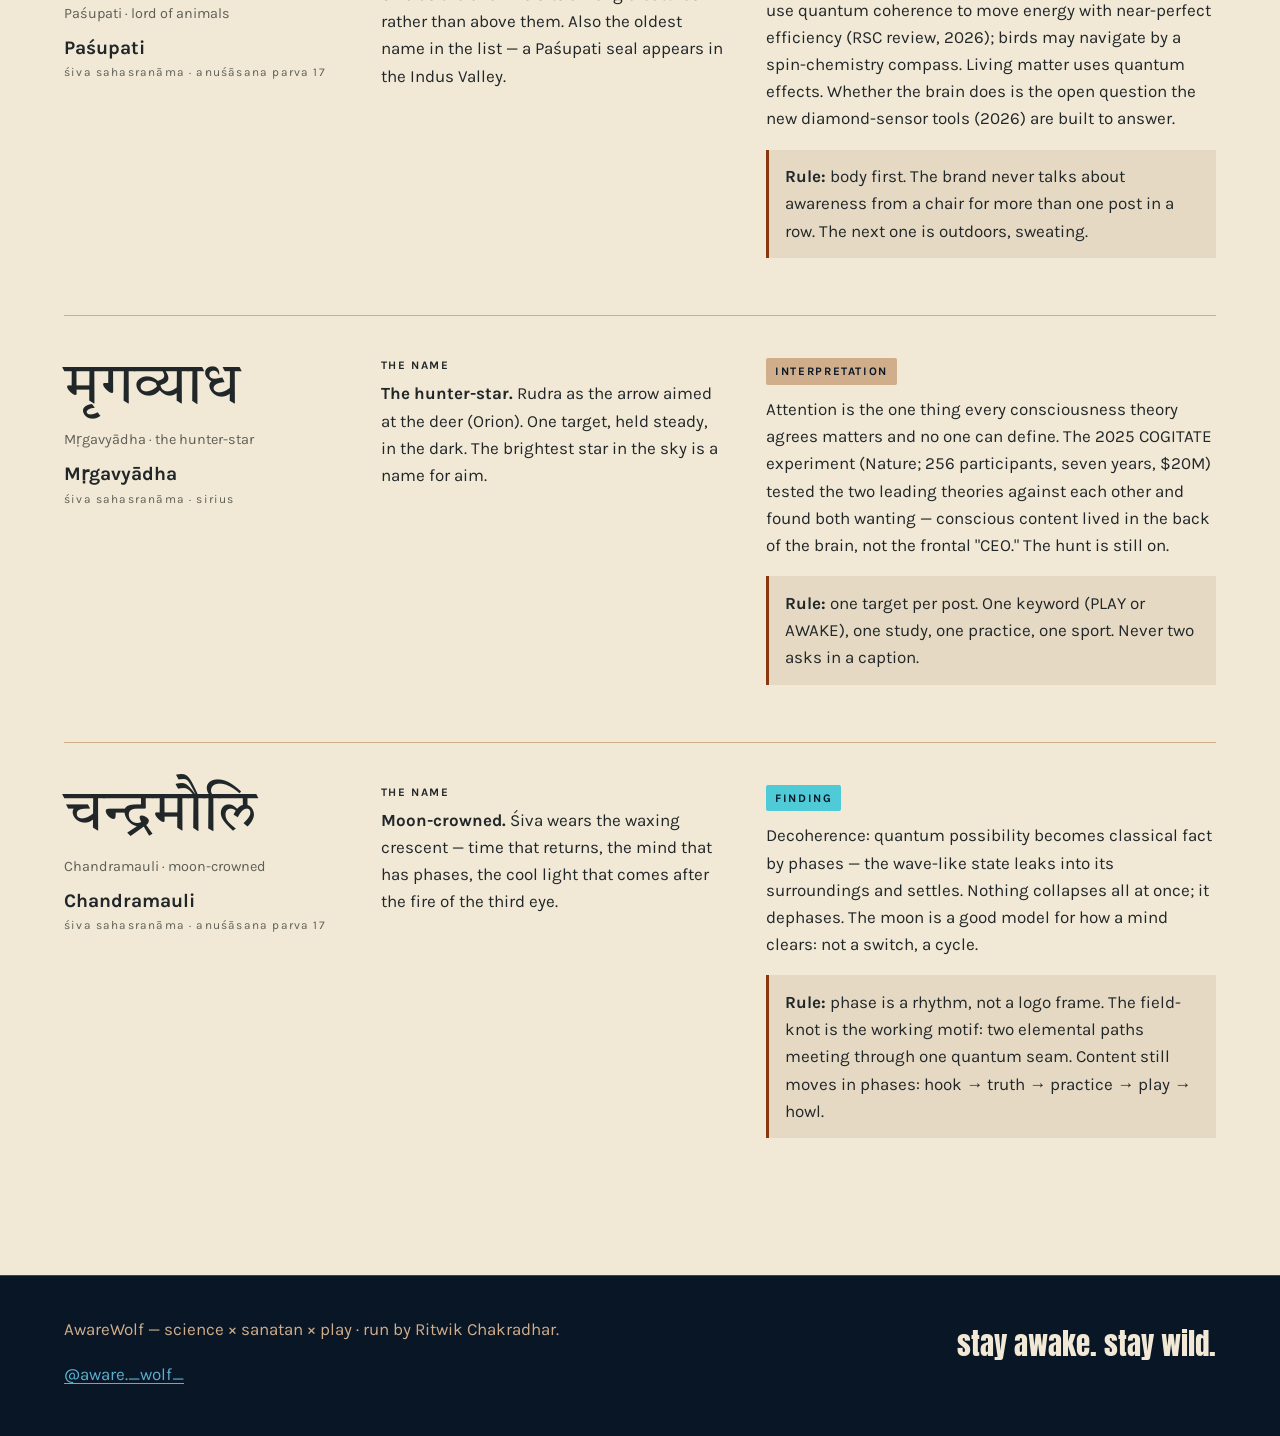
<file: names.html>
<!doctype html><html lang="en"><head><meta charset="utf-8"><meta name="viewport" content="width=device-width,initial-scale=1"><meta name="description" content="Nine Sahasranāma names, nine scientific rhymes, nine rules."><title>The nine names — AwareWolf</title><link rel="stylesheet" href="styles.css"><link rel="icon" type="image/png" sizes="64x64" href="brand/awarewolf_favicon_v15.png"></head>
<body class="reading"><a class="skip-link" href="#main">skip to the page</a><header class="site-header"><div class="shell nav-wrap"><a href="index.html" aria-label="AwareWolf home"><img class="brand-mark" src="brand/awarewolf_mark_v15.webp" width="192" height="192" alt="AwareWolf emblem: a symmetric Shiva and Narayana wolf within fire, cosmic ocean and a shared quantum field"></a><nav class="site-nav" aria-label="main navigation"><ul><li><a href="index.html">home</a></li><li><a href="name.html">the name</a></li><li><a aria-current="page" href="names.html">the nine names</a></li><li><a href="standard.html">the quantum standard</a></li><li><a href="play.html">play</a></li><li><a href="awake.html">awake</a></li><li><a href="pack.html">the pack</a></li></ul></nav></div></header>
<main id="main"><header class="page-intro shell"><p class="eyebrow">the nine names</p><h1>rhymes, not proofs.</h1><p class="lede">Nine names from the two Sahasranāmas, each paired with a real finding from physics or neuroscience and turned into a rule the brand can be held to. The pairings are <b>rhymes, not proofs</b> — and the brand says so, every time.</p></header>
<section class="section"><div class="shell">
<article class="name-row"><div><span class="sanskrit" lang="sa">साक्षी</span><span class="translation">Sākṣī · the witness</span><p class="iast">Sākṣī</p><p class="source">viṣṇu sahasranāma · 15</p></div><div><span class="label">the name</span><p><b>The witness.</b> Śaṅkara: the one who sees everything directly, as it is. Not the doer — the one who watches the doing.</p></div><div><span class="tier tier-interpretation">interpretation</span><p>Quantum theory has no "view from nowhere." In QBism and relational interpretations, a measurement outcome is always an outcome <i>for someone</i>. Physics cannot get rid of the witness; it can only argue about what the witness is.</p><p class="rule"><b>Rule:</b> first person, always. We say what we saw and did. Never "studies show" without "and here is what happened when I tried it."</p></div></article>
<article class="name-row"><div><span class="sanskrit" lang="sa">क्षेत्रज्ञ</span><span class="translation">Kṣetrajña · the knower of the field</span><p class="iast">Kṣetrajña</p><p class="source">viṣṇu sahasranāma · 16 · gītā 13.1–2</p></div><div><span class="label">the name</span><p><b>The knower of the field.</b> The Gītā's thirteenth chapter: the body is the field (kṣetra); that which knows it is the knower. The field is not you. You are what watches the field.</p></div><div><span class="tier tier-finding">finding</span><p>In quantum field theory particles are not things; they are excitations of fields that fill all of space. The field is primary, the particle is an event in it. The Gītā's word for the body is the physicist's word for reality.</p><p class="rule"><b>Rule:</b> the "field" pillar is literal. Sport, court, pitch, ground. Every week the brand goes into a field and does something with its body, and that is the receipt for everything said about mind.</p></div></article>
<article class="name-row"><div><span class="sanskrit" lang="sa">विश्वम्</span><span class="translation">Viśvam · the universe itself</span><p class="iast">Viśvam</p><p class="source">viṣṇu sahasranāma · 1</p></div><div><span class="label">the name</span><p><b>The universe itself.</b> The first name. Not the maker of the whole — the whole. Everything that exists, as one.</p></div><div><span class="tier tier-finding">finding</span><p>Entanglement (Nobel 2022): two particles can share a single state such that neither has properties on its own — the relation is more fundamental than the parts. Physics has an experimental result that says "separateness is not the deepest layer."</p><p class="rule"><b>Rule:</b> never mock either side. The scientist and the sādhu are both serious people. Followers are "the pack," never "audience."</p></div></article>
<article class="name-row"><div><span class="sanskrit" lang="sa">अक्षरम्</span><span class="translation">Akṣaram · the imperishable</span><p class="iast">Akṣaram</p><p class="source">viṣṇu sahasranāma · 17</p></div><div><span class="label">the name</span><p><b>The imperishable.</b> That which does not decay however much it is drawn on. Also the word for a syllable — the smallest indestructible unit of speech.</p></div><div><span class="tier tier-frontier">frontier</span><p>Quantum information is conserved — unitarity says information is never destroyed, only scrambled. This is why the black-hole information paradox is a paradox, and why the 2019–2025 "island" calculations that recover information from evaporating black holes were treated as a breakthrough. Still frontier.</p><p class="rule"><b>Rule:</b> receipts are imperishable. Every claim keeps its source; every reel keeps its footage dates; nothing is said that can't be found again.</p></div></article>
<article class="name-row"><div><span class="sanskrit" lang="sa">योगः</span><span class="translation">Yogaḥ · the joining</span><p class="iast">Yogaḥ</p><p class="source">viṣṇu sahasranāma · 18</p></div><div><span class="label">the name</span><p><b>The joining.</b> From <i>yuj</i>, to yoke. Śaṅkara reads it as the means by which the many are brought to the one. Not a pose — a union.</p></div><div><span class="tier tier-finding">finding</span><p>Coherence: many particles acting as a single quantum object. The 2025 Nobel Prize in Physics (Clarke, Devoret, Martinis) honoured the 1985 proof that an entire electrical circuit — billions of electrons — can tunnel as one. Quantum is not only tiny. It is what happens when the many move as one.</p><p class="rule"><b>Rule:</b> cadence is a practice. One field post a week, one lab post a fortnight, one evening whenever it happens. Same day, same time, the way a practice is kept.</p></div></article>
<article class="name-row"><div><span class="sanskrit" lang="sa">आनन्दः</span><span class="translation">Ānandaḥ · joy</span><p class="iast">Ānandaḥ · Nandanaḥ · Nandaḥ</p><p class="source">viṣṇu sahasranāma · ~525–527</p></div><div><span class="label">the name</span><p><b>Bliss; the giver of joy; the one full of joyful things.</b> Three names in a row, as if once was not enough. Joy is not a reward in this tradition. It is a description of the ground.</p></div><div><span class="tier tier-finding">finding</span><p>A 2025 randomised trial (Scientific Reports) found a structured awe practice reduced stress and depressive symptoms and raised well-being. Awe — the feeling of something vast that makes you small — is the one emotion that reliably shrinks the self-focused network in the brain. Play produces it for free.</p><p class="rule"><b>Rule:</b> show the practice. The return is the receipt that this is joy and not performance. No reel ships without one honest moment of learning.</p></div></article>
<article class="name-row"><div><span class="sanskrit" lang="sa">पशुपति</span><span class="translation">Paśupati · lord of animals</span><p class="iast">Paśupati</p><p class="source">śiva sahasranāma · anuśāsana parva 17</p></div><div><span class="label">the name</span><p><b>Lord of animals; lord of all bound beings.</b> Śiva as the one who sits among creatures rather than above them. Also the oldest name in the list — a Paśupati seal appears in the Indus Valley.</p></div><div><span class="tier tier-frontier">frontier</span><p>Quantum biology: photosynthetic complexes appear to use quantum coherence to move energy with near-perfect efficiency (RSC review, 2026); birds may navigate by a spin-chemistry compass. Living matter uses quantum effects. Whether the brain does is the open question the new diamond-sensor tools (2026) are built to answer.</p><p class="rule"><b>Rule:</b> body first. The brand never talks about awareness from a chair for more than one post in a row. The next one is outdoors, sweating.</p></div></article>
<article class="name-row"><div><span class="sanskrit" lang="sa">मृगव्याध</span><span class="translation">Mṛgavyādha · the hunter-star</span><p class="iast">Mṛgavyādha</p><p class="source">śiva sahasranāma · sirius</p></div><div><span class="label">the name</span><p><b>The hunter-star.</b> Rudra as the arrow aimed at the deer (Orion). One target, held steady, in the dark. The brightest star in the sky is a name for aim.</p></div><div><span class="tier tier-interpretation">interpretation</span><p>Attention is the one thing every consciousness theory agrees matters and no one can define. The 2025 COGITATE experiment (Nature; 256 participants, seven years, $20M) tested the two leading theories against each other and found both wanting — conscious content lived in the back of the brain, not the frontal "CEO." The hunt is still on.</p><p class="rule"><b>Rule:</b> one target per post. One keyword (PLAY or AWAKE), one study, one practice, one sport. Never two asks in a caption.</p></div></article>
<article class="name-row"><div><span class="sanskrit" lang="sa">चन्द्रमौलि</span><span class="translation">Chandramauli · moon-crowned</span><p class="iast">Chandramauli</p><p class="source">śiva sahasranāma · anuśāsana parva 17</p></div><div><span class="label">the name</span><p><b>Moon-crowned.</b> Śiva wears the waxing crescent — time that returns, the mind that has phases, the cool light that comes after the fire of the third eye.</p></div><div><span class="tier tier-finding">finding</span><p>Decoherence: quantum possibility becomes classical fact by phases — the wave-like state leaks into its surroundings and settles. Nothing collapses all at once; it dephases. The moon is a good model for how a mind clears: not a switch, a cycle.</p><p class="rule"><b>Rule:</b> phase is a rhythm, not a logo frame. The field-knot is the working motif: two elemental paths meeting through one quantum seam. Content still moves in phases: hook → truth → practice → play → howl.</p></div></article>
</div></section></main><footer class="site-footer"><div class="shell footer-grid"><div><p>AwareWolf — science × sanatan × play · run by Ritwik Chakradhar.</p><a href="https://www.instagram.com/aware._wolf_/" rel="me">@aware._wolf_</a></div><p class="closing">stay awake. stay wild.</p></div></footer></body></html>
</file>
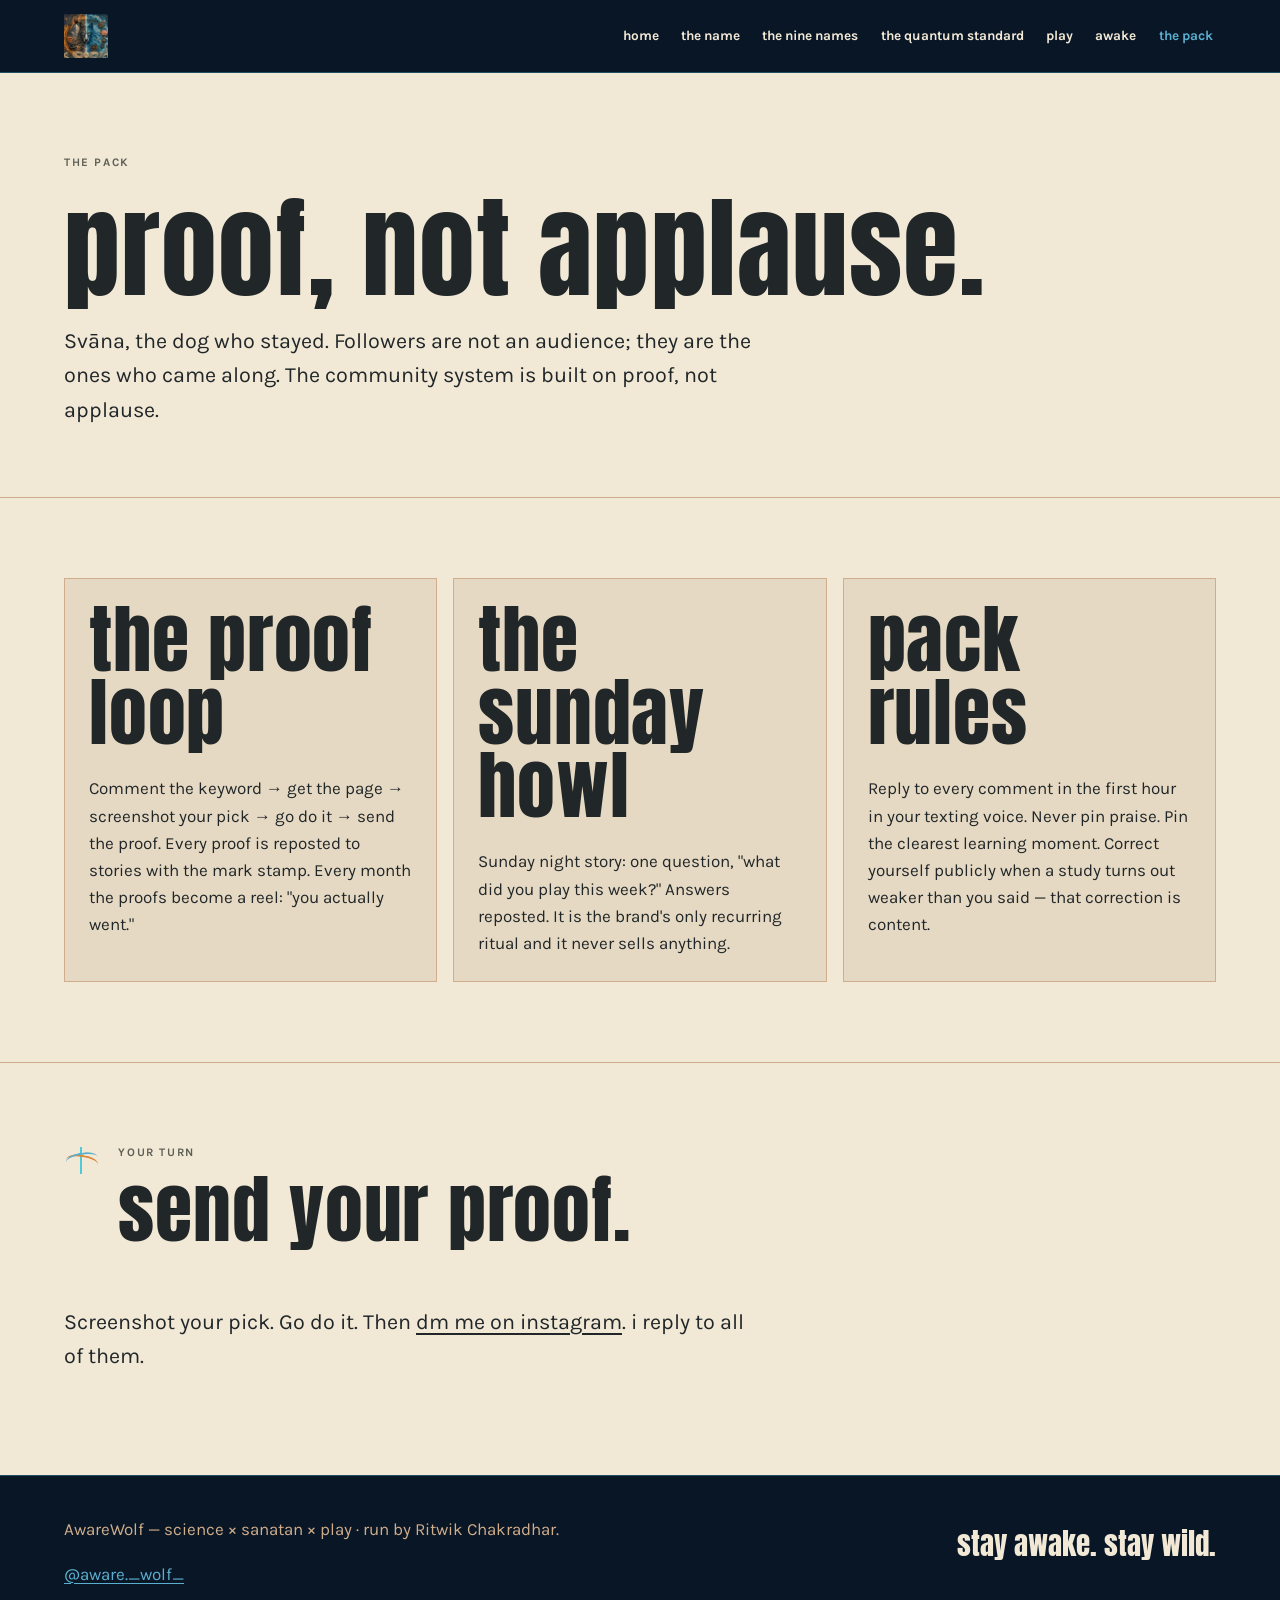
<file: pack.html>
<!doctype html><html lang="en"><head><meta charset="utf-8"><meta name="viewport" content="width=device-width,initial-scale=1"><meta name="description" content="The AwareWolf pack — built on proof, not applause."><title>The pack — AwareWolf</title><link rel="stylesheet" href="styles.css"><link rel="icon" type="image/png" sizes="64x64" href="brand/awarewolf_favicon_v15.png"></head>
<body class="reading"><a class="skip-link" href="#main">skip to the page</a><header class="site-header"><div class="shell nav-wrap"><a href="index.html" aria-label="AwareWolf home"><img class="brand-mark" src="brand/awarewolf_mark_v15.webp" width="192" height="192" alt="AwareWolf emblem: a symmetric Shiva and Narayana wolf within fire, cosmic ocean and a shared quantum field"></a><nav class="site-nav" aria-label="main navigation"><ul><li><a href="index.html">home</a></li><li><a href="name.html">the name</a></li><li><a href="names.html">the nine names</a></li><li><a href="standard.html">the quantum standard</a></li><li><a href="play.html">play</a></li><li><a href="awake.html">awake</a></li><li><a aria-current="page" href="pack.html">the pack</a></li></ul></nav></div></header>
<main id="main"><header class="page-intro shell"><p class="eyebrow">the pack</p><h1>proof, not applause.</h1><p class="lede">Svāna, the dog who stayed. Followers are not an audience; they are the ones who came along. The community system is built on proof, not applause.</p></header>
<section class="section"><div class="shell grid grid-3"><article class="card"><h2>the proof loop</h2><p>Comment the keyword → get the page → screenshot your pick → go do it → send the proof. Every proof is reposted to stories with the mark stamp. Every month the proofs become a reel: "you actually went."</p></article><article class="card"><h2>the sunday howl</h2><p>Sunday night story: one question, "what did you play this week?" Answers reposted. It is the brand's only recurring ritual and it never sells anything.</p></article><article class="card"><h2>pack rules</h2><p>Reply to every comment in the first hour in your texting voice. Never pin praise. Pin the clearest learning moment. Correct yourself publicly when a study turns out weaker than you said — that correction is content.</p></article></div></section>
<section class="section"><div class="shell"><div class="section-head"><span class="field-mark" aria-hidden="true"></span><div><p class="eyebrow">your turn</p><h2>send your proof.</h2></div></div><p class="lede">Screenshot your pick. Go do it. Then <a href="https://www.instagram.com/aware._wolf_/">dm me on instagram</a>. i reply to all of them.</p></div></section></main>
<footer class="site-footer"><div class="shell footer-grid"><div><p>AwareWolf — science × sanatan × play · run by Ritwik Chakradhar.</p><a href="https://www.instagram.com/aware._wolf_/" rel="me">@aware._wolf_</a></div><p class="closing">stay awake. stay wild.</p></div></footer></body></html>
</file>
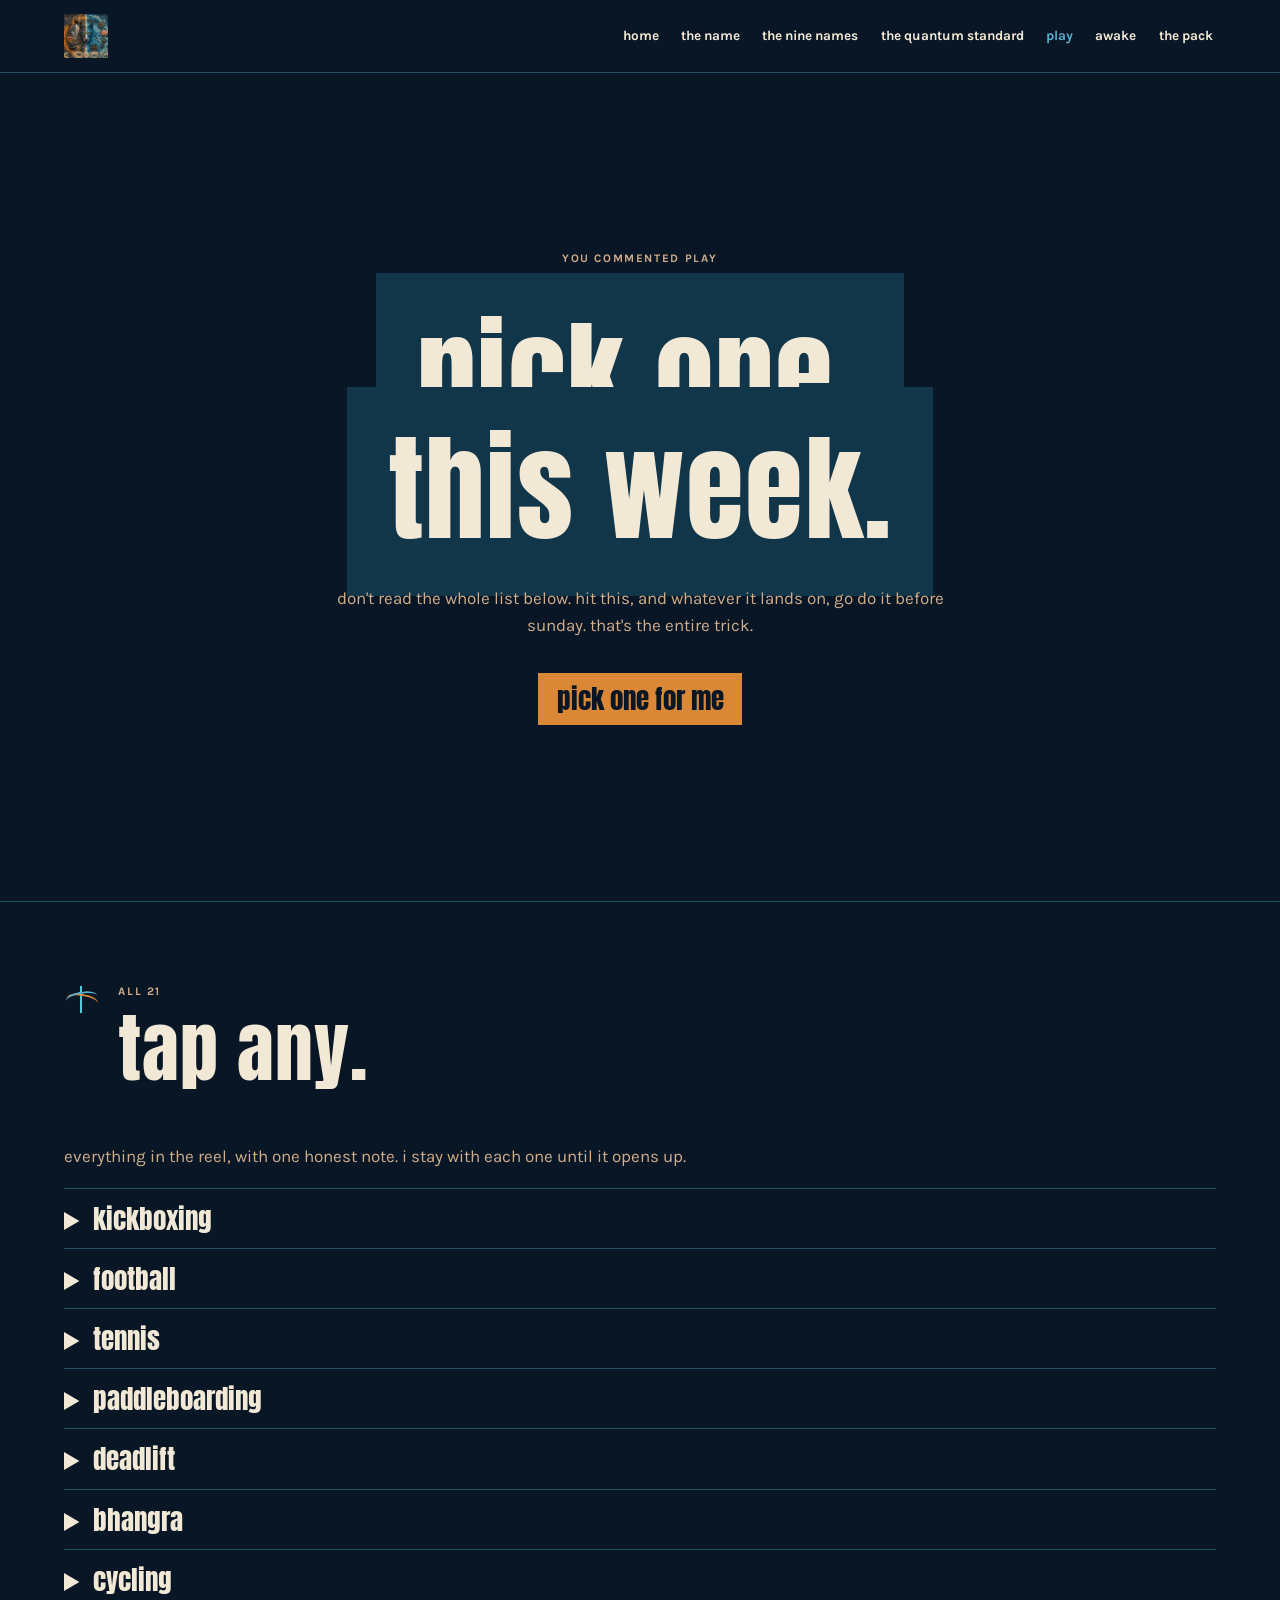
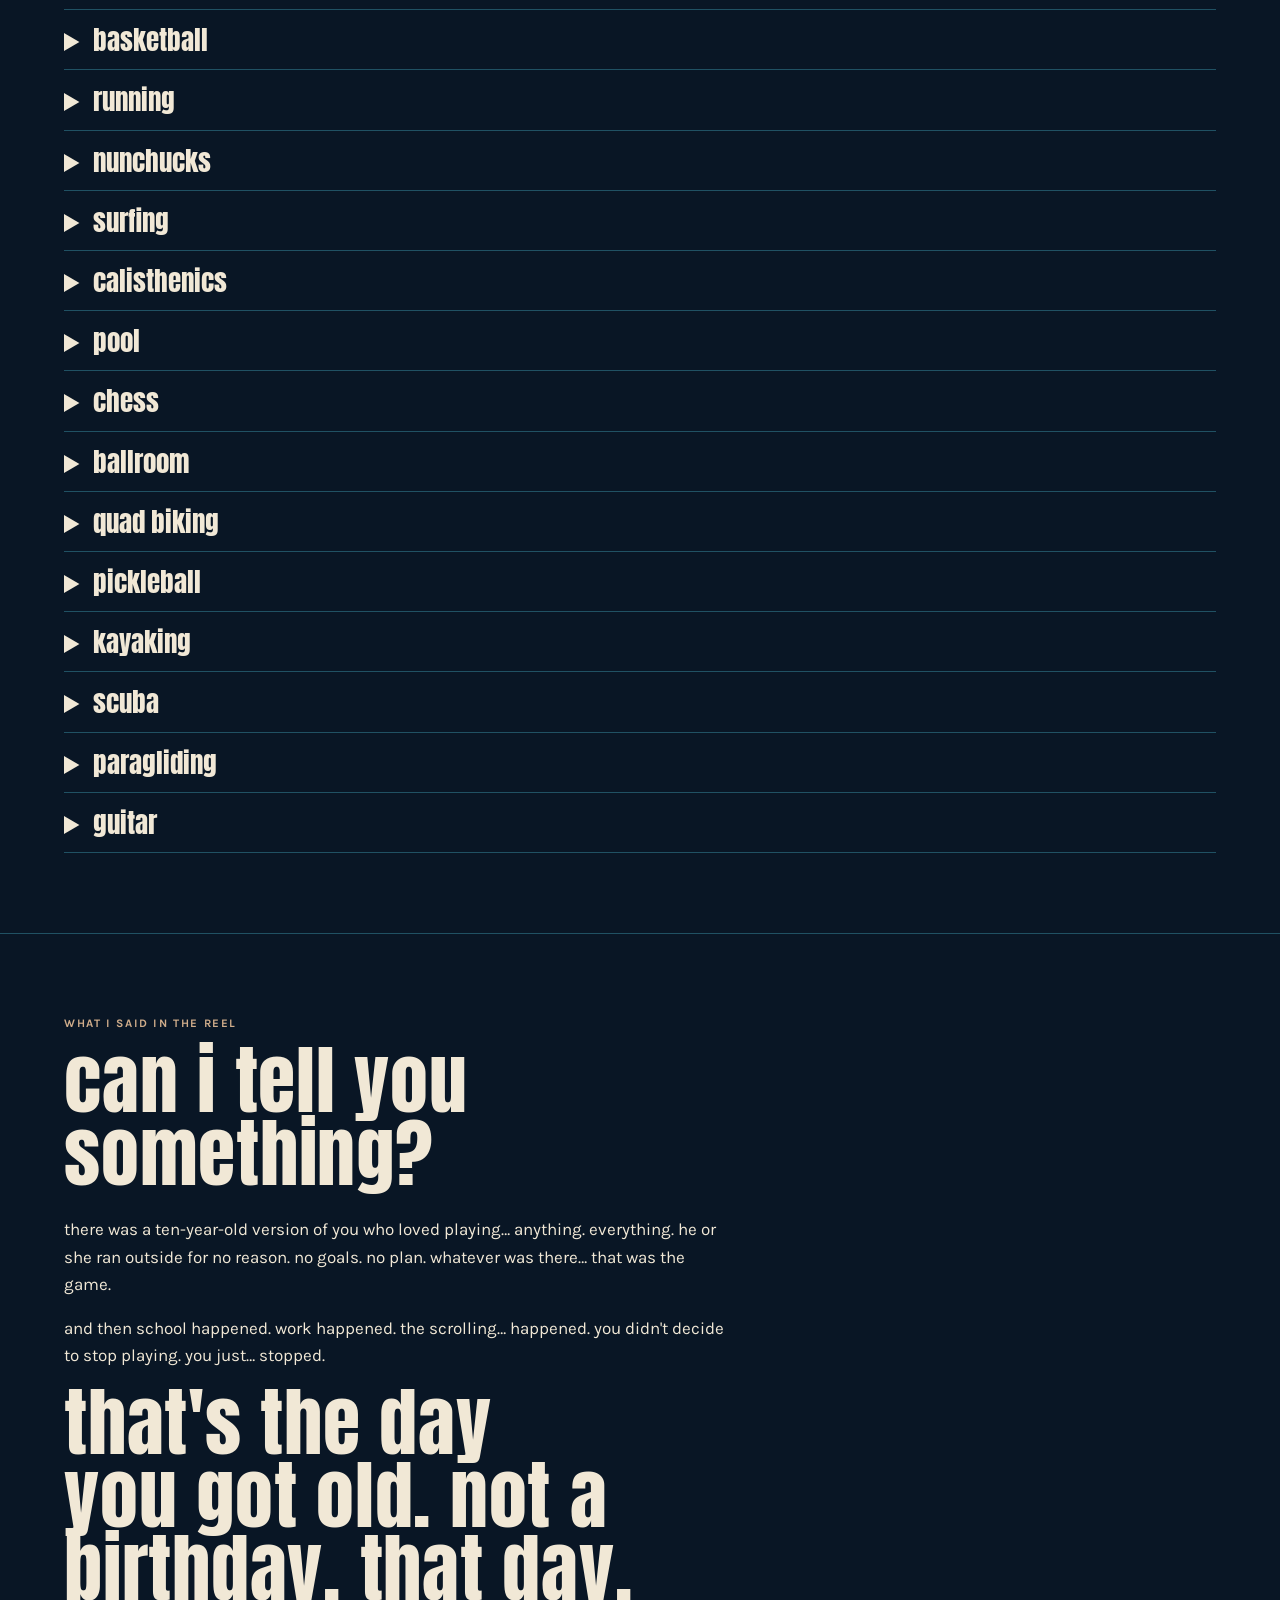
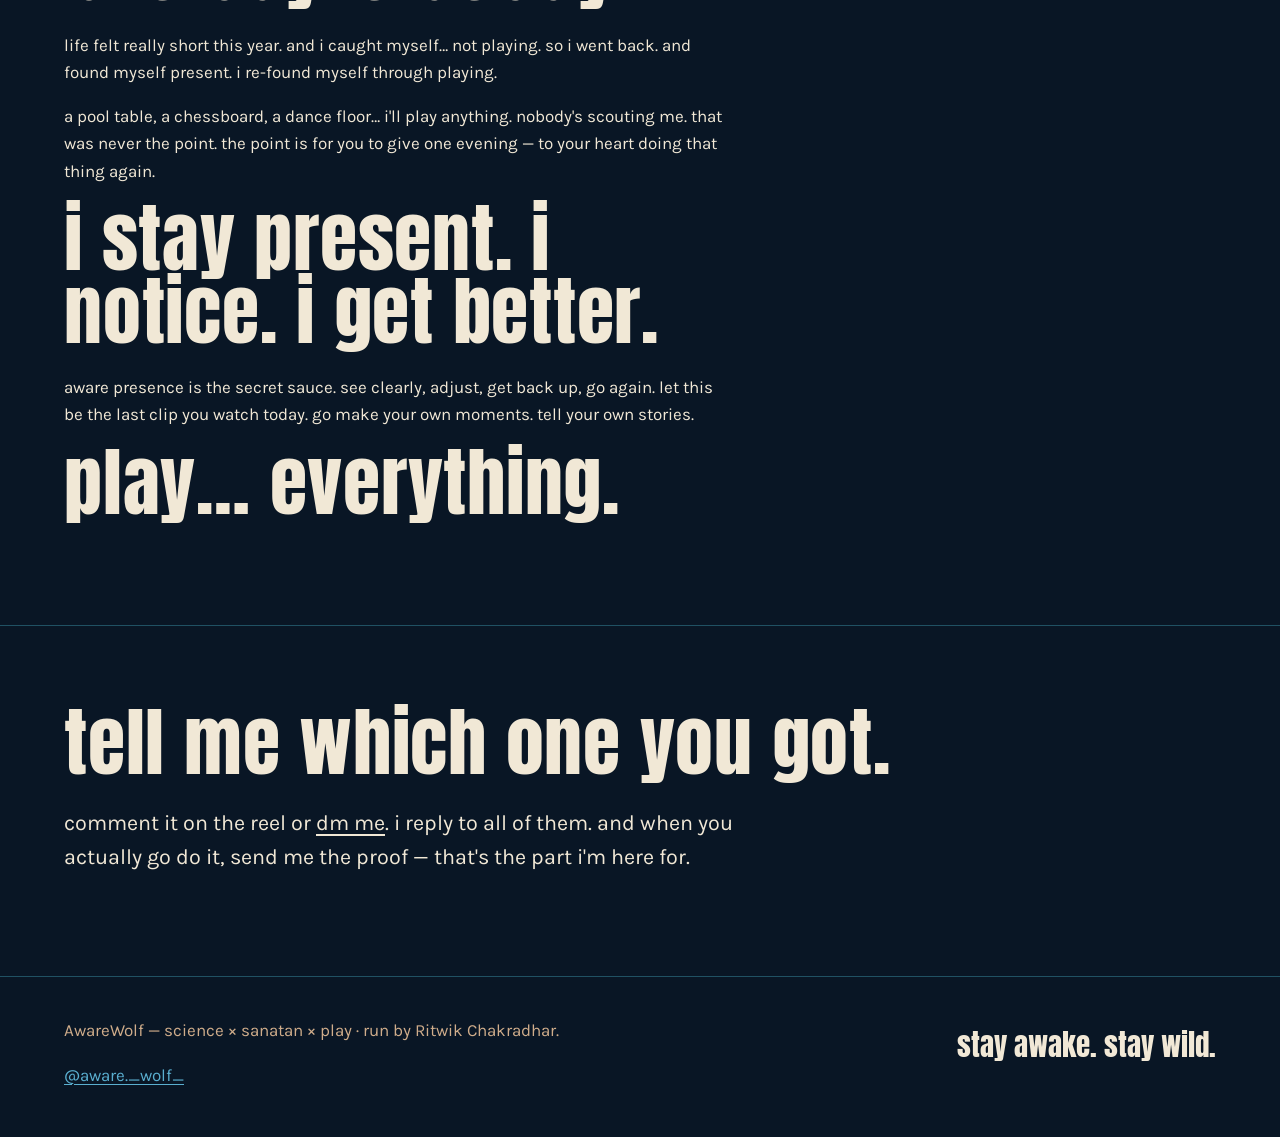
<file: play.html>
<!doctype html><html lang="en"><head><meta charset="utf-8"><meta name="viewport" content="width=device-width,initial-scale=1"><meta name="description" content="Pick one thing to play this week."><title>Play everything — AwareWolf</title><link rel="stylesheet" href="styles.css"><link rel="icon" type="image/png" sizes="64x64" href="brand/awarewolf_favicon_v15.png"></head>
<body class="night"><a class="skip-link" href="#main">skip to the page</a><header class="site-header"><div class="shell nav-wrap"><a href="index.html" aria-label="AwareWolf home"><img class="brand-mark" src="brand/awarewolf_mark_v15.webp" width="192" height="192" alt="AwareWolf emblem: a symmetric Shiva and Narayana wolf within fire, cosmic ocean and a shared quantum field"></a><nav class="site-nav" aria-label="main navigation"><ul><li><a href="index.html">home</a></li><li><a href="name.html">the name</a></li><li><a href="names.html">the nine names</a></li><li><a href="standard.html">the quantum standard</a></li><li><a aria-current="page" href="play.html">play</a></li><li><a href="awake.html">awake</a></li><li><a href="pack.html">the pack</a></li></ul></nav></div></header>
<main id="main"><section class="play-frame" aria-label="pick one"><div class="play-stack" data-play-start><p class="eyebrow">you commented play</p><h1><span class="caption-box">pick one.</span><br><span class="caption-box">this week.</span></h1><p class="muted measure">don't read the whole list below. hit this, and whatever it lands on, go do it before sunday. that's the entire trick.</p><button class="play-button" type="button" data-pick>pick one for me</button><noscript><p class="proof">scripts are off. close your eyes, scroll the list below, and tap one. same rule.</p></noscript></div><div class="play-result" data-play-result hidden><p class="eyebrow">your one for this week</p><h2 class="play-big"><span class="caption-box" data-play-name>—</span></h2><p class="lede" data-play-tip></p><p class="muted">screenshot this. that's your commitment.</p></div></section>
<section class="section"><div class="shell"><div class="section-head"><span class="field-mark" aria-hidden="true"></span><div><p class="eyebrow">all 21</p><h2>tap any.</h2></div></div><p class="muted measure">everything in the reel, with one honest note. i stay with each one until it opens up.</p><div class="accordion">
<details><summary>kickboxing</summary><p>any gym near you has a trial class. go once. give the bag your full attention for 20 minutes.</p></details><details><summary>football</summary><p>nearest turf, weekday night. someone's always a player short. say yes.</p></details><details><summary>tennis</summary><p>a wall and one ball. hit against it for 20 minutes. no partner needed.</p></details><details><summary>paddleboarding</summary><p>rent one for an hour at any lake. balance, breathe, adjust. that is the whole experience.</p></details><details><summary>deadlift</summary><p>just the bar, no plates. learn the movement. add weight next week, not today.</p></details><details><summary>bhangra</summary><p>search “basic bhangra steps”, living room, ten minutes. no one's watching.</p></details><details><summary>cycling</summary><p>borrow or rent a bike. ride somewhere you'd normally drive.</p></details><details><summary>basketball</summary><p>any park hoop. shoot 50 free throws alone. count the makes.</p></details><details><summary>running</summary><p>20 minutes, slow enough to talk. you're not training for anything.</p></details><details><summary>nunchucks</summary><p>foam ones, backyard, slow figure-eights. attention before speed.</p></details><details><summary>surfing</summary><p>book a beginner lesson before you talk yourself out of it.</p></details><details><summary>calisthenics</summary><p>a bar at the park. hang from it. that's day one.</p></details><details><summary>pool</summary><p>any bar with a table. play a stranger. watch the angles. play again.</p></details><details><summary>chess</summary><p>a free app or a friend and a board. one game, no clock.</p></details><details><summary>ballroom</summary><p>find a beginner social night. go alone. they pair you up.</p></details><details><summary>quad biking</summary><p>a rental near any hill town. alert at first, then grinning.</p></details><details><summary>pickleball</summary><p>public court, borrowed paddle. track the ball, adjust, keep playing.</p></details><details><summary>kayaking</summary><p>rent one, one hour, calm water. sitting outdoors with a stick.</p></details><details><summary>scuba</summary><p>a discovery dive in a pool. breathing underwater counts.</p></details><details><summary>paragliding</summary><p>tandem flight. you run three steps and do nothing else.</p></details><details><summary>guitar</summary><p>three chords, one song, friends building the groove together.</p></details>
</div></div></section>
<section class="section"><div class="shell"><p class="eyebrow">what i said in the reel</p><div class="measure"><h2>can i tell you something?</h2><p>there was a ten-year-old version of you who loved playing… anything. everything. he or she ran outside for no reason. no goals. no plan. whatever was there… that was the game.</p><p>and then school happened. work happened. the scrolling… happened. you didn't decide to stop playing. you just… stopped.</p><h2>that's the day you got old. not a birthday. that day.</h2><p>life felt really short this year. and i caught myself… not playing. so i went back. and found myself present. i re-found myself through playing.</p><p>a pool table, a chessboard, a dance floor… i'll play anything. nobody's scouting me. that was never the point. the point is for you to give one evening — to your heart doing that thing again.</p><h2>i stay present. i notice. i get better.</h2><p>aware presence is the secret sauce. see clearly, adjust, get back up, go again. let this be the last clip you watch today. go make your own moments. tell your own stories.</p><h2>play… everything.</h2></div></div></section>
<section class="section"><div class="shell"><h2>tell me which one you got.</h2><p class="lede">comment it on the reel or <a href="https://www.instagram.com/aware._wolf_/">dm me</a>. i reply to all of them. and when you actually go do it, send me the proof — that's the part i'm here for.</p></div></section></main>
<footer class="site-footer"><div class="shell footer-grid"><div><p>AwareWolf — science × sanatan × play · run by Ritwik Chakradhar.</p><a href="https://www.instagram.com/aware._wolf_/" rel="me">@aware._wolf_</a></div><p class="closing">stay awake. stay wild.</p></div></footer><script src="site.js"></script></body></html>
</file>
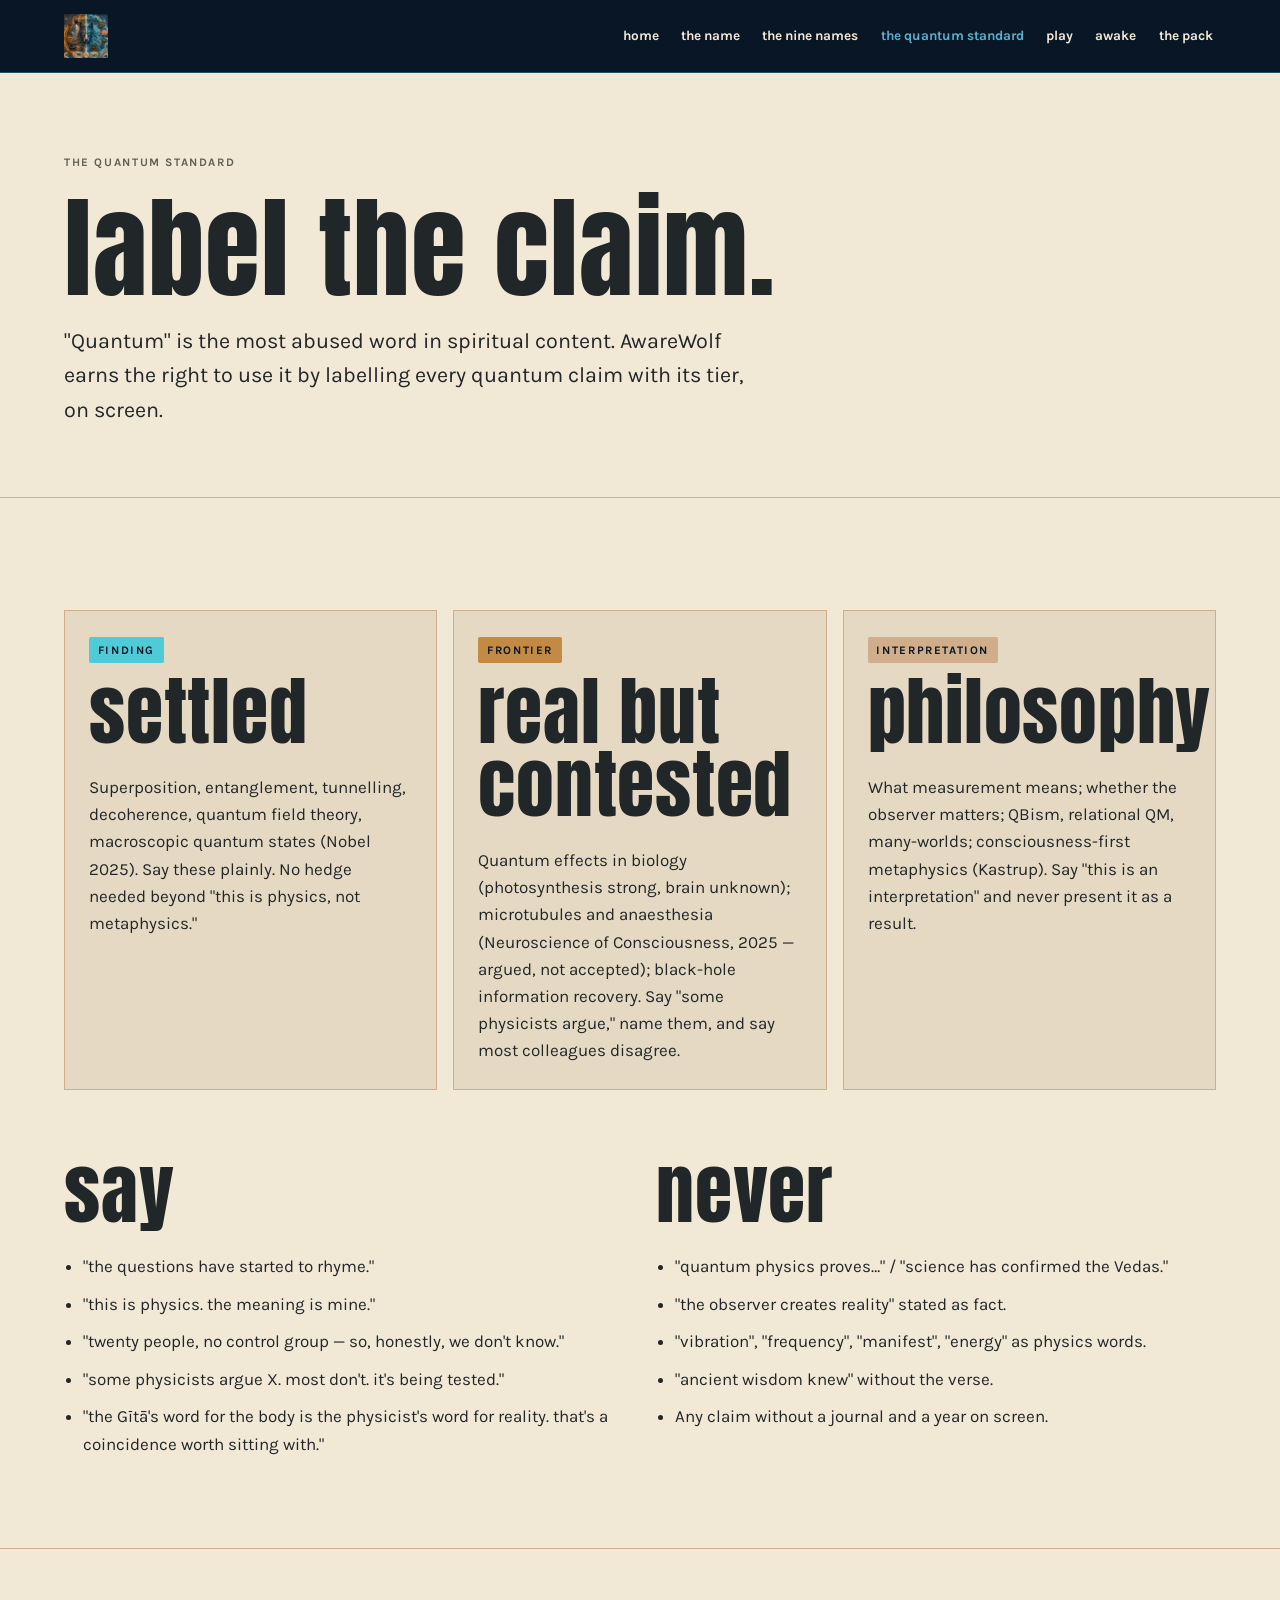
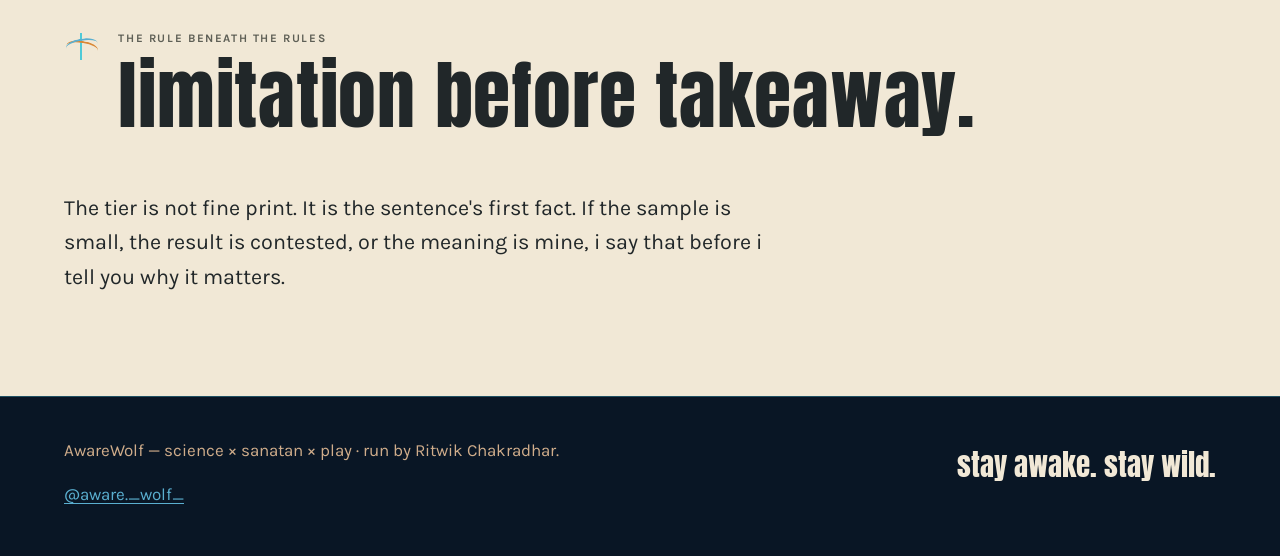
<file: standard.html>
<!doctype html><html lang="en"><head><meta charset="utf-8"><meta name="viewport" content="width=device-width,initial-scale=1"><meta name="description" content="The AwareWolf quantum standard: finding, frontier and interpretation."><title>The quantum standard — AwareWolf</title><link rel="stylesheet" href="styles.css"><link rel="icon" type="image/png" sizes="64x64" href="brand/awarewolf_favicon_v15.png"></head>
<body class="reading"><a class="skip-link" href="#main">skip to the page</a><header class="site-header"><div class="shell nav-wrap"><a href="index.html" aria-label="AwareWolf home"><img class="brand-mark" src="brand/awarewolf_mark_v15.webp" width="192" height="192" alt="AwareWolf emblem: a symmetric Shiva and Narayana wolf within fire, cosmic ocean and a shared quantum field"></a><nav class="site-nav" aria-label="main navigation"><ul><li><a href="index.html">home</a></li><li><a href="name.html">the name</a></li><li><a href="names.html">the nine names</a></li><li><a aria-current="page" href="standard.html">the quantum standard</a></li><li><a href="play.html">play</a></li><li><a href="awake.html">awake</a></li><li><a href="pack.html">the pack</a></li></ul></nav></div></header>
<main id="main"><header class="page-intro shell"><p class="eyebrow">the quantum standard</p><h1>label the claim.</h1><p class="lede">"Quantum" is the most abused word in spiritual content. AwareWolf earns the right to use it by labelling every quantum claim with its tier, on screen.</p></header>
<section class="section"><div class="shell"><div class="standard-grid"><article class="card"><span class="tier tier-finding">finding</span><h2>settled</h2><p>Superposition, entanglement, tunnelling, decoherence, quantum field theory, macroscopic quantum states (Nobel 2025). Say these plainly. No hedge needed beyond "this is physics, not metaphysics."</p></article><article class="card"><span class="tier tier-frontier">frontier</span><h2>real but contested</h2><p>Quantum effects in biology (photosynthesis strong, brain unknown); microtubules and anaesthesia (Neuroscience of Consciousness, 2025 — argued, not accepted); black-hole information recovery. Say "some physicists argue," name them, and say most colleagues disagree.</p></article><article class="card"><span class="tier tier-interpretation">interpretation</span><h2>philosophy</h2><p>What measurement means; whether the observer matters; QBism, relational QM, many-worlds; consciousness-first metaphysics (Kastrup). Say "this is an interpretation" and never present it as a result.</p></article></div>
<div class="say-never"><section><h2>say</h2><ul><li>"the questions have started to rhyme."</li><li>"this is physics. the meaning is mine."</li><li>"twenty people, no control group — so, honestly, we don't know."</li><li>"some physicists argue X. most don't. it's being tested."</li><li>"the Gītā's word for the body is the physicist's word for reality. that's a coincidence worth sitting with."</li></ul></section><section><h2>never</h2><ul><li>"quantum physics proves…" / "science has confirmed the Vedas."</li><li>"the observer creates reality" stated as fact.</li><li>"vibration", "frequency", "manifest", "energy" as physics words.</li><li>"ancient wisdom knew" without the verse.</li><li>Any claim without a journal and a year on screen.</li></ul></section></div></div></section>
<section class="section"><div class="shell"><div class="section-head"><span class="field-mark" aria-hidden="true"></span><div><p class="eyebrow">the rule beneath the rules</p><h2>limitation before takeaway.</h2></div></div><p class="lede">The tier is not fine print. It is the sentence's first fact. If the sample is small, the result is contested, or the meaning is mine, i say that before i tell you why it matters.</p></div></section></main>
<footer class="site-footer"><div class="shell footer-grid"><div><p>AwareWolf — science × sanatan × play · run by Ritwik Chakradhar.</p><a href="https://www.instagram.com/aware._wolf_/" rel="me">@aware._wolf_</a></div><p class="closing">stay awake. stay wild.</p></div></footer></body></html>
</file>
<file: styles.css>
@import url("brand/tokens.css");
@import url("https://fonts.googleapis.com/css2?family=Anton&family=Karla:ital,wght@0,400;0,500;0,700;1,400&family=Tiro+Devanagari+Sanskrit&display=swap");

*,*::before,*::after{box-sizing:border-box}
html{scroll-behavior:smooth;color-scheme:light dark;max-width:100%;overflow-x:clip}
body{margin:0;max-width:100%;overflow-x:clip;font-family:var(--aw-font-body);font-size:1.0625rem;line-height:1.6;-webkit-font-smoothing:antialiased}
body.reading{--site-accent:var(--aw-shiva-ink);--site-accent-pressed:var(--aw-narayan-ink);--site-secondary:var(--aw-narayan);--site-on-accent:var(--aw-bone);background:var(--aw-bone);color:var(--aw-ink);color-scheme:light}
body.night{--site-accent:var(--aw-shiva);--site-accent-pressed:var(--aw-narayan-light);--site-secondary:var(--aw-narayan-light);--site-on-accent:var(--aw-night);background:var(--aw-night);color:var(--aw-bone);color-scheme:dark}
img{display:block;max-width:100%;height:auto}
a{color:inherit;text-underline-offset:.18em;text-decoration-thickness:.08em}
a:hover{color:var(--site-accent-pressed)}
button,a{transition:opacity .25s ease,color .25s ease,background-color .25s ease}
button:hover,.button:hover{opacity:.86}
:focus-visible{outline:3px solid var(--site-accent);outline-offset:4px}
.skip-link{position:absolute;left:1rem;top:-5rem;z-index:20;background:var(--site-accent);color:var(--site-on-accent);padding:.65rem 1rem;font-weight:700}
.skip-link:focus{top:1rem}
.shell{width:min(100% - 2rem,72rem);margin-inline:auto}
.measure{max-width:66ch}
.display,h1,h2,h3{font-family:var(--aw-font-display);font-weight:400;letter-spacing:.01em;line-height:.96;text-transform:lowercase;text-wrap:balance}
h1{font-size:clamp(3.2rem,12vw,7.4rem);margin:.2em 0}
h2{font-size:clamp(2.35rem,8vw,4.75rem);margin:0 0 .35em}
h3{font-size:clamp(1.55rem,5vw,2.25rem);margin:0 0 .35em}
p{margin:0 0 1em}
.eyebrow,.meta,.tier{font-size:.72rem;font-weight:700;letter-spacing:.14em;text-transform:uppercase}
.eyebrow,.muted{color:var(--aw-bone-3)}
.reading .eyebrow,.reading .muted{color:var(--aw-stone)}
.site-header{border-bottom:1px solid var(--aw-line);background:var(--aw-night);color:var(--aw-bone)}
.nav-wrap{min-width:0;min-height:4.5rem;display:flex;align-items:center;justify-content:space-between;gap:1rem}
.brand-mark{width:44px;height:auto;flex:0 0 auto}
.nav-toggle{appearance:none;border:1px solid var(--aw-line);background:transparent;color:var(--aw-bone);font:700 .78rem var(--aw-font-body);letter-spacing:.12em;text-transform:lowercase;padding:.6rem .7rem}
.site-nav{display:block;min-width:0;position:static;background:var(--aw-night)}
.site-nav ul{list-style:none;margin:0;padding:0;display:flex;flex-wrap:wrap;justify-content:flex-end;gap:.15rem .7rem}
.site-nav a{display:block;padding:.35rem .1rem;color:var(--aw-bone);text-decoration:none;font-size:.74rem;font-weight:700}
.site-nav a[aria-current="page"]{color:var(--aw-narayan-light)}
.hero{min-height:calc(100svh - 4.5rem);display:grid;align-items:center;padding:4rem 0 5rem}
.hero-grid{display:grid;gap:3rem;min-width:0}
.hero-grid>*{min-width:0}
.lockup{width:100%;max-width:520px}
.thesis{font-size:clamp(2.2rem,9vw,5.2rem);margin:.65em 0 .25em}
.tagline{font-size:clamp(1.1rem,3vw,1.45rem);max-width:38ch;color:var(--aw-bone-3)}
.sanskrit{font-family:var(--aw-font-sanskrit);font-size:clamp(2rem,7vw,3.6rem);line-height:1.15;display:block}
.translation{display:block;margin-top:.35rem;color:var(--aw-bone-3);font-size:.9rem}
.reading .translation{color:var(--aw-stone)}
.triad{margin-top:2rem}
.field-mark{width:3.75rem;height:2.5rem;position:relative;flex:0 0 auto;background:linear-gradient(90deg,transparent calc(50% - 1px),var(--aw-quantum) calc(50% - 1px),var(--aw-quantum) calc(50% + 1px),transparent calc(50% + 1px))}
.field-mark::before,.field-mark::after{content:"";position:absolute;left:.1rem;right:.1rem;top:50%;height:1.4rem;border-top:2px solid;border-radius:50%;transform-origin:center}
.field-mark::before{border-color:var(--aw-shiva);transform:translateY(-42%) rotate(9deg)}
.field-mark::after{border-color:var(--aw-narayan-light);transform:translateY(-58%) rotate(-9deg)}
.section{padding:5rem 0;border-top:1px solid}
.night .section{border-color:var(--aw-line)}
.reading .section{border-color:var(--aw-bone-3)}
.section-head{display:flex;align-items:flex-start;gap:1.2rem;margin-bottom:2rem}
.section-head .field-mark{width:2.2rem;height:1.7rem;margin-top:.25rem}
.section-head .field-mark::before,.section-head .field-mark::after{height:.9rem}
.grid{display:grid;gap:1rem}
.card{padding:1.5rem;border:1px solid}
.reading .card{background:var(--aw-bone-2);border-color:var(--aw-bone-3)}
.night .card{background:var(--aw-night-2);border-color:var(--aw-line)}
.card p:last-child{margin-bottom:0}
.pillar-lab .sanskrit{color:var(--aw-quantum)}
.pillar-sanatan .sanskrit{color:var(--aw-shiva)}
.pillar-play .sanskrit{color:var(--aw-narayan-light)}
.calls{display:grid;gap:1rem}
.call{display:block;padding:1.5rem;border:1px solid var(--aw-line);background:var(--aw-night-2);color:var(--aw-bone);text-decoration:none}
.call strong{display:block;font:400 clamp(2.7rem,13vw,6rem)/.9 var(--aw-font-display);text-transform:lowercase;color:var(--site-accent)}
.call:nth-child(2) strong{color:var(--site-secondary)}
.call span{display:block;margin-top:.8rem;color:var(--aw-bone-3)}
.manifesto{font-size:clamp(1.7rem,5.5vw,3.6rem);line-height:1.08;max-width:24ch}
.manifesto br+br{line-height:1.7}
.page-intro{padding:5rem 0 3rem}
.page-intro h1{font-size:clamp(3.2rem,11vw,7rem)}
.lede{font-size:clamp(1.1rem,2.8vw,1.35rem);max-width:54ch}
.name-card .sanskrit{color:var(--aw-shiva-ink)}
.name-card:nth-child(even) .sanskrit{color:var(--aw-narayan)}
.name-row{padding:2.5rem 0;border-top:1px solid var(--aw-bone-3);display:grid;gap:1.35rem}
.name-row:first-child{border-top:0}
.name-row h2{font-size:clamp(2.2rem,7vw,4rem)}
.iast{font-weight:700;font-size:1.2rem;margin:.5rem 0 0}
.source{font-size:.74rem;letter-spacing:.1em;text-transform:lowercase;color:var(--aw-stone)}
.label{display:block;margin-bottom:.35rem;font-size:.72rem;font-weight:700;letter-spacing:.14em;text-transform:uppercase}
.rule{border-left:3px solid var(--site-accent);padding:.85rem 1rem;background:var(--aw-bone-2);margin-top:1rem}
.tier{display:inline-block;padding:.25rem .55rem;color:var(--aw-night);margin-bottom:.7rem;border-radius:2px}
.tier-finding{background:var(--aw-quantum)}
.tier-frontier{background:var(--aw-panchaloha)}
.tier-interpretation{background:var(--aw-bone-3)}
.standard-grid{display:grid;gap:1rem;margin:2rem 0 4rem}
.say-never{display:grid;gap:2rem}
.say-never ul{margin:.75rem 0 0;padding-left:1.2rem}
.say-never li{margin:.65rem 0}
.study-list{display:grid;gap:1rem}
.study{padding:1.35rem 0;border-top:1px solid var(--aw-line)}
.study:first-child{border-top:0}
.study h2{font-size:clamp(1.8rem,6vw,2.8rem)}
.study .meta{color:var(--aw-bone-3);margin:.4rem 0 .8rem}
.study a{color:var(--site-secondary);font-weight:700}
.noscript-note{border:1px solid var(--aw-line);padding:1rem;margin-bottom:1rem}
.play-frame{min-height:calc(100svh - 4.5rem);display:grid;place-items:center;text-align:center;padding:4rem 1rem;background:var(--aw-night)}
.play-stack,.play-result{display:flex;flex-direction:column;align-items:center;gap:1rem;max-width:38rem}
.caption-box{display:inline;box-decoration-break:clone;-webkit-box-decoration-break:clone;background:var(--aw-night-2);padding:.1em .35em .16em}
.play-big{font-size:clamp(3.5rem,16vw,7.5rem);margin:0}
.play-button,.button{appearance:none;border:0;background:var(--site-accent);color:var(--site-on-accent);padding:.8rem 1.15rem;font:400 1.7rem/1 var(--aw-font-display);text-transform:lowercase;text-decoration:none;cursor:pointer}
.play-result[hidden],.play-stack[hidden]{display:none}
.accordion{border-top:1px solid var(--aw-line)}
.accordion details{border-bottom:1px solid var(--aw-line)}
.accordion summary{cursor:pointer;padding:1rem 0;font:400 1.7rem/1 var(--aw-font-display);text-transform:lowercase}
.accordion p{color:var(--aw-bone-3)}
.proof{border-left:3px solid var(--site-secondary);padding:1rem 1.25rem;background:var(--aw-night-2)}
.site-footer{border-top:1px solid var(--aw-line);padding:2.5rem 0 3rem;background:var(--aw-night);color:var(--aw-bone-3)}
.footer-grid{display:grid;gap:1rem}
.site-footer a{color:var(--aw-narayan-light)}
.closing{font:400 1.8rem/1 var(--aw-font-display);text-transform:lowercase;color:var(--aw-bone)}

@media (max-width:47.99rem){
  .nav-wrap{align-items:stretch;flex-direction:column;padding:.65rem 0;gap:.45rem}
  .brand-mark{width:38px}
  .site-nav{width:100%;overflow-x:auto;overscroll-behavior-inline:contain;scrollbar-width:none}
  .site-nav::-webkit-scrollbar{display:none}
  .site-nav ul{width:max-content;flex-wrap:nowrap;justify-content:flex-start}
}

@media (min-width:48rem){
  .shell{width:min(100% - 4rem,72rem)}
  .nav-wrap{align-items:center;flex-direction:row}.nav-toggle{display:none}.site-nav ul{gap:1rem}.site-nav a{font-size:.85rem;padding:.75rem .2rem}
  .hero-grid{grid-template-columns:minmax(0,1.2fr) minmax(16rem,.8fr);align-items:end}
  .grid-2,.calls,.say-never{grid-template-columns:repeat(2,minmax(0,1fr))}.grid-3,.standard-grid{grid-template-columns:repeat(3,minmax(0,1fr))}
  .name-row{grid-template-columns:minmax(12rem,.8fr) minmax(0,1fr) minmax(0,1.3fr);gap:2.5rem}
  .footer-grid{grid-template-columns:1fr auto;align-items:end}
}
@media (prefers-reduced-motion:reduce){html{scroll-behavior:auto}*,*::before,*::after{transition:none!important}}
</file>
<file: brand/tokens.css>
/* AwareWolf design tokens v4 — derived from the approved v15 emblem */
:root{
  /* elemental identity */
  --aw-shiva:#DA8835;          /* agni amber for night surfaces; 6.6:1 */
  --aw-shiva-ink:#89370F;      /* ember earth for bone surfaces; 6.6:1 */
  --aw-narayan:#226D8A;        /* deep jal blue for bone surfaces; 4.8:1 */
  --aw-narayan-ink:#205163;    /* pressed jal blue on bone; 7.1:1 */
  --aw-narayan-light:#5AAFD0;  /* living ocean blue for night surfaces */

  /* field and materials */
  --aw-quantum:#4FCAD7;        /* evidence on night; 9.3:1 */
  --aw-quantum-ink:#146D76;    /* evidence on bone; 5.0:1 */
  --aw-panchaloha:#C28A45;     /* frontier tags + spoken emphasis only */
  --aw-lotus:#C97467;          /* identity artwork only */
  --aw-terracotta:#9A5A26;     /* identity artwork only */
  --aw-basalt:#212729;         /* identity material + primary ink */
  --aw-wood:#5F4933;           /* identity artwork only */

  /* grounds */
  --aw-night:#091625;
  --aw-night-2:#11364A;
  --aw-line:#205163;
  --aw-bone:#F1E8D6;
  --aw-bone-2:#E6D9C3;
  --aw-bone-3:#D0AD8B;
  --aw-ink:#212729;
  --aw-stone:#5E5F56;

  --aw-font-display:Anton,Impact,"Arial Narrow",sans-serif;
  --aw-font-body:Karla,"Helvetica Neue",Arial,sans-serif;
  --aw-font-sanskrit:"Tiro Devanagari Sanskrit",serif;
}
/* UI ratio: 70% ground / 20% ink / 5% agni / 5% jal. */
/* quantum is evidence-only; panchaloha is frontier/spoken-only; lotus, terracotta, basalt and wood are artwork materials. */
</file>
